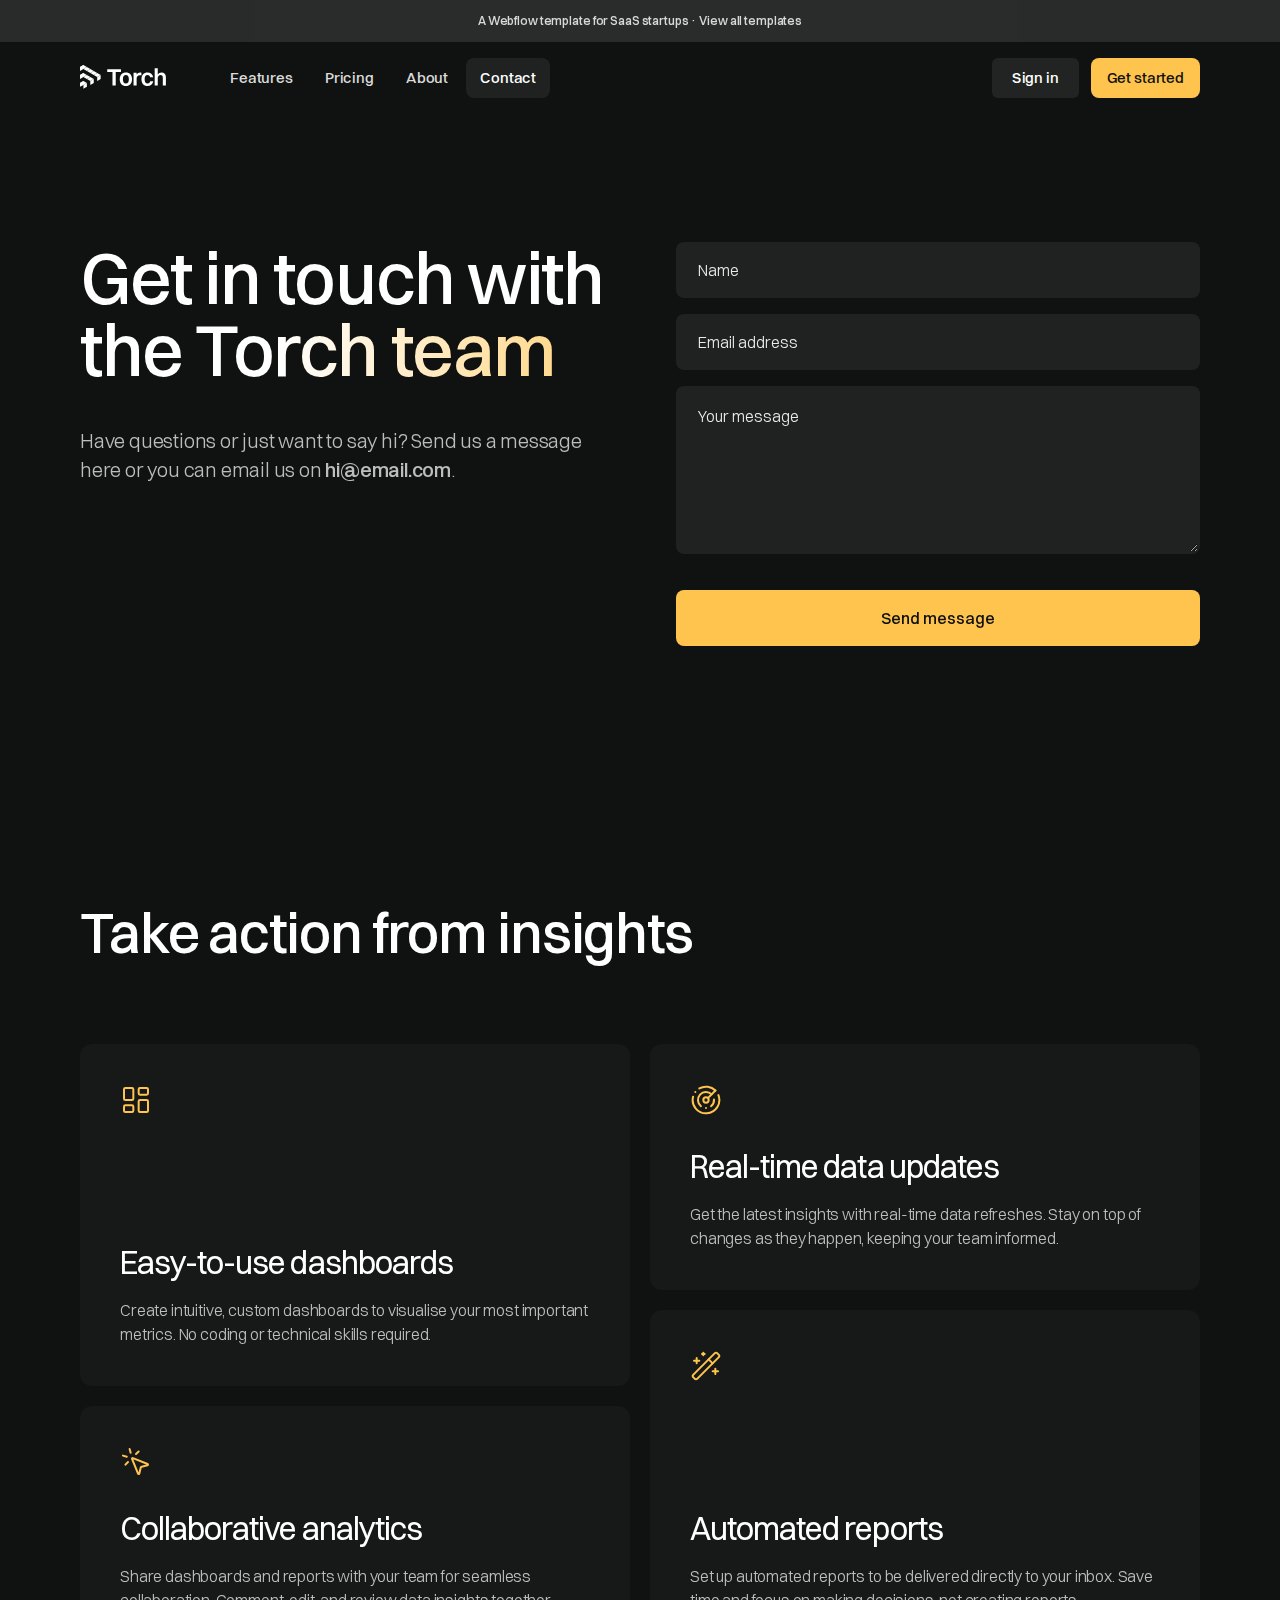
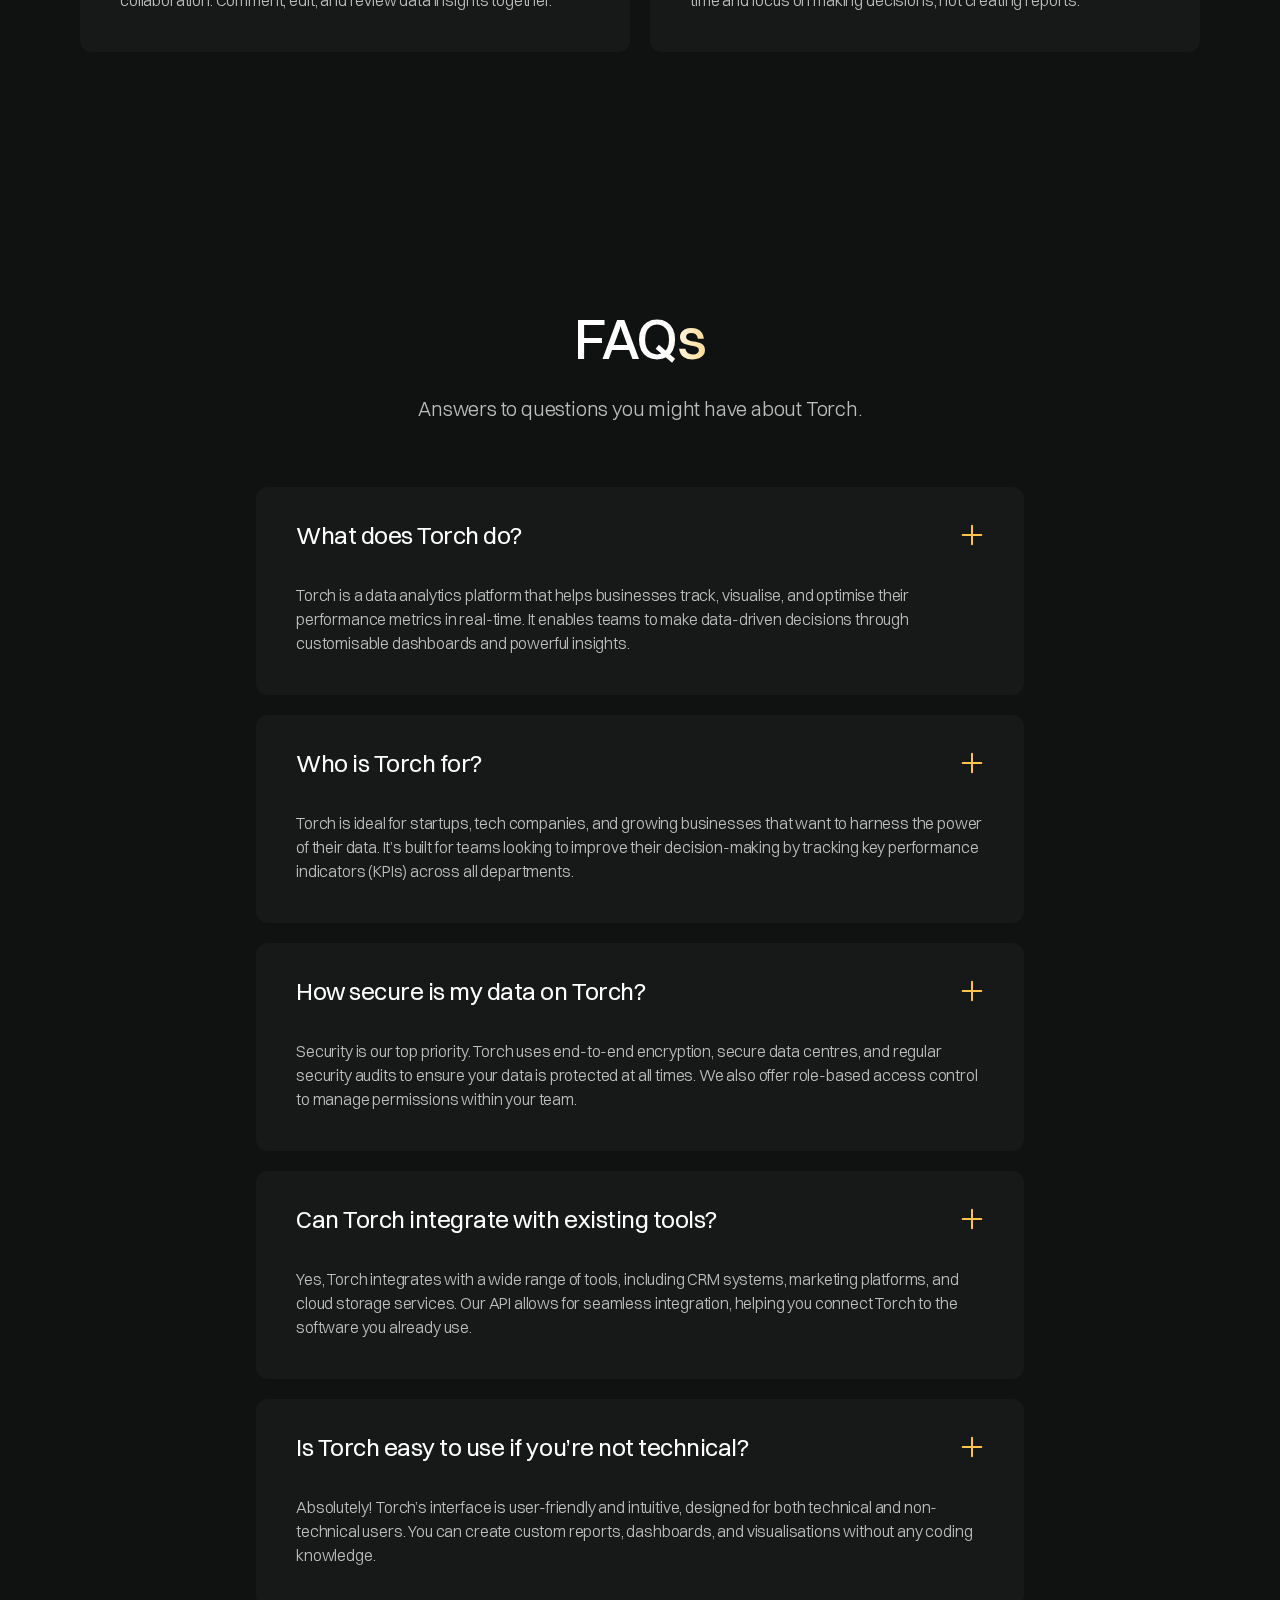
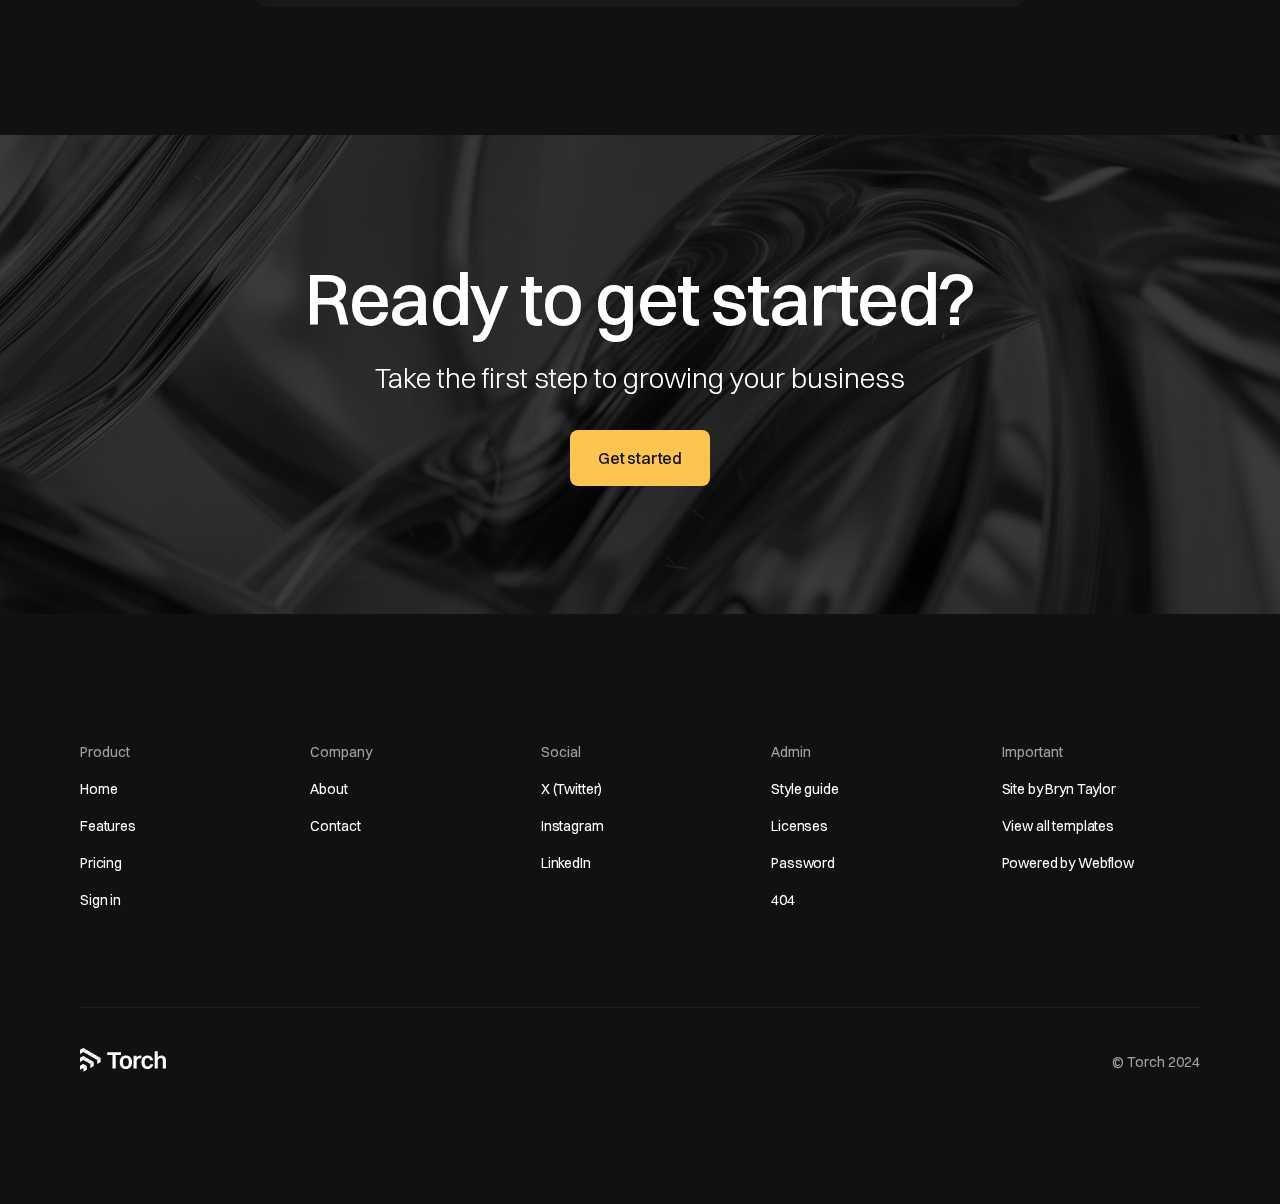
<file: contact.html>
<!DOCTYPE html><!--  This site was created in Webflow. https://webflow.com  --><!--  Last Published: Mon Jun 09 2025 08:12:32 GMT+0000 (Coordinated Universal Time)  -->
<html data-wf-page="684696b608b1036885173a5e" data-wf-site="684696b608b1036885173a65" lang="en">
<head>
  <meta charset="utf-8">
  <title>Torch · Contact</title>
  <meta content="Torch is a high-quality template for SaaS tech startups. It has multiple pages, sections and components to suit your needs. Take your company&#x27;s online presence to the next level." name="description">
  <meta content="Torch · Contact" property="og:title">
  <meta content="Torch is a high-quality template for SaaS tech startups. It has multiple pages, sections and components to suit your needs. Take your company&#x27;s online presence to the next level." property="og:description">
  <meta content="https://cdn.prod.website-files.com/66fad496e2674af9c6f8f4ef/6703e5e87c9ca1599100560c_torch-opengraph-image.png" property="og:image">
  <meta content="Torch · Contact" property="twitter:title">
  <meta content="Torch is a high-quality template for SaaS tech startups. It has multiple pages, sections and components to suit your needs. Take your company&#x27;s online presence to the next level." property="twitter:description">
  <meta content="https://cdn.prod.website-files.com/66fad496e2674af9c6f8f4ef/6703e5e87c9ca1599100560c_torch-opengraph-image.png" property="twitter:image">
  <meta property="og:type" content="website">
  <meta content="summary_large_image" name="twitter:card">
  <meta content="width=device-width, initial-scale=1" name="viewport">
  <meta content="Webflow" name="generator">
  <link href="css/normalize.css" rel="stylesheet" type="text/css">
  <link href="css/webflow.css" rel="stylesheet" type="text/css">
  <link href="css/vs-code-activity-896f6c37ec6bf93f75e470.webflow.css" rel="stylesheet" type="text/css">
  <script type="text/javascript">!function(o,c){var n=c.documentElement,t=" w-mod-";n.className+=t+"js",("ontouchstart"in o||o.DocumentTouch&&c instanceof DocumentTouch)&&(n.className+=t+"touch")}(window,document);</script>
  <link href="images/favicon.png" rel="shortcut icon" type="image/x-icon">
  <link href="images/webclip.png" rel="apple-touch-icon">
</head>
<body>
  <a href="https://www.bryntaylor.co.uk/platform/webflow?ref=template" target="_blank" class="section banner w-inline-block">
    <div class="container-large">
      <div>A Webflow template for SaaS startups · View all templates</div>
    </div>
  </a>
  <div data-animation="default" class="nav w-nav" data-easing2="ease" fs-scrolldisable-element="smart-nav" data-easing="ease" data-collapse="medium" data-w-id="abad23f6-3206-d95e-518e-2548f4c46996" role="banner" data-duration="400">
    <div class="nav-container">
      <div class="logo-wrapper">
        <a href="index.html" class="logo w-nav-brand"><img src="images/torch-logo.svg" loading="lazy" width="Auto" height="24" alt="Logo"></a>
        <nav role="navigation" id="w-node-abad23f6-3206-d95e-518e-2548f4c4699b-f4c46996" class="nav-menu w-nav-menu">
          <a href="features.html" class="nav-link w-nav-link">Features</a>
          <a href="pricing.html" class="nav-link w-nav-link">Pricing</a>
          <a href="about.html" class="nav-link w-nav-link">About</a>
          <a href="contact.html" aria-current="page" class="nav-link w-nav-link w--current">Contact</a>
        </nav>
      </div>
      <div id="w-node-abad23f6-3206-d95e-518e-2548f4c469b0-f4c46996" class="actions-wrapper">
        <a href="sign-in.html" class="button-secondary small hide-mobile-portrait w-button">Sign in</a>
        <a href="#" class="button small hide-mobile-portrait w-button">Get started</a>
        <div class="nav-menu-button w-nav-button">
          <div class="menu-icon">
            <div class="menu-icon-line-top"></div>
            <div class="menu-icon-line-bottom"></div>
          </div>
        </div>
      </div>
    </div>
  </div>
  <section class="section">
    <div class="container-large">
      <div class="grid-2-column">
        <div class="header-content">
          <h1 data-w-id="05c97b58-b1ac-eabe-afbc-3861dce3b03f" class="heading extra-large"><span class="text-gradient-overlay">Get in touch with the Torch team</span></h1>
          <div class="spacer-32"></div>
          <p data-w-id="05c97b58-b1ac-eabe-afbc-3861dce3b041" class="paragraph large">Have questions or just want to say hi? Send us a message here or you can email us on <a href="mailto:hi@email.com">hi@email.com</a>.</p>
        </div>
        <div class="form-block w-form">
          <form id="wf-form-Contact-Form" name="wf-form-Contact-Form" data-name="Contact Form" method="get" class="login-form" data-wf-page-id="684696b608b1036885173a5e" data-wf-element-id="f142e6f8-8b43-d96b-9586-3ca7e8487dd4"><input class="text-input w-input" maxlength="256" name="Name" data-name="Name" placeholder="Name" type="text" id="Name" required=""><input class="text-input w-input" maxlength="256" name="Email" data-name="Email" placeholder="Email address" type="email" id="Email" required=""><textarea id="Message" name="Message" maxlength="5000" data-name="Message" placeholder="Your message" required="" class="text-input area w-input"></textarea>
            <div class="spacer-4"></div><input type="submit" data-wait="Please wait..." id="w-node-f142e6f8-8b43-d96b-9586-3ca7e8487de8-85173a5e" class="button full-width w-button" value="Send message">
          </form>
          <div class="success-message alternate w-form-done">
            <div>Thank you, your submission has been received</div>
          </div>
          <div class="error-message w-form-fail">
            <div class="text-block">Something went wrong, please try again</div>
          </div>
        </div>
      </div>
    </div>
  </section>
  <section class="section">
    <div id="learn-more" class="container-large">
      <h2 class="heading large">Take action from insights</h2>
      <div class="spacer-80"></div>
      <div class="w-layout-grid card-list">
        <div id="w-node-_38f718e7-ef7d-cf1b-5d32-9110617504c1-617504ba" class="card-item"><img src="images/layout-dashboard.svg" loading="lazy" alt="Dashboard icon" class="icon-large">
          <div class="spacer-128"></div>
          <h3 class="heading medium">Easy-to-use dashboards</h3>
          <div class="spacer-16"></div>
          <p class="paragraph">Create intuitive, custom dashboards to visualise your most important metrics. No coding or technical skills required.</p>
        </div>
        <div class="card-item"><img src="images/radar.svg" loading="lazy" alt="Radar icon" class="icon-large">
          <div class="spacer-32"></div>
          <h3 class="heading medium">Real-time data updates</h3>
          <div class="spacer-16"></div>
          <p class="paragraph">Get the latest insights with real-time data refreshes. Stay on top of changes as they happen, keeping your team informed.</p>
        </div>
        <div id="w-node-d05e47e2-aa32-2547-947a-66fd2ccb7be0-617504ba" class="card-item"><img src="images/wand-sparkles.svg" loading="lazy" alt="Magic icon" class="icon-large">
          <div class="spacer-128"></div>
          <h3 class="heading medium">Automated reports</h3>
          <div class="spacer-16"></div>
          <p class="paragraph">Set up automated reports to be delivered directly to your inbox. Save time and focus on making decisions, not creating reports.</p>
        </div>
        <div class="card-item"><img src="images/mouse-pointer-click.svg" loading="lazy" alt="Mouse icon" class="icon-large">
          <div class="spacer-32"></div>
          <h3 class="heading medium">Collaborative analytics</h3>
          <div class="spacer-16"></div>
          <p class="paragraph">Share dashboards and reports with your team for seamless collaboration. Comment, edit, and review data insights together.</p>
        </div>
      </div>
    </div>
  </section>
  <section class="section">
    <div class="container-small">
      <div class="w-layout-grid faq-wrapper">
        <div class="faq-content">
          <h2><span class="text-gradient-overlay">FAQs</span></h2>
          <div class="spacer-24"></div>
          <p class="paragraph large">Answers to questions you might have about Torch.</p>
        </div>
        <div class="w-layout-grid faq-list">
          <div class="faq-accordion">
            <div data-w-id="ec766c24-12b7-b94d-ff49-9f5d83ef1eb9" class="faq-question">
              <h3 class="heading regular">What does Torch do?</h3><img src="images/plus.svg" loading="lazy" alt="Plus icon" class="faq-icon">
            </div>
            <div class="faq-answer">
              <p>Torch is a data analytics platform that helps businesses track, visualise, and optimise their performance metrics in real-time. It enables teams to make data-driven decisions through customisable dashboards and powerful insights.</p>
              <div class="spacer-40"></div>
            </div>
          </div>
          <div class="faq-accordion">
            <div data-w-id="54dd60b7-6fa8-ef93-355b-a321568ed0f3" class="faq-question">
              <h3 class="heading regular">Who is Torch for?</h3><img src="images/plus.svg" loading="lazy" alt="Plus icon" class="faq-icon">
            </div>
            <div class="faq-answer">
              <p>Torch is ideal for startups, tech companies, and growing businesses that want to harness the power of their data. It’s built for teams looking to improve their decision-making by tracking key performance indicators (KPIs) across all departments.</p>
              <div class="spacer-40"></div>
            </div>
          </div>
          <div class="faq-accordion">
            <div data-w-id="8ab634aa-24ca-0337-fd94-c3fe5e0a7e59" class="faq-question">
              <h3 class="heading regular">How secure is my data on Torch?</h3><img src="images/plus.svg" loading="lazy" alt="Plus icon" class="faq-icon">
            </div>
            <div class="faq-answer">
              <p>Security is our top priority. Torch uses end-to-end encryption, secure data centres, and regular security audits to ensure your data is protected at all times. We also offer role-based access control to manage permissions within your team.</p>
              <div class="spacer-40"></div>
            </div>
          </div>
          <div class="faq-accordion">
            <div data-w-id="c4ba0a19-3c90-69c7-36b8-7f895b683a5d" class="faq-question">
              <h3 class="heading regular">Can Torch integrate with existing tools?</h3><img src="images/plus.svg" loading="lazy" alt="Plus icon" class="faq-icon">
            </div>
            <div class="faq-answer">
              <p>Yes, Torch integrates with a wide range of tools, including CRM systems, marketing platforms, and cloud storage services. Our API allows for seamless integration, helping you connect Torch to the software you already use.</p>
              <div class="spacer-40"></div>
            </div>
          </div>
          <div class="faq-accordion">
            <div data-w-id="ee4ae58f-1cc5-15cd-2792-90620b0aa16a" class="faq-question">
              <h3 class="heading regular">Is Torch easy to use if you’re not technical?</h3><img src="images/plus.svg" loading="lazy" alt="Plus icon" class="faq-icon">
            </div>
            <div class="faq-answer">
              <p>Absolutely! Torch’s interface is user-friendly and intuitive, designed for both technical and non-technical users. You can create custom reports, dashboards, and visualisations without any coding knowledge.</p>
              <div class="spacer-40"></div>
            </div>
          </div>
        </div>
      </div>
    </div>
  </section>
  <section class="section is-relative">
    <div class="cta-card-content">
      <div class="text-box">
        <div>
          <h2 class="heading extra-large">Ready to get started?</h2>
        </div>
        <div class="spacer-16"></div>
        <div class="paragraph extra-large">Take the first step to growing your business</div>
      </div>
      <div class="spacer-32"></div>
      <a href="#" class="button w-button">Get started</a>
    </div>
    <div class="gradient-image"></div>
  </section>
  <section class="section">
    <div class="container-large">
      <div class="footer-grid">
        <div class="footer-column">
          <div class="text-color-muted">Product</div>
          <a href="index.html" class="footer-link">Home</a>
          <a href="features.html" class="footer-link">Features</a>
          <a href="pricing.html" class="footer-link">Pricing</a>
          <a href="sign-in.html" class="footer-link">Sign in</a>
        </div>
        <div class="footer-column">
          <div class="text-color-muted">Company</div>
          <a href="about.html" class="footer-link">About</a>
          <a href="contact.html" aria-current="page" class="footer-link w--current">Contact</a>
        </div>
        <div class="footer-column">
          <div class="text-color-muted">Social</div>
          <a href="https://x.com/" target="_blank" class="footer-link">X (Twitter)</a>
          <a href="https://www.instagram.com/" target="_blank" class="footer-link">Instagram</a>
          <a href="https://www.linkedin.com/" target="_blank" class="footer-link">LinkedIn</a>
        </div>
        <div class="footer-column">
          <div class="text-color-muted">Admin</div>
          <a href="admin/styleguide.html" class="footer-link">Style guide</a>
          <a href="admin/licenses.html" class="footer-link">Licenses</a>
          <a href="401.html" class="footer-link">Password</a>
          <a href="404.html" class="footer-link">404</a>
        </div>
        <div class="footer-column">
          <div class="text-color-muted">Important</div>
          <a href="https://www.bryntaylor.co.uk/?ref=template" target="_blank" class="footer-link">Site by Bryn Taylor</a>
          <a href="https://www.bryntaylor.co.uk/platform/webflow?ref=template" target="_blank" class="footer-link">View all templates</a>
          <a href="https://webflow.com/" target="_blank" class="footer-link">Powered by Webflow</a>
        </div>
      </div>
      <div class="spacer-96"></div>
      <div class="divider-line"></div>
      <div class="spacer-40"></div>
      <div class="footer-bottom">
        <a href="index.html" class="logo w-nav-brand"><img src="images/torch-logo.svg" loading="lazy" width="Auto" height="24" alt="Logo"></a>
        <div class="footer-link text-color-muted">© Torch 2024</div>
      </div>
    </div>
  </section>
  <script src="https://d3e54v103j8qbb.cloudfront.net/js/jquery-3.5.1.min.dc5e7f18c8.js?site=684696b608b1036885173a65" type="text/javascript" integrity="sha256-9/aliU8dGd2tb6OSsuzixeV4y/faTqgFtohetphbbj0=" crossorigin="anonymous"></script>
  <script src="js/webflow.js" type="text/javascript"></script>
</body>
</html>
</file>
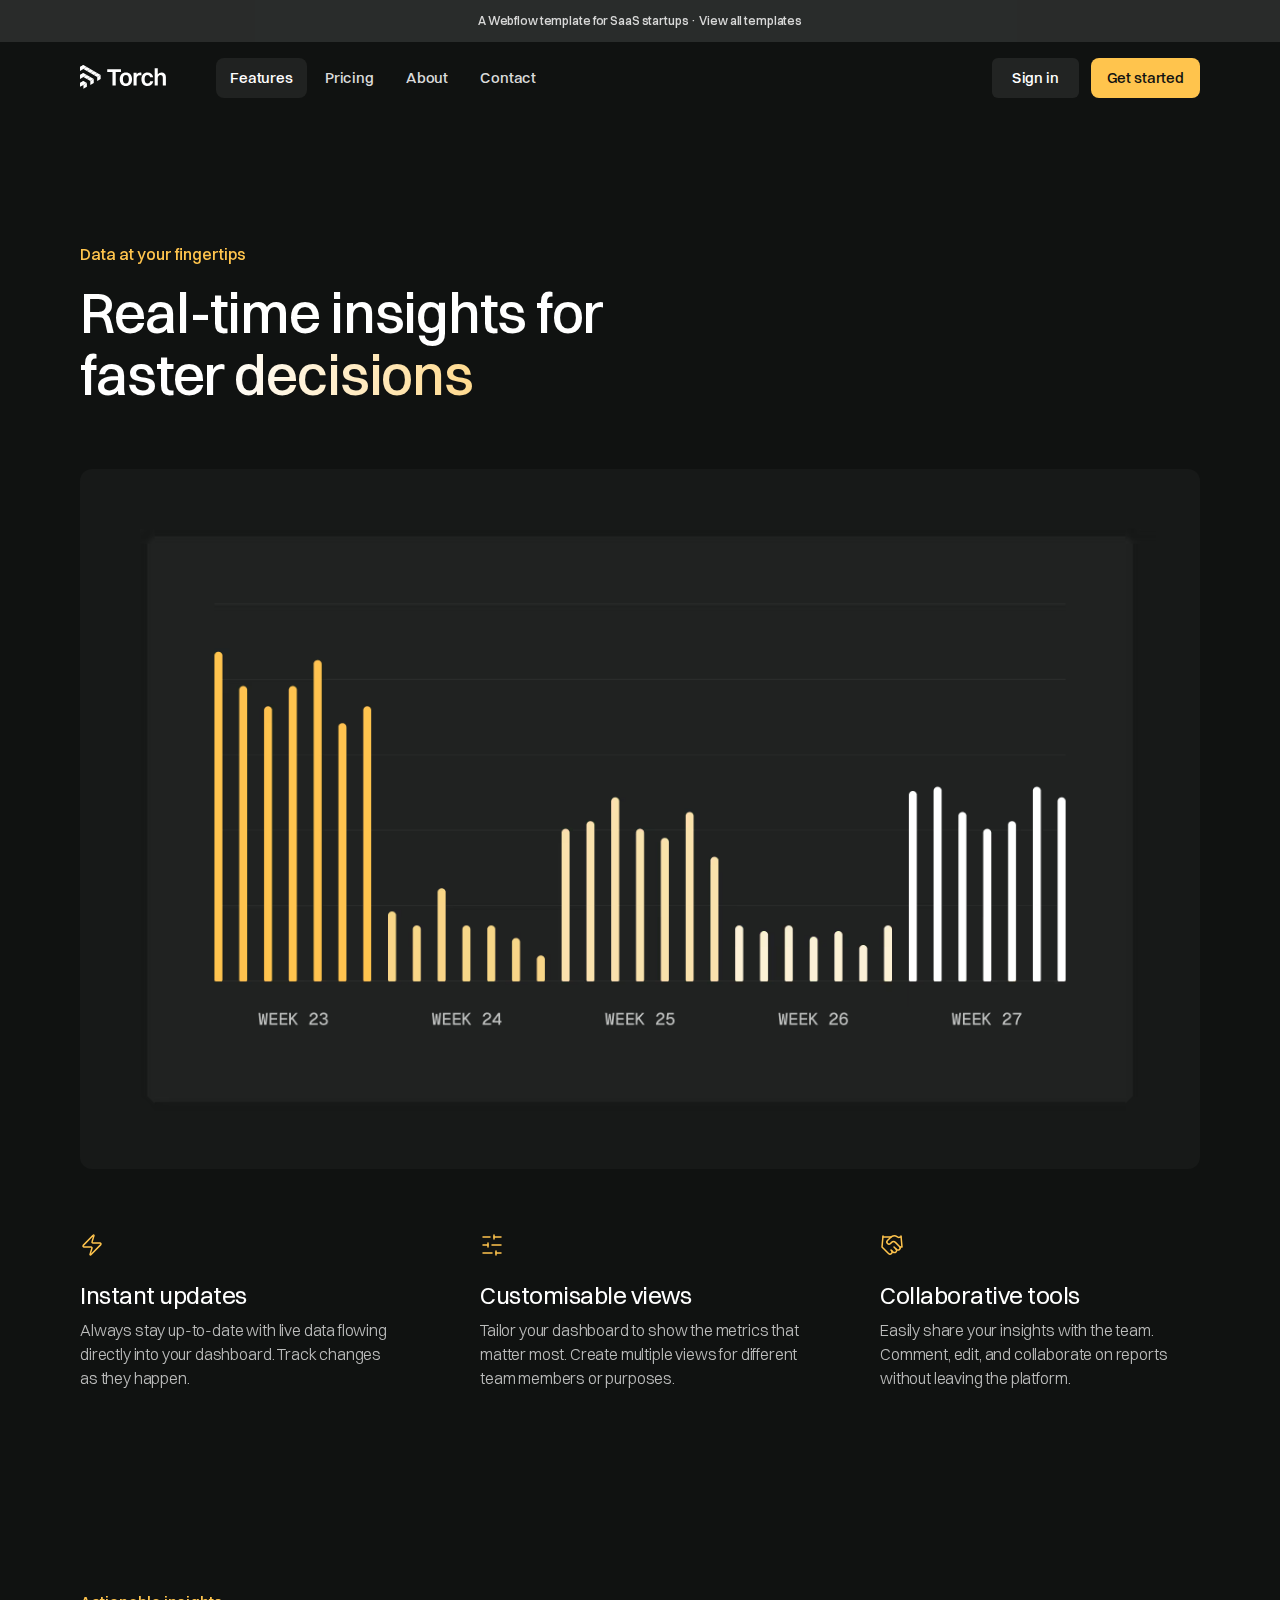
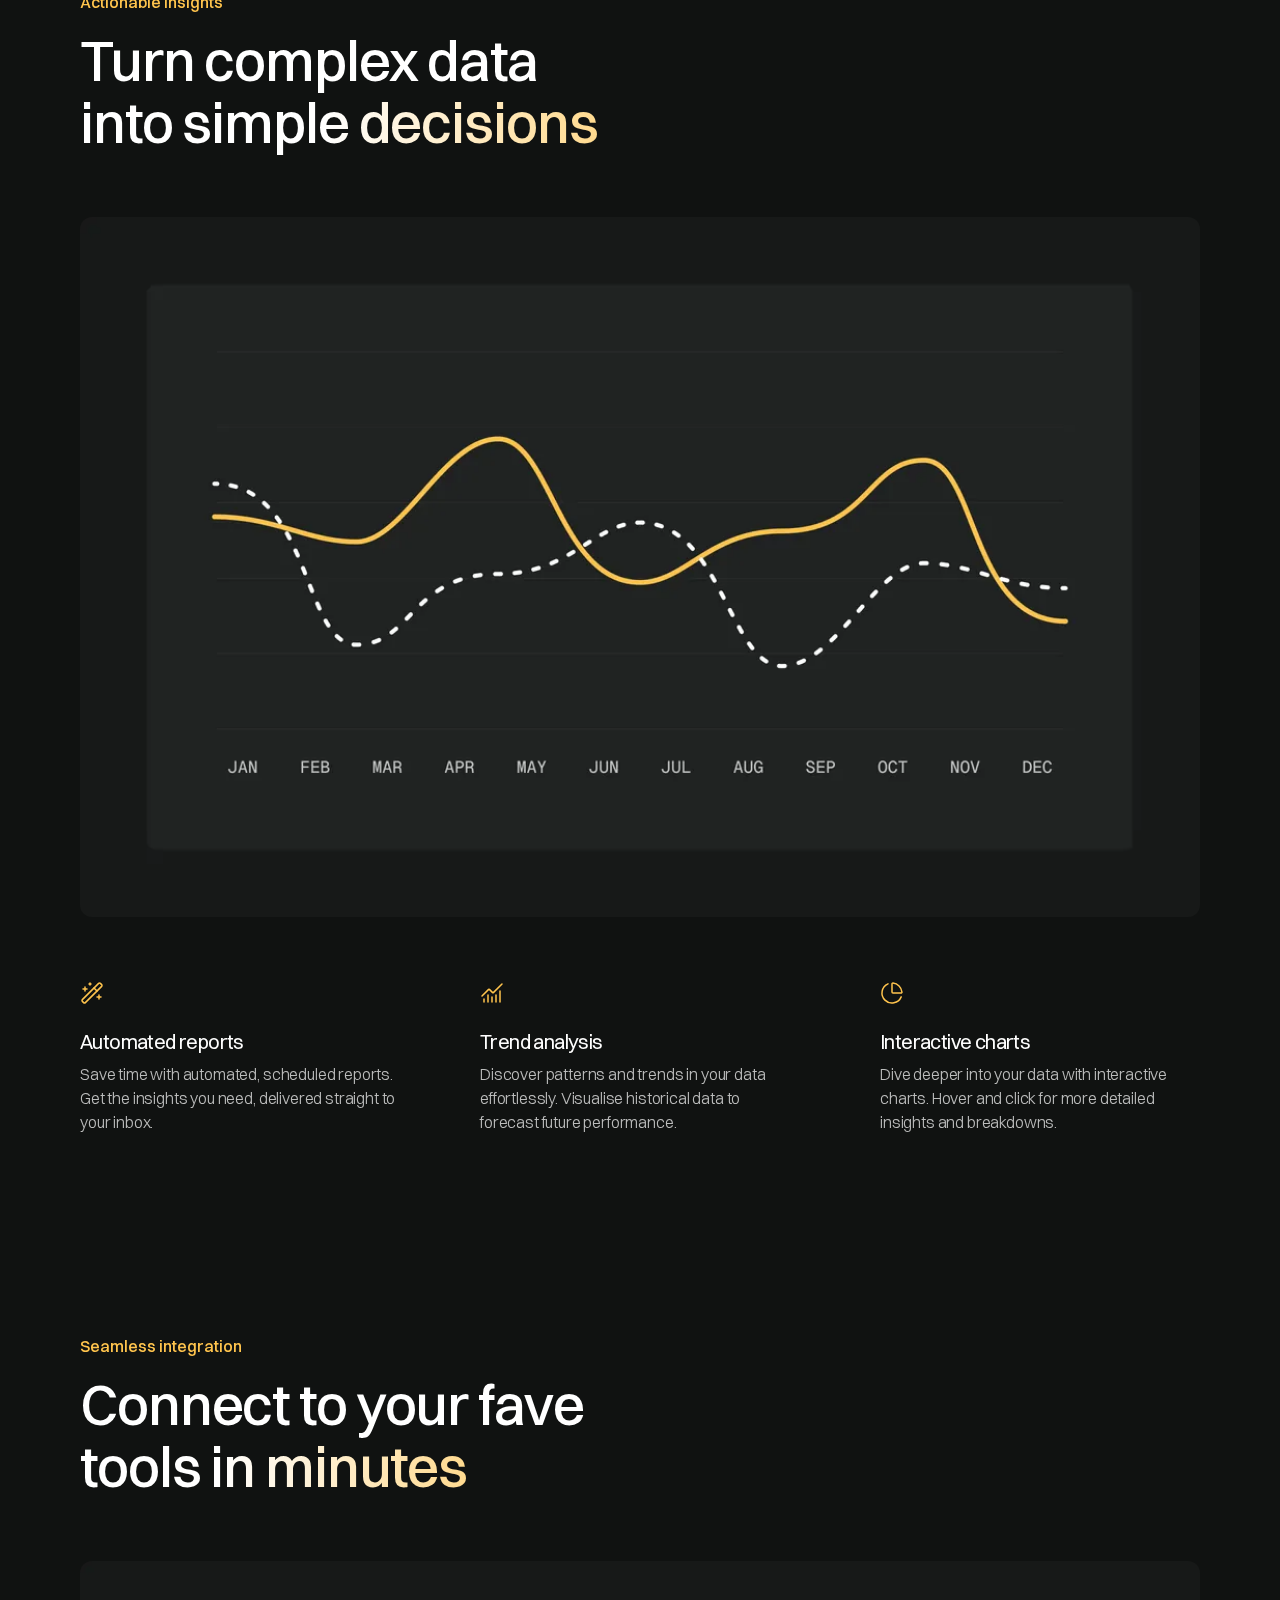
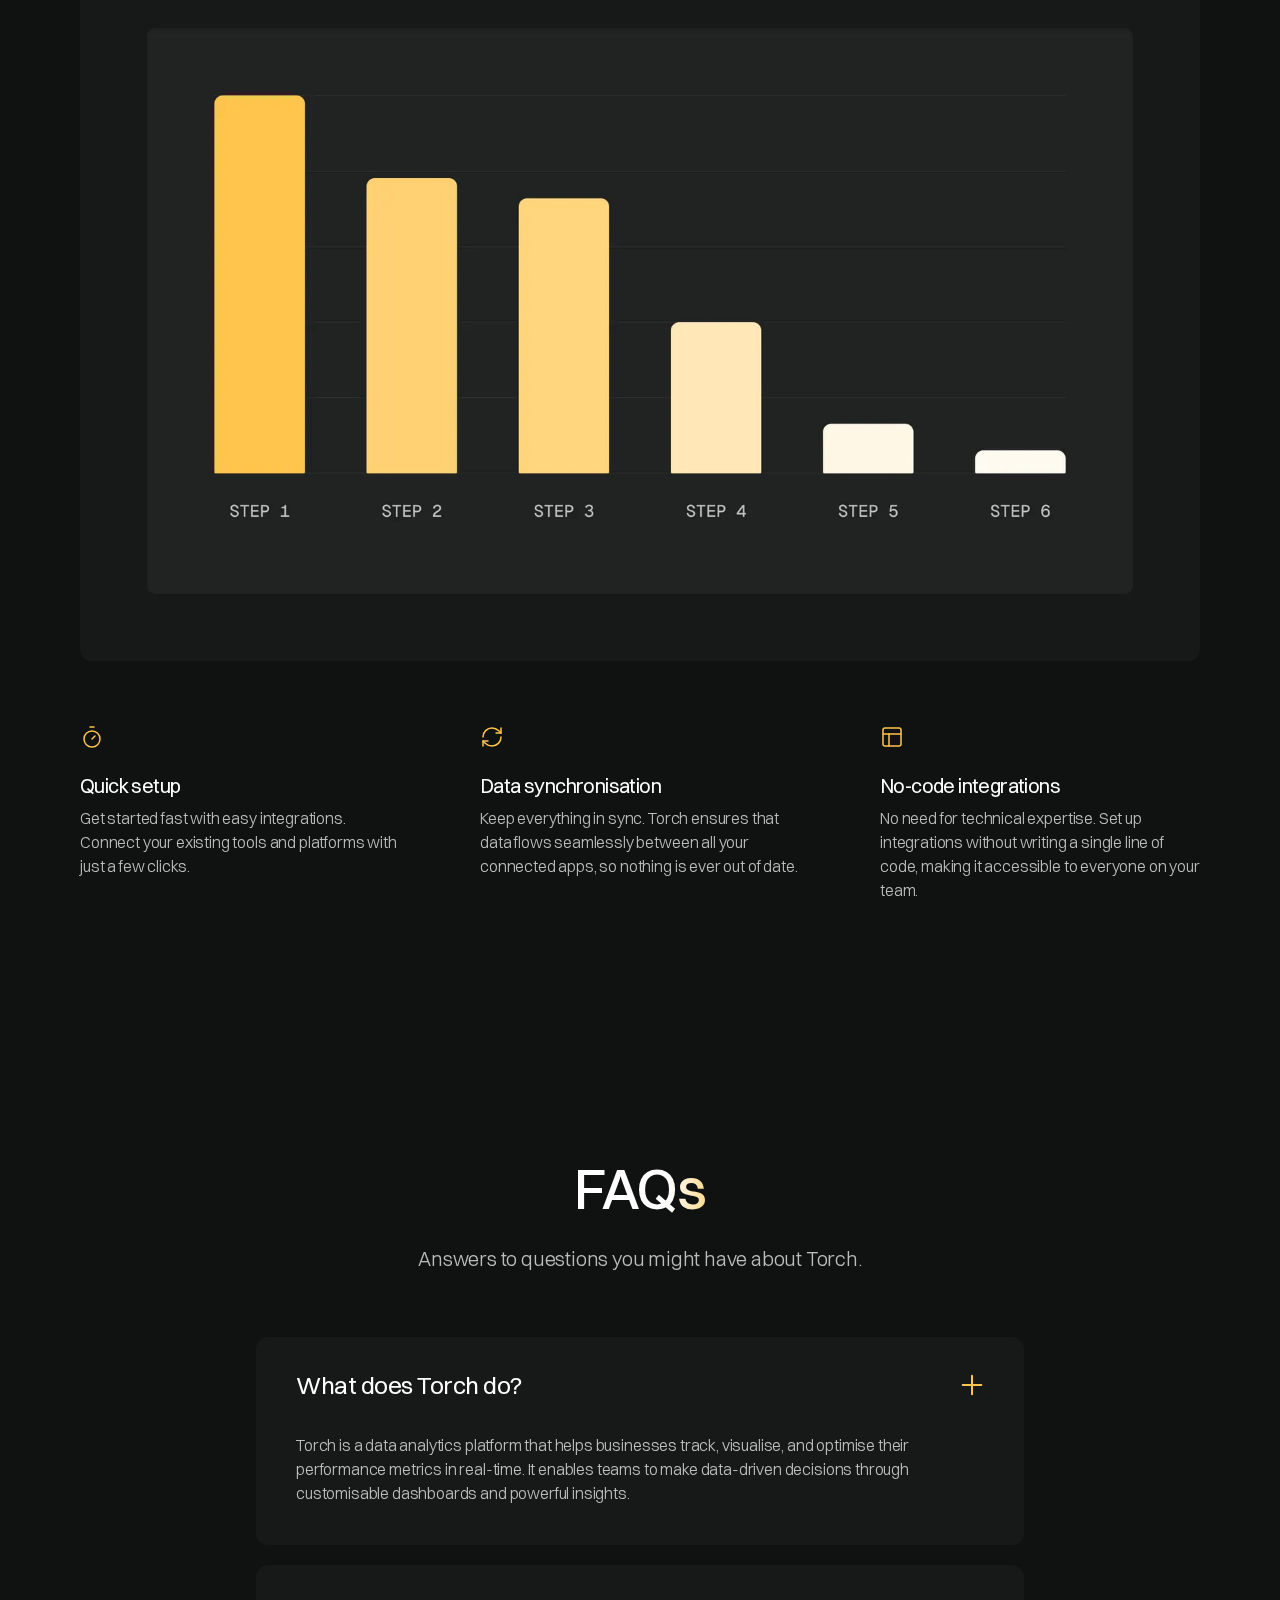
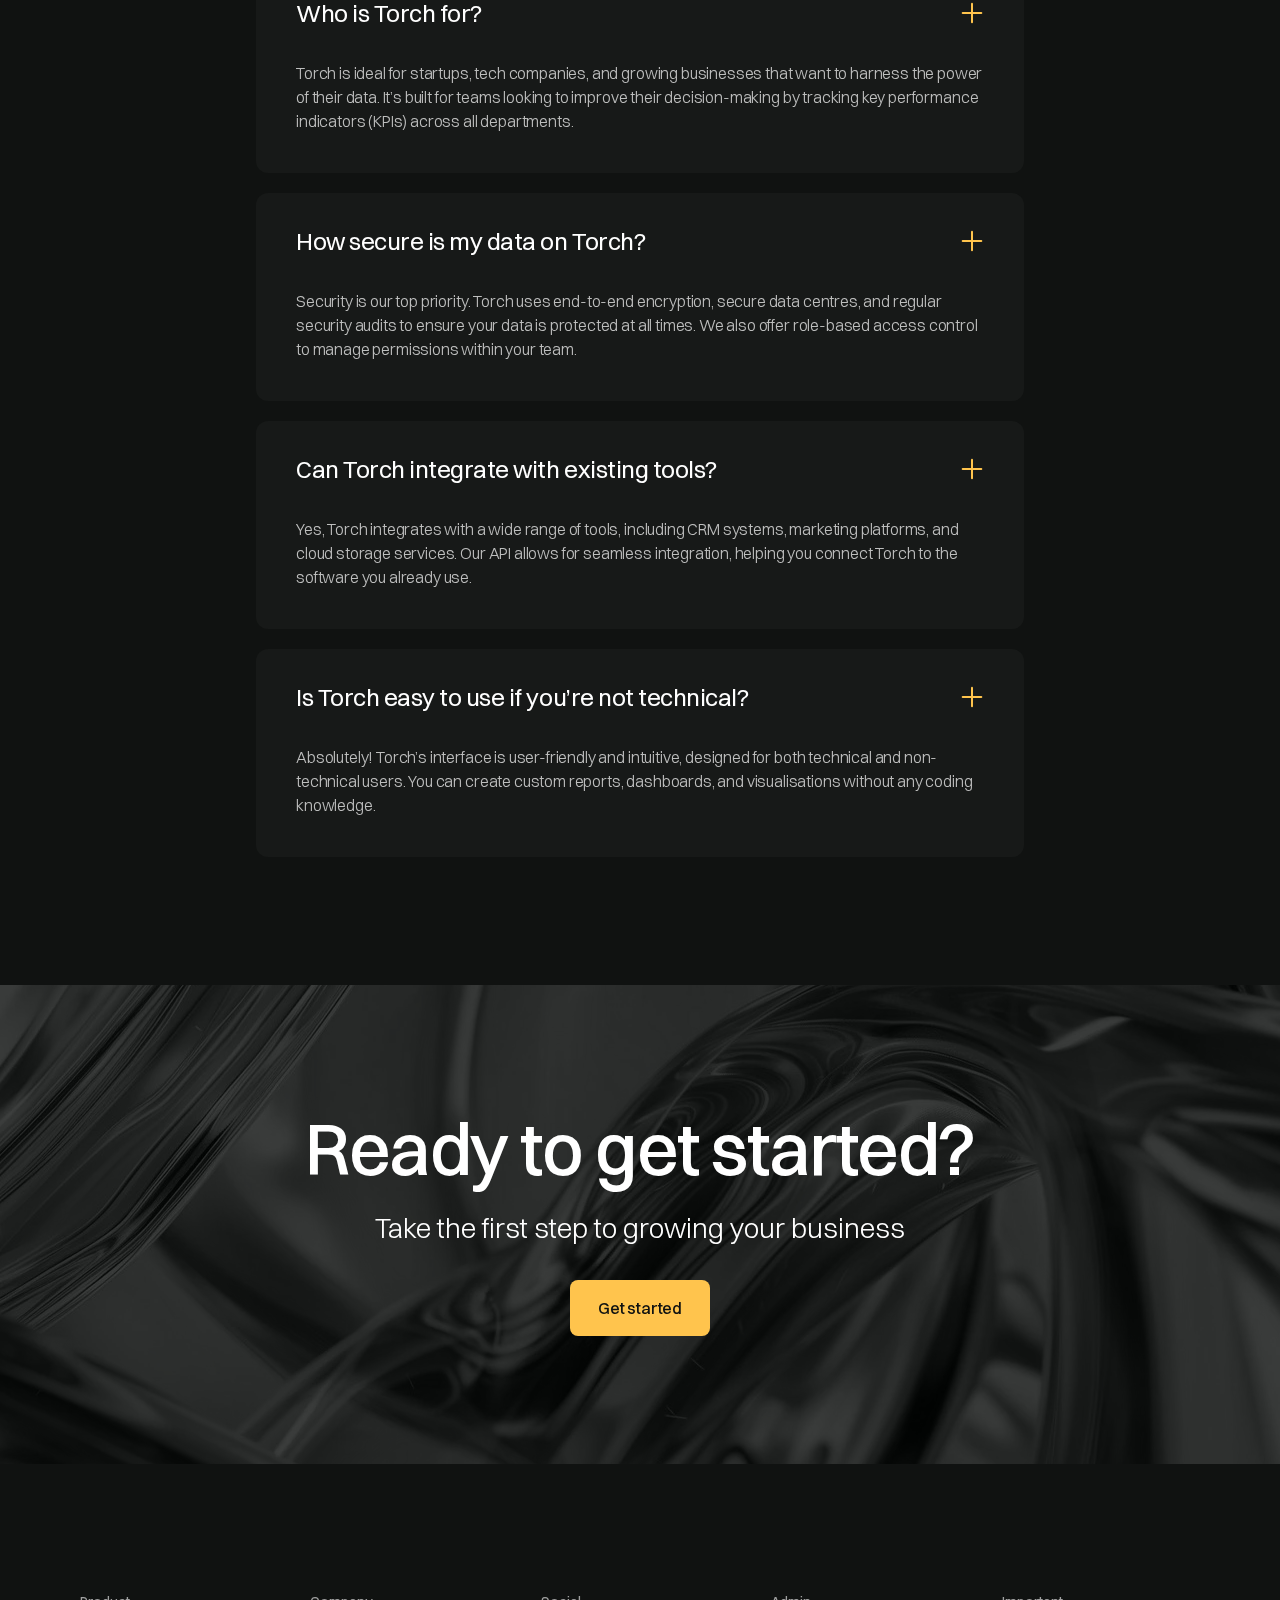
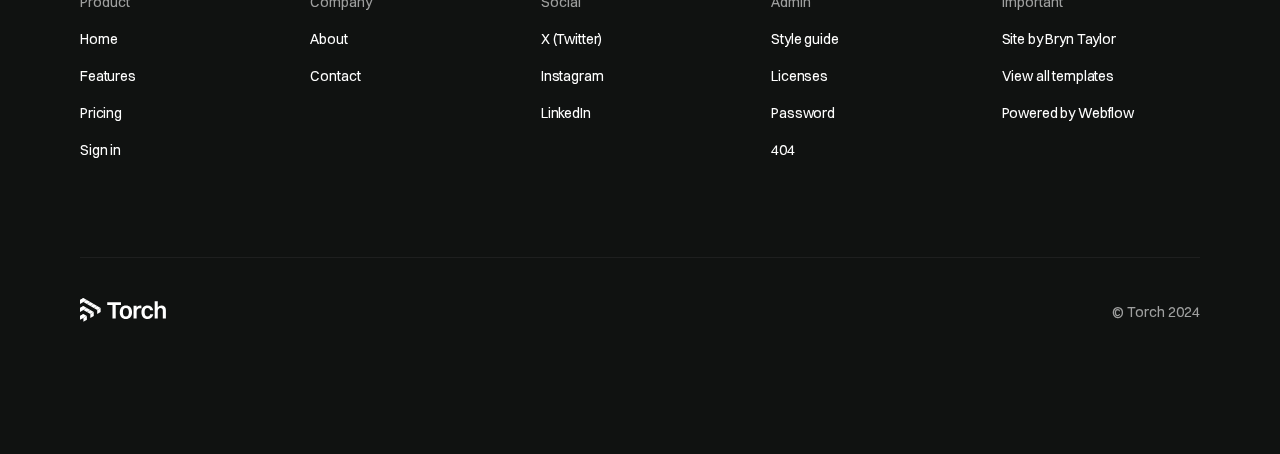
<file: features.html>
<!DOCTYPE html><!--  This site was created in Webflow. https://webflow.com  --><!--  Last Published: Mon Jun 09 2025 08:12:32 GMT+0000 (Coordinated Universal Time)  -->
<html data-wf-page="684696b608b1036885173a5c" data-wf-site="684696b608b1036885173a65" lang="en">
<head>
  <meta charset="utf-8">
  <title>Torch · Features</title>
  <meta content="Torch is a high-quality template for SaaS tech startups. It has multiple pages, sections and components to suit your needs. Take your company&#x27;s online presence to the next level." name="description">
  <meta content="Torch · Features" property="og:title">
  <meta content="Torch is a high-quality template for SaaS tech startups. It has multiple pages, sections and components to suit your needs. Take your company&#x27;s online presence to the next level." property="og:description">
  <meta content="https://cdn.prod.website-files.com/66fad496e2674af9c6f8f4ef/6703e5e87c9ca1599100560c_torch-opengraph-image.png" property="og:image">
  <meta content="Torch · Features" property="twitter:title">
  <meta content="Torch is a high-quality template for SaaS tech startups. It has multiple pages, sections and components to suit your needs. Take your company&#x27;s online presence to the next level." property="twitter:description">
  <meta content="https://cdn.prod.website-files.com/66fad496e2674af9c6f8f4ef/6703e5e87c9ca1599100560c_torch-opengraph-image.png" property="twitter:image">
  <meta property="og:type" content="website">
  <meta content="summary_large_image" name="twitter:card">
  <meta content="width=device-width, initial-scale=1" name="viewport">
  <meta content="Webflow" name="generator">
  <link href="css/normalize.css" rel="stylesheet" type="text/css">
  <link href="css/webflow.css" rel="stylesheet" type="text/css">
  <link href="css/vs-code-activity-896f6c37ec6bf93f75e470.webflow.css" rel="stylesheet" type="text/css">
  <script type="text/javascript">!function(o,c){var n=c.documentElement,t=" w-mod-";n.className+=t+"js",("ontouchstart"in o||o.DocumentTouch&&c instanceof DocumentTouch)&&(n.className+=t+"touch")}(window,document);</script>
  <link href="images/favicon.png" rel="shortcut icon" type="image/x-icon">
  <link href="images/webclip.png" rel="apple-touch-icon">
</head>
<body>
  <a href="https://www.bryntaylor.co.uk/platform/webflow?ref=template" target="_blank" class="section banner w-inline-block">
    <div class="container-large">
      <div>A Webflow template for SaaS startups · View all templates</div>
    </div>
  </a>
  <div data-animation="default" class="nav w-nav" data-easing2="ease" fs-scrolldisable-element="smart-nav" data-easing="ease" data-collapse="medium" data-w-id="abad23f6-3206-d95e-518e-2548f4c46996" role="banner" data-duration="400">
    <div class="nav-container">
      <div class="logo-wrapper">
        <a href="index.html" class="logo w-nav-brand"><img src="images/torch-logo.svg" loading="lazy" width="Auto" height="24" alt="Logo"></a>
        <nav role="navigation" id="w-node-abad23f6-3206-d95e-518e-2548f4c4699b-f4c46996" class="nav-menu w-nav-menu">
          <a href="features.html" aria-current="page" class="nav-link w-nav-link w--current">Features</a>
          <a href="pricing.html" class="nav-link w-nav-link">Pricing</a>
          <a href="about.html" class="nav-link w-nav-link">About</a>
          <a href="contact.html" class="nav-link w-nav-link">Contact</a>
        </nav>
      </div>
      <div id="w-node-abad23f6-3206-d95e-518e-2548f4c469b0-f4c46996" class="actions-wrapper">
        <a href="sign-in.html" class="button-secondary small hide-mobile-portrait w-button">Sign in</a>
        <a href="#" class="button small hide-mobile-portrait w-button">Get started</a>
        <div class="nav-menu-button w-nav-button">
          <div class="menu-icon">
            <div class="menu-icon-line-top"></div>
            <div class="menu-icon-line-bottom"></div>
          </div>
        </div>
      </div>
    </div>
  </div>
  <section class="section">
    <div class="container-large">
      <div class="features-list">
        <div class="w-layout-grid feature-item">
          <div class="feature-content">
            <div class="text-color-accent text-weight-medium">Data at your fingertips</div>
            <div class="spacer-16"></div>
            <h2 class="heading large"><span class="text-gradient-overlay">Real-time insights for faster decisions</span></h2>
          </div>
          <div class="image-wrapper"><img src="images/torch-product-image-2_1torch-product-image-2.avif" loading="lazy" sizes="(max-width: 767px) 83vw, (max-width: 991px) 87vw, 84vw" srcset="images/torch-product-image-2_1torch-product-image-2.avif 500w, images/torch-product-image-2_1torch-product-image-2.avif 800w, images/torch-product-image-2_1torch-product-image-2.avif 2400w" alt="Product image" class="feature-image"></div>
          <div class="grid-3-column">
            <div class="benefit-item"><img src="images/zap.svg" loading="lazy" alt="Zap icon" class="icon-medium">
              <div class="spacer-24"></div>
              <h3 class="heading regular">Instant updates</h3>
              <div class="spacer-8"></div>
              <p class="paragraph">Always stay up-to-date with live data flowing directly into your dashboard. Track changes as they happen.</p>
            </div>
            <div class="benefit-item"><img src="images/sliders-horizontal.svg" loading="lazy" alt="Sliders icon" class="icon-medium">
              <div class="spacer-24"></div>
              <h3 class="heading regular">Customisable views</h3>
              <div class="spacer-8"></div>
              <p class="paragraph">Tailor your dashboard to show the metrics that matter most. Create multiple views for different team members or purposes.</p>
            </div>
            <div class="benefit-item"><img src="images/handshake.svg" loading="lazy" alt="Handshake icon" class="icon-medium">
              <div class="spacer-24"></div>
              <h3 class="heading regular">Collaborative tools</h3>
              <div class="spacer-8"></div>
              <p class="paragraph">Easily share your insights with the team. Comment, edit, and collaborate on reports without leaving the platform.</p>
            </div>
          </div>
        </div>
        <div class="w-layout-grid feature-item">
          <div class="feature-content">
            <div class="text-color-accent text-weight-medium">Actionable insights</div>
            <div class="spacer-16"></div>
            <h2 class="heading large"><span class="text-gradient-overlay">Turn complex data into simple decisions</span></h2>
          </div>
          <div class="image-wrapper"><img src="images/torch-product-image-3_1torch-product-image-3.avif" loading="lazy" sizes="(max-width: 767px) 83vw, (max-width: 991px) 87vw, 84vw" srcset="images/torch-product-image-3_1torch-product-image-3.avif 500w, images/torch-product-image-3_1torch-product-image-3.avif 800w, images/torch-product-image-3_1torch-product-image-3.avif 1080w, images/torch-product-image-3_1torch-product-image-3.avif 2400w" alt="Product image" class="feature-image"></div>
          <div class="grid-3-column">
            <div class="benefit-item"><img src="images/wand-sparkles.svg" loading="lazy" alt="Magic icon" class="icon-medium">
              <div class="spacer-24"></div>
              <h3 class="heading small">Automated reports</h3>
              <div class="spacer-8"></div>
              <p class="paragraph">Save time with automated, scheduled reports. Get the insights you need, delivered straight to your inbox.</p>
            </div>
            <div class="benefit-item"><img src="images/chart-no-axes-combined.svg" loading="lazy" alt="Chart icon" class="icon-medium">
              <div class="spacer-24"></div>
              <h3 class="heading small">Trend analysis</h3>
              <div class="spacer-8"></div>
              <p class="paragraph">Discover patterns and trends in your data effortlessly. Visualise historical data to forecast future performance.</p>
            </div>
            <div class="benefit-item"><img src="images/chart-pie.svg" loading="lazy" alt="Pie icon" class="icon-medium">
              <div class="spacer-24"></div>
              <h3 class="heading small">Interactive charts</h3>
              <div class="spacer-8"></div>
              <p class="paragraph">Dive deeper into your data with interactive charts. Hover and click for more detailed insights and breakdowns.</p>
            </div>
          </div>
        </div>
        <div class="w-layout-grid feature-item">
          <div class="feature-content">
            <div class="text-color-accent text-weight-medium">Seamless integration</div>
            <div class="spacer-16"></div>
            <h2 class="heading large"><span class="text-gradient-overlay">Connect to your fave tools in minutes</span></h2>
          </div>
          <div class="image-wrapper"><img src="images/torch-product-image-4_1torch-product-image-4.avif" loading="lazy" sizes="(max-width: 767px) 83vw, (max-width: 991px) 87vw, 84vw" srcset="images/torch-product-image-4_1torch-product-image-4.avif 500w, images/torch-product-image-4_1torch-product-image-4.avif 800w, images/torch-product-image-4_1torch-product-image-4.avif 2400w" alt="Product image" class="feature-image"></div>
          <div class="grid-3-column">
            <div class="benefit-item"><img src="images/timer.svg" loading="lazy" alt="Timer icon" class="icon-medium">
              <div class="spacer-24"></div>
              <h3 class="heading small">Quick setup</h3>
              <div class="spacer-8"></div>
              <p class="paragraph">Get started fast with easy integrations. Connect your existing tools and platforms with just a few clicks.</p>
            </div>
            <div class="benefit-item"><img src="images/refresh-cw.svg" loading="lazy" alt="Refresh icon" class="icon-medium">
              <div class="spacer-24"></div>
              <h3 class="heading small">Data synchronisation</h3>
              <div class="spacer-8"></div>
              <p class="paragraph">Keep everything in sync. Torch ensures that data flows seamlessly between all your connected apps, so nothing is ever out of date.</p>
            </div>
            <div class="benefit-item"><img src="images/panels-top-left.svg" loading="lazy" alt="Panel icon" class="icon-medium">
              <div class="spacer-24"></div>
              <h3 class="heading small">No-code integrations</h3>
              <div class="spacer-8"></div>
              <p class="paragraph">No need for technical expertise. Set up integrations without writing a single line of code, making it accessible to everyone on your team.</p>
            </div>
          </div>
        </div>
      </div>
    </div>
  </section>
  <section class="section">
    <div class="container-small">
      <div class="w-layout-grid faq-wrapper">
        <div class="faq-content">
          <h2><span class="text-gradient-overlay">FAQs</span></h2>
          <div class="spacer-24"></div>
          <p class="paragraph large">Answers to questions you might have about Torch.</p>
        </div>
        <div class="w-layout-grid faq-list">
          <div class="faq-accordion">
            <div data-w-id="ec766c24-12b7-b94d-ff49-9f5d83ef1eb9" class="faq-question">
              <h3 class="heading regular">What does Torch do?</h3><img src="images/plus.svg" loading="lazy" alt="Plus icon" class="faq-icon">
            </div>
            <div class="faq-answer">
              <p>Torch is a data analytics platform that helps businesses track, visualise, and optimise their performance metrics in real-time. It enables teams to make data-driven decisions through customisable dashboards and powerful insights.</p>
              <div class="spacer-40"></div>
            </div>
          </div>
          <div class="faq-accordion">
            <div data-w-id="54dd60b7-6fa8-ef93-355b-a321568ed0f3" class="faq-question">
              <h3 class="heading regular">Who is Torch for?</h3><img src="images/plus.svg" loading="lazy" alt="Plus icon" class="faq-icon">
            </div>
            <div class="faq-answer">
              <p>Torch is ideal for startups, tech companies, and growing businesses that want to harness the power of their data. It’s built for teams looking to improve their decision-making by tracking key performance indicators (KPIs) across all departments.</p>
              <div class="spacer-40"></div>
            </div>
          </div>
          <div class="faq-accordion">
            <div data-w-id="8ab634aa-24ca-0337-fd94-c3fe5e0a7e59" class="faq-question">
              <h3 class="heading regular">How secure is my data on Torch?</h3><img src="images/plus.svg" loading="lazy" alt="Plus icon" class="faq-icon">
            </div>
            <div class="faq-answer">
              <p>Security is our top priority. Torch uses end-to-end encryption, secure data centres, and regular security audits to ensure your data is protected at all times. We also offer role-based access control to manage permissions within your team.</p>
              <div class="spacer-40"></div>
            </div>
          </div>
          <div class="faq-accordion">
            <div data-w-id="c4ba0a19-3c90-69c7-36b8-7f895b683a5d" class="faq-question">
              <h3 class="heading regular">Can Torch integrate with existing tools?</h3><img src="images/plus.svg" loading="lazy" alt="Plus icon" class="faq-icon">
            </div>
            <div class="faq-answer">
              <p>Yes, Torch integrates with a wide range of tools, including CRM systems, marketing platforms, and cloud storage services. Our API allows for seamless integration, helping you connect Torch to the software you already use.</p>
              <div class="spacer-40"></div>
            </div>
          </div>
          <div class="faq-accordion">
            <div data-w-id="ee4ae58f-1cc5-15cd-2792-90620b0aa16a" class="faq-question">
              <h3 class="heading regular">Is Torch easy to use if you’re not technical?</h3><img src="images/plus.svg" loading="lazy" alt="Plus icon" class="faq-icon">
            </div>
            <div class="faq-answer">
              <p>Absolutely! Torch’s interface is user-friendly and intuitive, designed for both technical and non-technical users. You can create custom reports, dashboards, and visualisations without any coding knowledge.</p>
              <div class="spacer-40"></div>
            </div>
          </div>
        </div>
      </div>
    </div>
  </section>
  <section class="section is-relative">
    <div class="cta-card-content">
      <div class="text-box">
        <div>
          <h2 class="heading extra-large">Ready to get started?</h2>
        </div>
        <div class="spacer-16"></div>
        <div class="paragraph extra-large">Take the first step to growing your business</div>
      </div>
      <div class="spacer-32"></div>
      <a href="#" class="button w-button">Get started</a>
    </div>
    <div class="gradient-image"></div>
  </section>
  <section class="section">
    <div class="container-large">
      <div class="footer-grid">
        <div class="footer-column">
          <div class="text-color-muted">Product</div>
          <a href="index.html" class="footer-link">Home</a>
          <a href="features.html" aria-current="page" class="footer-link w--current">Features</a>
          <a href="pricing.html" class="footer-link">Pricing</a>
          <a href="sign-in.html" class="footer-link">Sign in</a>
        </div>
        <div class="footer-column">
          <div class="text-color-muted">Company</div>
          <a href="about.html" class="footer-link">About</a>
          <a href="contact.html" class="footer-link">Contact</a>
        </div>
        <div class="footer-column">
          <div class="text-color-muted">Social</div>
          <a href="https://x.com/" target="_blank" class="footer-link">X (Twitter)</a>
          <a href="https://www.instagram.com/" target="_blank" class="footer-link">Instagram</a>
          <a href="https://www.linkedin.com/" target="_blank" class="footer-link">LinkedIn</a>
        </div>
        <div class="footer-column">
          <div class="text-color-muted">Admin</div>
          <a href="admin/styleguide.html" class="footer-link">Style guide</a>
          <a href="admin/licenses.html" class="footer-link">Licenses</a>
          <a href="401.html" class="footer-link">Password</a>
          <a href="404.html" class="footer-link">404</a>
        </div>
        <div class="footer-column">
          <div class="text-color-muted">Important</div>
          <a href="https://www.bryntaylor.co.uk/?ref=template" target="_blank" class="footer-link">Site by Bryn Taylor</a>
          <a href="https://www.bryntaylor.co.uk/platform/webflow?ref=template" target="_blank" class="footer-link">View all templates</a>
          <a href="https://webflow.com/" target="_blank" class="footer-link">Powered by Webflow</a>
        </div>
      </div>
      <div class="spacer-96"></div>
      <div class="divider-line"></div>
      <div class="spacer-40"></div>
      <div class="footer-bottom">
        <a href="index.html" class="logo w-nav-brand"><img src="images/torch-logo.svg" loading="lazy" width="Auto" height="24" alt="Logo"></a>
        <div class="footer-link text-color-muted">© Torch 2024</div>
      </div>
    </div>
  </section>
  <script src="https://d3e54v103j8qbb.cloudfront.net/js/jquery-3.5.1.min.dc5e7f18c8.js?site=684696b608b1036885173a65" type="text/javascript" integrity="sha256-9/aliU8dGd2tb6OSsuzixeV4y/faTqgFtohetphbbj0=" crossorigin="anonymous"></script>
  <script src="js/webflow.js" type="text/javascript"></script>
</body>
</html>
</file>
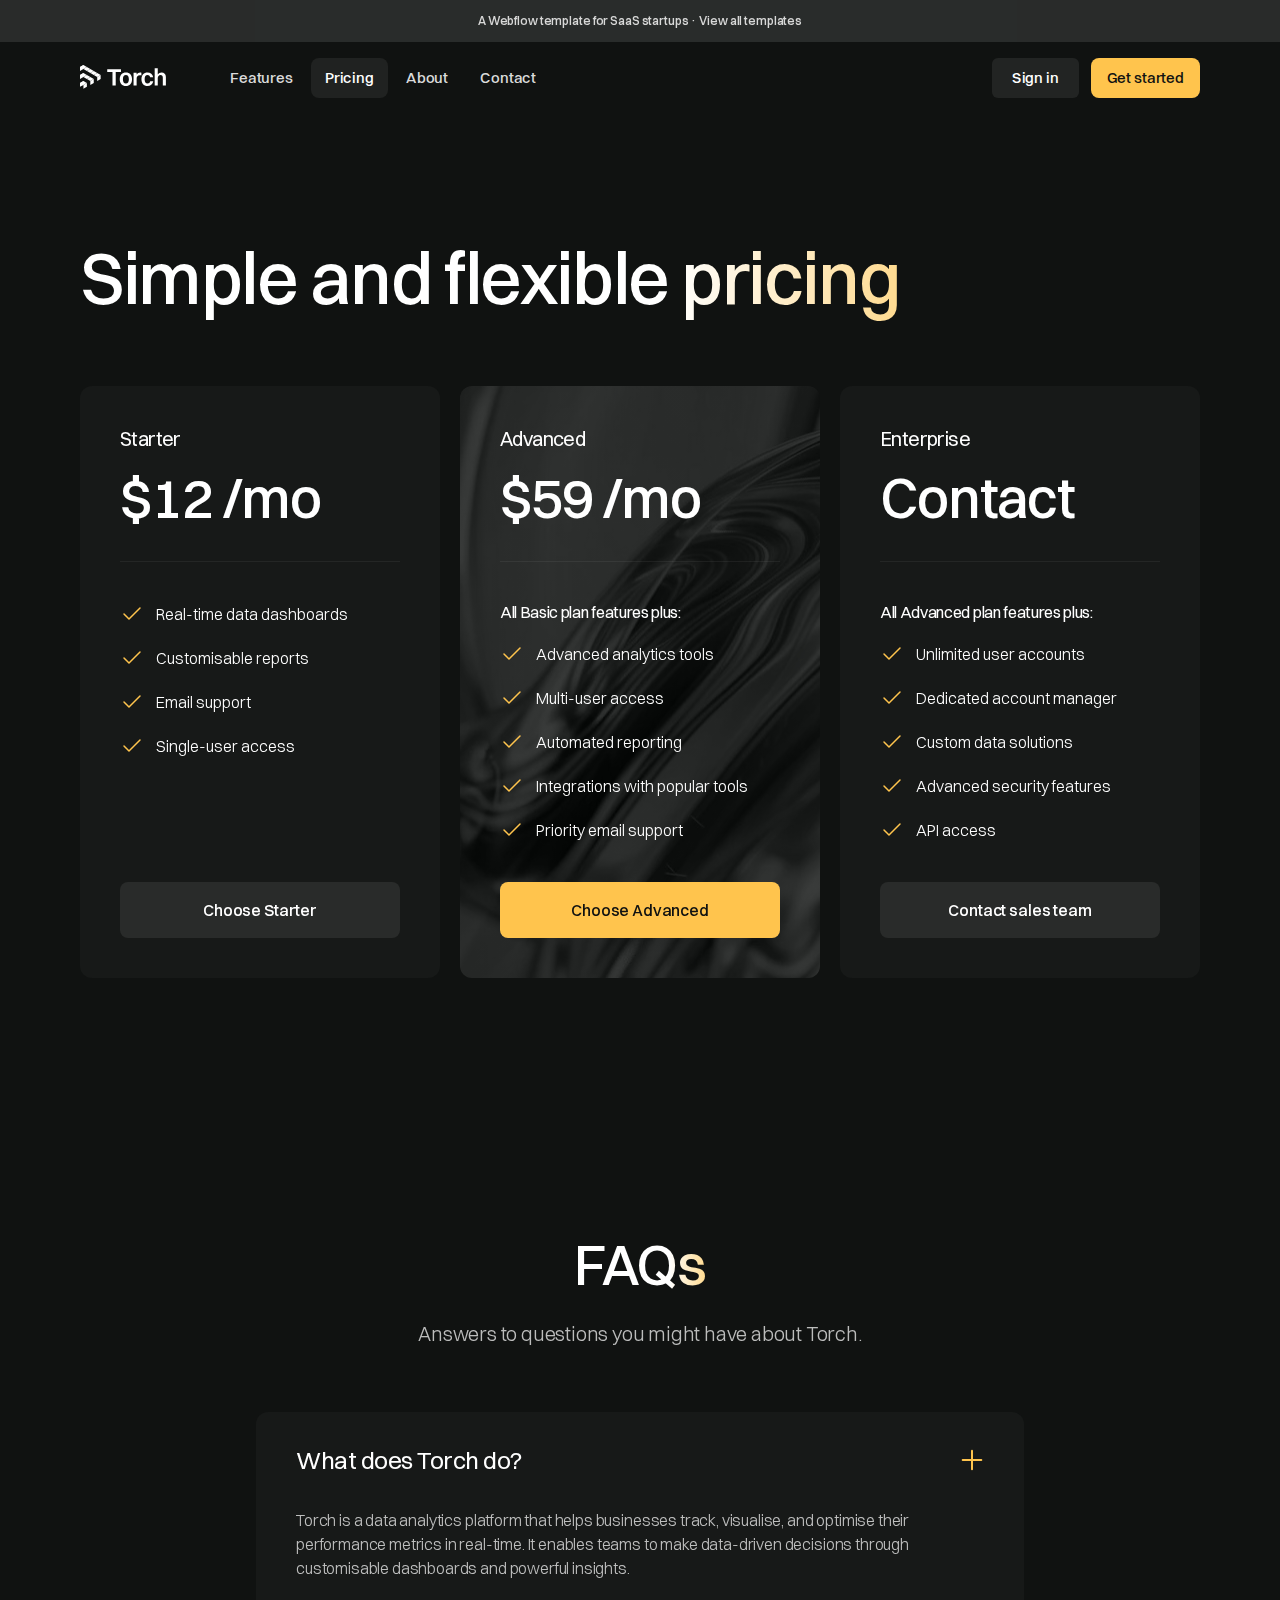
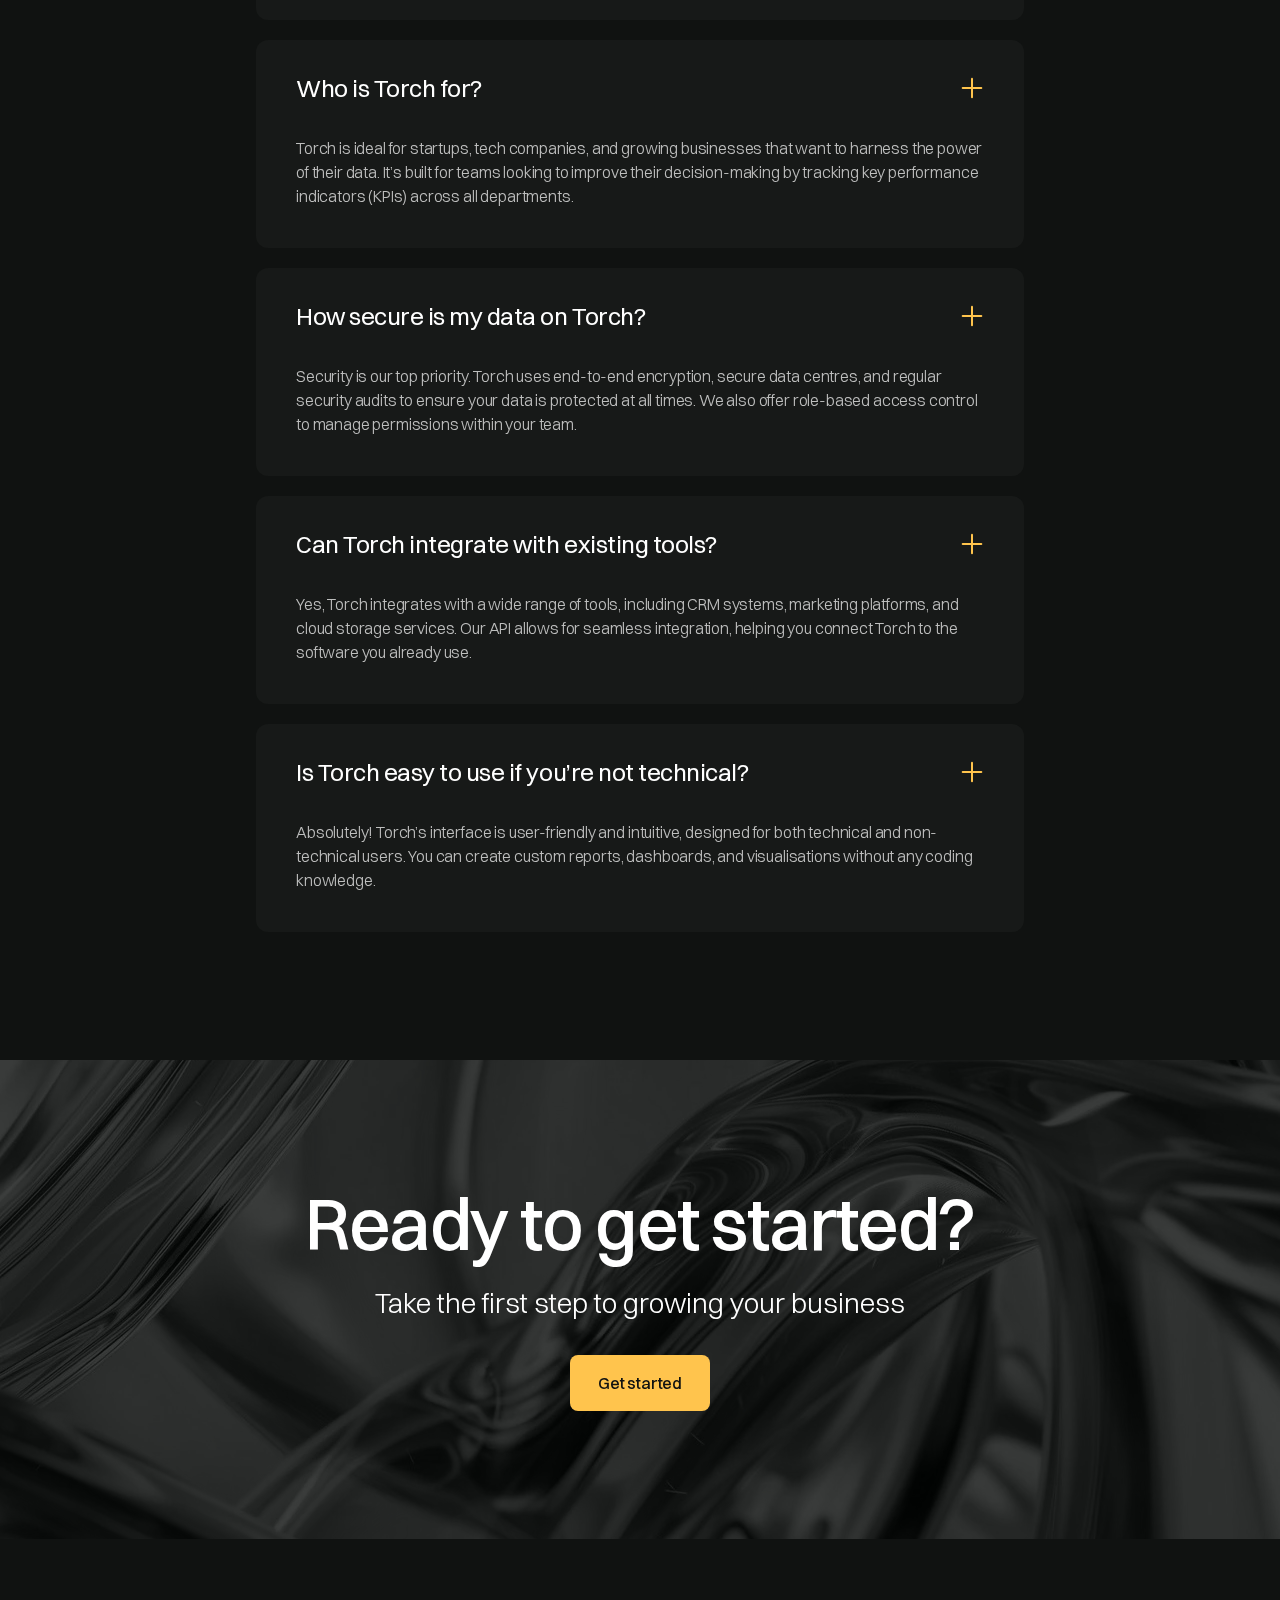
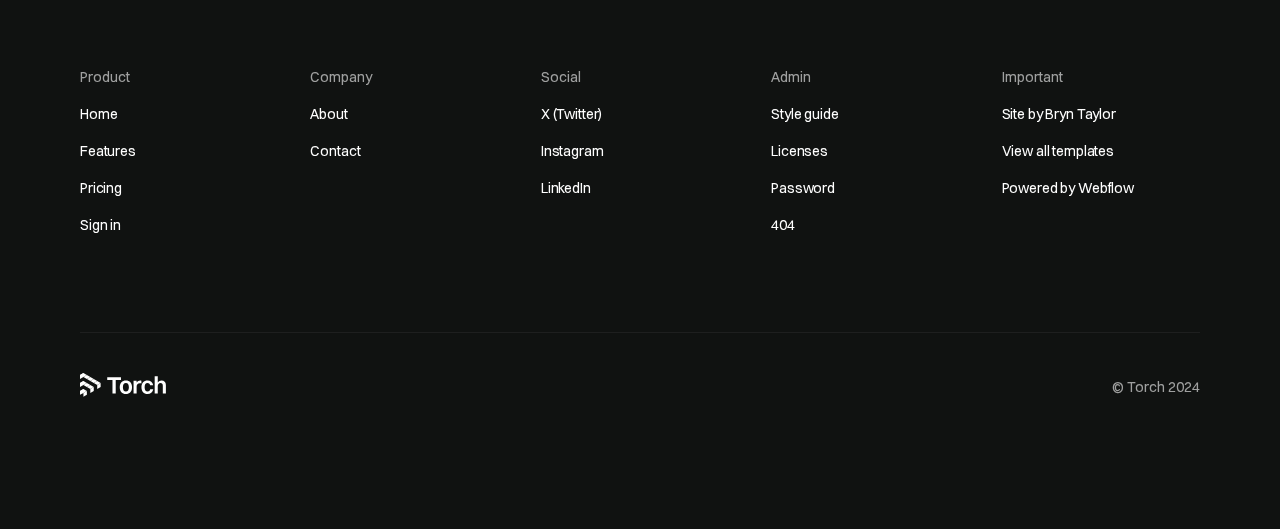
<file: pricing.html>
<!DOCTYPE html><!--  This site was created in Webflow. https://webflow.com  --><!--  Last Published: Mon Jun 09 2025 08:12:32 GMT+0000 (Coordinated Universal Time)  -->
<html data-wf-page="684696b608b1036885173a5b" data-wf-site="684696b608b1036885173a65" lang="en">
<head>
  <meta charset="utf-8">
  <title>Torch · Pricing</title>
  <meta content="Torch is a high-quality template for SaaS tech startups. It has multiple pages, sections and components to suit your needs. Take your company&#x27;s online presence to the next level." name="description">
  <meta content="Torch · Pricing" property="og:title">
  <meta content="Torch is a high-quality template for SaaS tech startups. It has multiple pages, sections and components to suit your needs. Take your company&#x27;s online presence to the next level." property="og:description">
  <meta content="https://cdn.prod.website-files.com/66fad496e2674af9c6f8f4ef/6703e5e87c9ca1599100560c_torch-opengraph-image.png" property="og:image">
  <meta content="Torch · Pricing" property="twitter:title">
  <meta content="Torch is a high-quality template for SaaS tech startups. It has multiple pages, sections and components to suit your needs. Take your company&#x27;s online presence to the next level." property="twitter:description">
  <meta content="https://cdn.prod.website-files.com/66fad496e2674af9c6f8f4ef/6703e5e87c9ca1599100560c_torch-opengraph-image.png" property="twitter:image">
  <meta property="og:type" content="website">
  <meta content="summary_large_image" name="twitter:card">
  <meta content="width=device-width, initial-scale=1" name="viewport">
  <meta content="Webflow" name="generator">
  <link href="css/normalize.css" rel="stylesheet" type="text/css">
  <link href="css/webflow.css" rel="stylesheet" type="text/css">
  <link href="css/vs-code-activity-896f6c37ec6bf93f75e470.webflow.css" rel="stylesheet" type="text/css">
  <script type="text/javascript">!function(o,c){var n=c.documentElement,t=" w-mod-";n.className+=t+"js",("ontouchstart"in o||o.DocumentTouch&&c instanceof DocumentTouch)&&(n.className+=t+"touch")}(window,document);</script>
  <link href="images/favicon.png" rel="shortcut icon" type="image/x-icon">
  <link href="images/webclip.png" rel="apple-touch-icon">
</head>
<body>
  <a href="https://www.bryntaylor.co.uk/platform/webflow?ref=template" target="_blank" class="section banner w-inline-block">
    <div class="container-large">
      <div>A Webflow template for SaaS startups · View all templates</div>
    </div>
  </a>
  <div data-animation="default" class="nav w-nav" data-easing2="ease" fs-scrolldisable-element="smart-nav" data-easing="ease" data-collapse="medium" data-w-id="abad23f6-3206-d95e-518e-2548f4c46996" role="banner" data-duration="400">
    <div class="nav-container">
      <div class="logo-wrapper">
        <a href="index.html" class="logo w-nav-brand"><img src="images/torch-logo.svg" loading="lazy" width="Auto" height="24" alt="Logo"></a>
        <nav role="navigation" id="w-node-abad23f6-3206-d95e-518e-2548f4c4699b-f4c46996" class="nav-menu w-nav-menu">
          <a href="features.html" class="nav-link w-nav-link">Features</a>
          <a href="pricing.html" aria-current="page" class="nav-link w-nav-link w--current">Pricing</a>
          <a href="about.html" class="nav-link w-nav-link">About</a>
          <a href="contact.html" class="nav-link w-nav-link">Contact</a>
        </nav>
      </div>
      <div id="w-node-abad23f6-3206-d95e-518e-2548f4c469b0-f4c46996" class="actions-wrapper">
        <a href="sign-in.html" class="button-secondary small hide-mobile-portrait w-button">Sign in</a>
        <a href="#" class="button small hide-mobile-portrait w-button">Get started</a>
        <div class="nav-menu-button w-nav-button">
          <div class="menu-icon">
            <div class="menu-icon-line-top"></div>
            <div class="menu-icon-line-bottom"></div>
          </div>
        </div>
      </div>
    </div>
  </div>
  <section class="section">
    <div class="container-large">
      <h1 data-w-id="05c97b58-b1ac-eabe-afbc-3861dce3b03f" class="heading extra-large"><span class="text-gradient-overlay">Simple and flexible pricing</span></h1>
      <div class="spacer-64"></div>
      <div class="w-layout-grid pricing-list">
        <div class="pricing-card">
          <div class="pricing-card-top">
            <div class="heading small">Starter</div>
            <div class="spacer-16"></div>
            <div class="heading large">$12 /mo</div>
            <div class="spacer-32"></div>
            <div class="divider-line"></div>
            <div class="spacer-40"></div>
            <div class="pricing-features-list">
              <div class="pricing-feature"><img src="images/check.svg" loading="lazy" alt="Check icon" class="icon-24">
                <div>Real-time data dashboards</div>
              </div>
              <div class="pricing-feature"><img src="images/check.svg" loading="lazy" alt="Check icon" class="icon-24">
                <div>Customisable reports</div>
              </div>
              <div class="pricing-feature"><img src="images/check.svg" loading="lazy" alt="Check icon" class="icon-24">
                <div>Email support</div>
              </div>
              <div class="pricing-feature"><img src="images/check.svg" loading="lazy" alt="Check icon" class="icon-24">
                <div>Single-user access</div>
              </div>
            </div>
          </div>
          <a href="#" class="button-secondary full-width w-button">Choose Starter</a>
        </div>
        <div class="card-item featured">
          <div class="gradient-image"></div>
          <div class="pricing-card-content">
            <div class="pricing-card-top">
              <div>
                <div class="heading small">Advanced</div>
              </div>
              <div class="spacer-16"></div>
              <div class="heading large">$59 /mo</div>
              <div class="spacer-32"></div>
              <div class="divider-line"></div>
              <div class="spacer-40"></div>
              <div class="pricing-features-list">
                <div class="pricing-feature">
                  <div class="heading extra-small">All Basic plan features plus:</div>
                </div>
                <div class="pricing-feature"><img src="images/check.svg" loading="lazy" alt="Check icon" class="icon-24">
                  <div>Advanced analytics tools</div>
                </div>
                <div class="pricing-feature"><img src="images/check.svg" loading="lazy" alt="Check icon" class="icon-24">
                  <div>Multi-user access</div>
                </div>
                <div class="pricing-feature"><img src="images/check.svg" loading="lazy" alt="Check icon" class="icon-24">
                  <div>Automated reporting</div>
                </div>
                <div class="pricing-feature"><img src="images/check.svg" loading="lazy" alt="Check icon" class="icon-24">
                  <div>Integrations with popular tools</div>
                </div>
                <div class="pricing-feature"><img src="images/check.svg" loading="lazy" alt="Check icon" class="icon-24">
                  <div>Priority email support</div>
                </div>
              </div>
            </div>
            <a href="#" class="button full-width w-button">Choose Advanced</a>
          </div>
        </div>
        <div class="card-item">
          <div class="heading small">Enterprise</div>
          <div class="spacer-16"></div>
          <div class="heading large">Contact</div>
          <div class="spacer-32"></div>
          <div class="divider-line"></div>
          <div class="spacer-40"></div>
          <div class="pricing-features-list">
            <div class="heading extra-small">All Advanced plan features plus:</div>
            <div class="pricing-feature"><img src="images/check.svg" loading="lazy" alt="Check icon" class="icon-24">
              <div>Unlimited user accounts</div>
            </div>
            <div class="pricing-feature"><img src="images/check.svg" loading="lazy" alt="Check icon" class="icon-24">
              <div>Dedicated account manager</div>
            </div>
            <div class="pricing-feature"><img src="images/check.svg" loading="lazy" alt="Check icon" class="icon-24">
              <div>Custom data solutions</div>
            </div>
            <div class="pricing-feature"><img src="images/check.svg" loading="lazy" alt="Check icon" class="icon-24">
              <div>Advanced security features</div>
            </div>
            <div class="pricing-feature"><img src="images/check.svg" loading="lazy" alt="Check icon" class="icon-24">
              <div>API access</div>
            </div>
          </div>
          <a href="contact.html" class="button-secondary full-width w-button">Contact sales team</a>
        </div>
      </div>
    </div>
  </section>
  <section class="section">
    <div class="container-small">
      <div class="w-layout-grid faq-wrapper">
        <div class="faq-content">
          <h2><span class="text-gradient-overlay">FAQs</span></h2>
          <div class="spacer-24"></div>
          <p class="paragraph large">Answers to questions you might have about Torch.</p>
        </div>
        <div class="w-layout-grid faq-list">
          <div class="faq-accordion">
            <div data-w-id="ec766c24-12b7-b94d-ff49-9f5d83ef1eb9" class="faq-question">
              <h3 class="heading regular">What does Torch do?</h3><img src="images/plus.svg" loading="lazy" alt="Plus icon" class="faq-icon">
            </div>
            <div class="faq-answer">
              <p>Torch is a data analytics platform that helps businesses track, visualise, and optimise their performance metrics in real-time. It enables teams to make data-driven decisions through customisable dashboards and powerful insights.</p>
              <div class="spacer-40"></div>
            </div>
          </div>
          <div class="faq-accordion">
            <div data-w-id="54dd60b7-6fa8-ef93-355b-a321568ed0f3" class="faq-question">
              <h3 class="heading regular">Who is Torch for?</h3><img src="images/plus.svg" loading="lazy" alt="Plus icon" class="faq-icon">
            </div>
            <div class="faq-answer">
              <p>Torch is ideal for startups, tech companies, and growing businesses that want to harness the power of their data. It’s built for teams looking to improve their decision-making by tracking key performance indicators (KPIs) across all departments.</p>
              <div class="spacer-40"></div>
            </div>
          </div>
          <div class="faq-accordion">
            <div data-w-id="8ab634aa-24ca-0337-fd94-c3fe5e0a7e59" class="faq-question">
              <h3 class="heading regular">How secure is my data on Torch?</h3><img src="images/plus.svg" loading="lazy" alt="Plus icon" class="faq-icon">
            </div>
            <div class="faq-answer">
              <p>Security is our top priority. Torch uses end-to-end encryption, secure data centres, and regular security audits to ensure your data is protected at all times. We also offer role-based access control to manage permissions within your team.</p>
              <div class="spacer-40"></div>
            </div>
          </div>
          <div class="faq-accordion">
            <div data-w-id="c4ba0a19-3c90-69c7-36b8-7f895b683a5d" class="faq-question">
              <h3 class="heading regular">Can Torch integrate with existing tools?</h3><img src="images/plus.svg" loading="lazy" alt="Plus icon" class="faq-icon">
            </div>
            <div class="faq-answer">
              <p>Yes, Torch integrates with a wide range of tools, including CRM systems, marketing platforms, and cloud storage services. Our API allows for seamless integration, helping you connect Torch to the software you already use.</p>
              <div class="spacer-40"></div>
            </div>
          </div>
          <div class="faq-accordion">
            <div data-w-id="ee4ae58f-1cc5-15cd-2792-90620b0aa16a" class="faq-question">
              <h3 class="heading regular">Is Torch easy to use if you’re not technical?</h3><img src="images/plus.svg" loading="lazy" alt="Plus icon" class="faq-icon">
            </div>
            <div class="faq-answer">
              <p>Absolutely! Torch’s interface is user-friendly and intuitive, designed for both technical and non-technical users. You can create custom reports, dashboards, and visualisations without any coding knowledge.</p>
              <div class="spacer-40"></div>
            </div>
          </div>
        </div>
      </div>
    </div>
  </section>
  <section class="section is-relative">
    <div class="cta-card-content">
      <div class="text-box">
        <div>
          <h2 class="heading extra-large">Ready to get started?</h2>
        </div>
        <div class="spacer-16"></div>
        <div class="paragraph extra-large">Take the first step to growing your business</div>
      </div>
      <div class="spacer-32"></div>
      <a href="#" class="button w-button">Get started</a>
    </div>
    <div class="gradient-image"></div>
  </section>
  <section class="section">
    <div class="container-large">
      <div class="footer-grid">
        <div class="footer-column">
          <div class="text-color-muted">Product</div>
          <a href="index.html" class="footer-link">Home</a>
          <a href="features.html" class="footer-link">Features</a>
          <a href="pricing.html" aria-current="page" class="footer-link w--current">Pricing</a>
          <a href="sign-in.html" class="footer-link">Sign in</a>
        </div>
        <div class="footer-column">
          <div class="text-color-muted">Company</div>
          <a href="about.html" class="footer-link">About</a>
          <a href="contact.html" class="footer-link">Contact</a>
        </div>
        <div class="footer-column">
          <div class="text-color-muted">Social</div>
          <a href="https://x.com/" target="_blank" class="footer-link">X (Twitter)</a>
          <a href="https://www.instagram.com/" target="_blank" class="footer-link">Instagram</a>
          <a href="https://www.linkedin.com/" target="_blank" class="footer-link">LinkedIn</a>
        </div>
        <div class="footer-column">
          <div class="text-color-muted">Admin</div>
          <a href="admin/styleguide.html" class="footer-link">Style guide</a>
          <a href="admin/licenses.html" class="footer-link">Licenses</a>
          <a href="401.html" class="footer-link">Password</a>
          <a href="404.html" class="footer-link">404</a>
        </div>
        <div class="footer-column">
          <div class="text-color-muted">Important</div>
          <a href="https://www.bryntaylor.co.uk/?ref=template" target="_blank" class="footer-link">Site by Bryn Taylor</a>
          <a href="https://www.bryntaylor.co.uk/platform/webflow?ref=template" target="_blank" class="footer-link">View all templates</a>
          <a href="https://webflow.com/" target="_blank" class="footer-link">Powered by Webflow</a>
        </div>
      </div>
      <div class="spacer-96"></div>
      <div class="divider-line"></div>
      <div class="spacer-40"></div>
      <div class="footer-bottom">
        <a href="index.html" class="logo w-nav-brand"><img src="images/torch-logo.svg" loading="lazy" width="Auto" height="24" alt="Logo"></a>
        <div class="footer-link text-color-muted">© Torch 2024</div>
      </div>
    </div>
  </section>
  <script src="https://d3e54v103j8qbb.cloudfront.net/js/jquery-3.5.1.min.dc5e7f18c8.js?site=684696b608b1036885173a65" type="text/javascript" integrity="sha256-9/aliU8dGd2tb6OSsuzixeV4y/faTqgFtohetphbbj0=" crossorigin="anonymous"></script>
  <script src="js/webflow.js" type="text/javascript"></script>
</body>
</html>
</file>
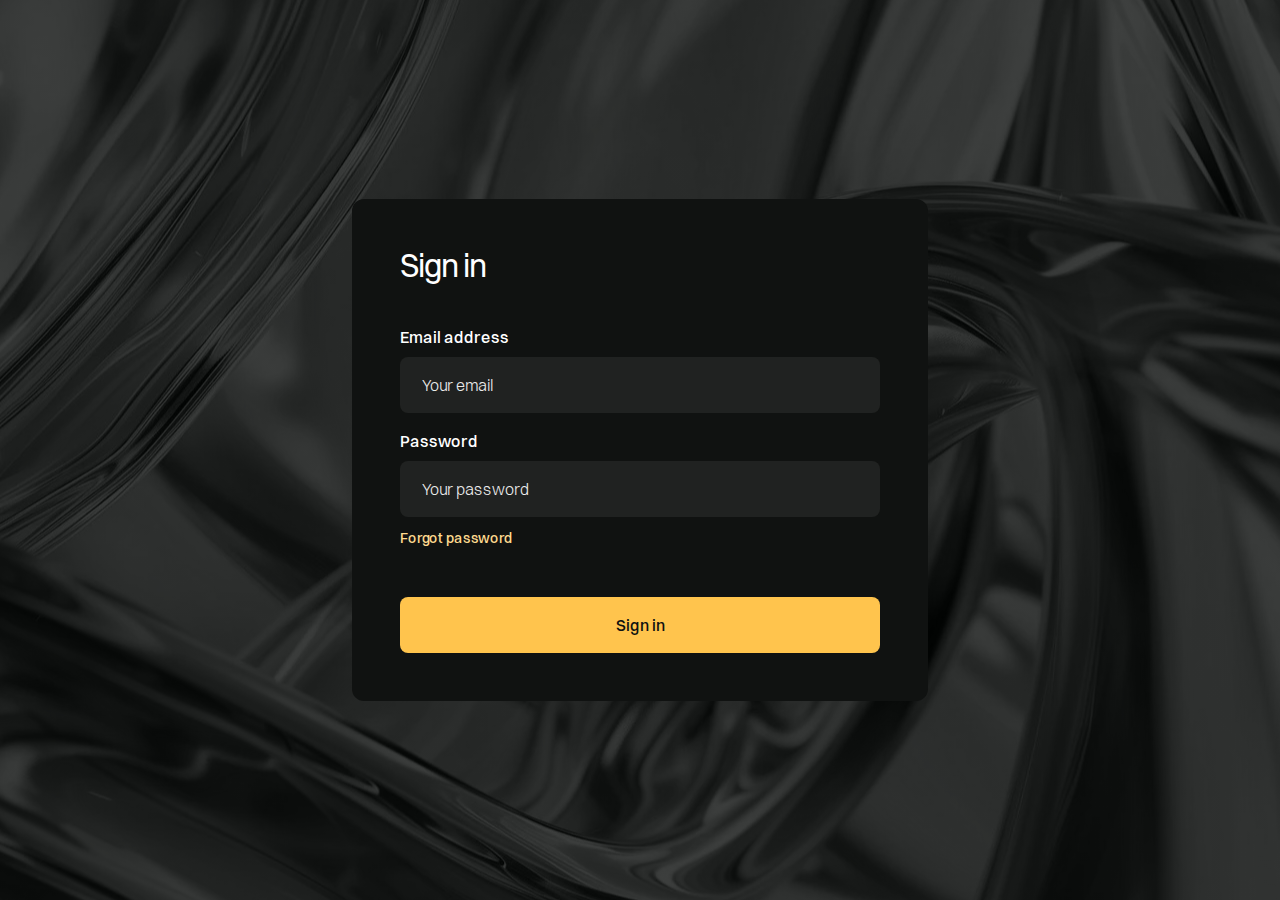
<file: sign-in.html>
<!DOCTYPE html><!--  This site was created in Webflow. https://webflow.com  --><!--  Last Published: Mon Jun 09 2025 08:12:32 GMT+0000 (Coordinated Universal Time)  -->
<html data-wf-page="684696b608b1036885173a5f" data-wf-site="684696b608b1036885173a65" lang="en">
<head>
  <meta charset="utf-8">
  <title>Torch · Sign in</title>
  <meta content="Torch is a high-quality template for SaaS tech startups. It has multiple pages, sections and components to suit your needs. Take your company&#x27;s online presence to the next level." name="description">
  <meta content="Torch · Sign in" property="og:title">
  <meta content="Torch is a high-quality template for SaaS tech startups. It has multiple pages, sections and components to suit your needs. Take your company&#x27;s online presence to the next level." property="og:description">
  <meta content="https://cdn.prod.website-files.com/66fad496e2674af9c6f8f4ef/6703e5e87c9ca1599100560c_torch-opengraph-image.png" property="og:image">
  <meta content="Torch · Sign in" property="twitter:title">
  <meta content="Torch is a high-quality template for SaaS tech startups. It has multiple pages, sections and components to suit your needs. Take your company&#x27;s online presence to the next level." property="twitter:description">
  <meta content="https://cdn.prod.website-files.com/66fad496e2674af9c6f8f4ef/6703e5e87c9ca1599100560c_torch-opengraph-image.png" property="twitter:image">
  <meta property="og:type" content="website">
  <meta content="summary_large_image" name="twitter:card">
  <meta content="width=device-width, initial-scale=1" name="viewport">
  <meta content="Webflow" name="generator">
  <link href="css/normalize.css" rel="stylesheet" type="text/css">
  <link href="css/webflow.css" rel="stylesheet" type="text/css">
  <link href="css/vs-code-activity-896f6c37ec6bf93f75e470.webflow.css" rel="stylesheet" type="text/css">
  <script type="text/javascript">!function(o,c){var n=c.documentElement,t=" w-mod-";n.className+=t+"js",("ontouchstart"in o||o.DocumentTouch&&c instanceof DocumentTouch)&&(n.className+=t+"touch")}(window,document);</script>
  <link href="images/favicon.png" rel="shortcut icon" type="image/x-icon">
  <link href="images/webclip.png" rel="apple-touch-icon">
</head>
<body>
  <section class="section login">
    <div class="gradient-image"></div>
    <div class="container-large">
      <div class="card-item login">
        <h1 class="heading medium">Sign in</h1>
        <div class="spacer-40"></div>
        <div class="form-block w-form">
          <form id="wf-form-Login" name="wf-form-Login" data-name="Login" method="get" class="login-form" data-wf-page-id="684696b608b1036885173a5f" data-wf-element-id="f142e6f8-8b43-d96b-9586-3ca7e8487dd4">
            <div class="text-box"><label for="Email-address" class="field-label">Email address</label><input class="text-input w-input" maxlength="256" name="Email-address" data-name="Email address" placeholder="Your email" type="email" id="Email-address" required=""></div>
            <div class="text-box"><label for="Password" class="field-label">Password</label><input class="text-input w-input" maxlength="256" name="Password" data-name="Password" placeholder="Your password" type="password" id="Password" required="">
              <div class="spacer-8"></div>
              <a href="#" class="text-link">Forgot password</a>
            </div>
            <div class="spacer-16"></div><input type="submit" data-wait="Please wait..." id="w-node-f142e6f8-8b43-d96b-9586-3ca7e8487de8-85173a5f" class="button full-width w-button" value="Sign in">
          </form>
          <div class="success-message w-form-done">
            <div>Thank you, your submission has been received</div>
          </div>
          <div class="error-message w-form-fail">
            <div>Something went wrong, please try again</div>
          </div>
        </div>
      </div>
    </div>
  </section>
  <script src="https://d3e54v103j8qbb.cloudfront.net/js/jquery-3.5.1.min.dc5e7f18c8.js?site=684696b608b1036885173a65" type="text/javascript" integrity="sha256-9/aliU8dGd2tb6OSsuzixeV4y/faTqgFtohetphbbj0=" crossorigin="anonymous"></script>
  <script src="js/webflow.js" type="text/javascript"></script>
</body>
</html>
</file>
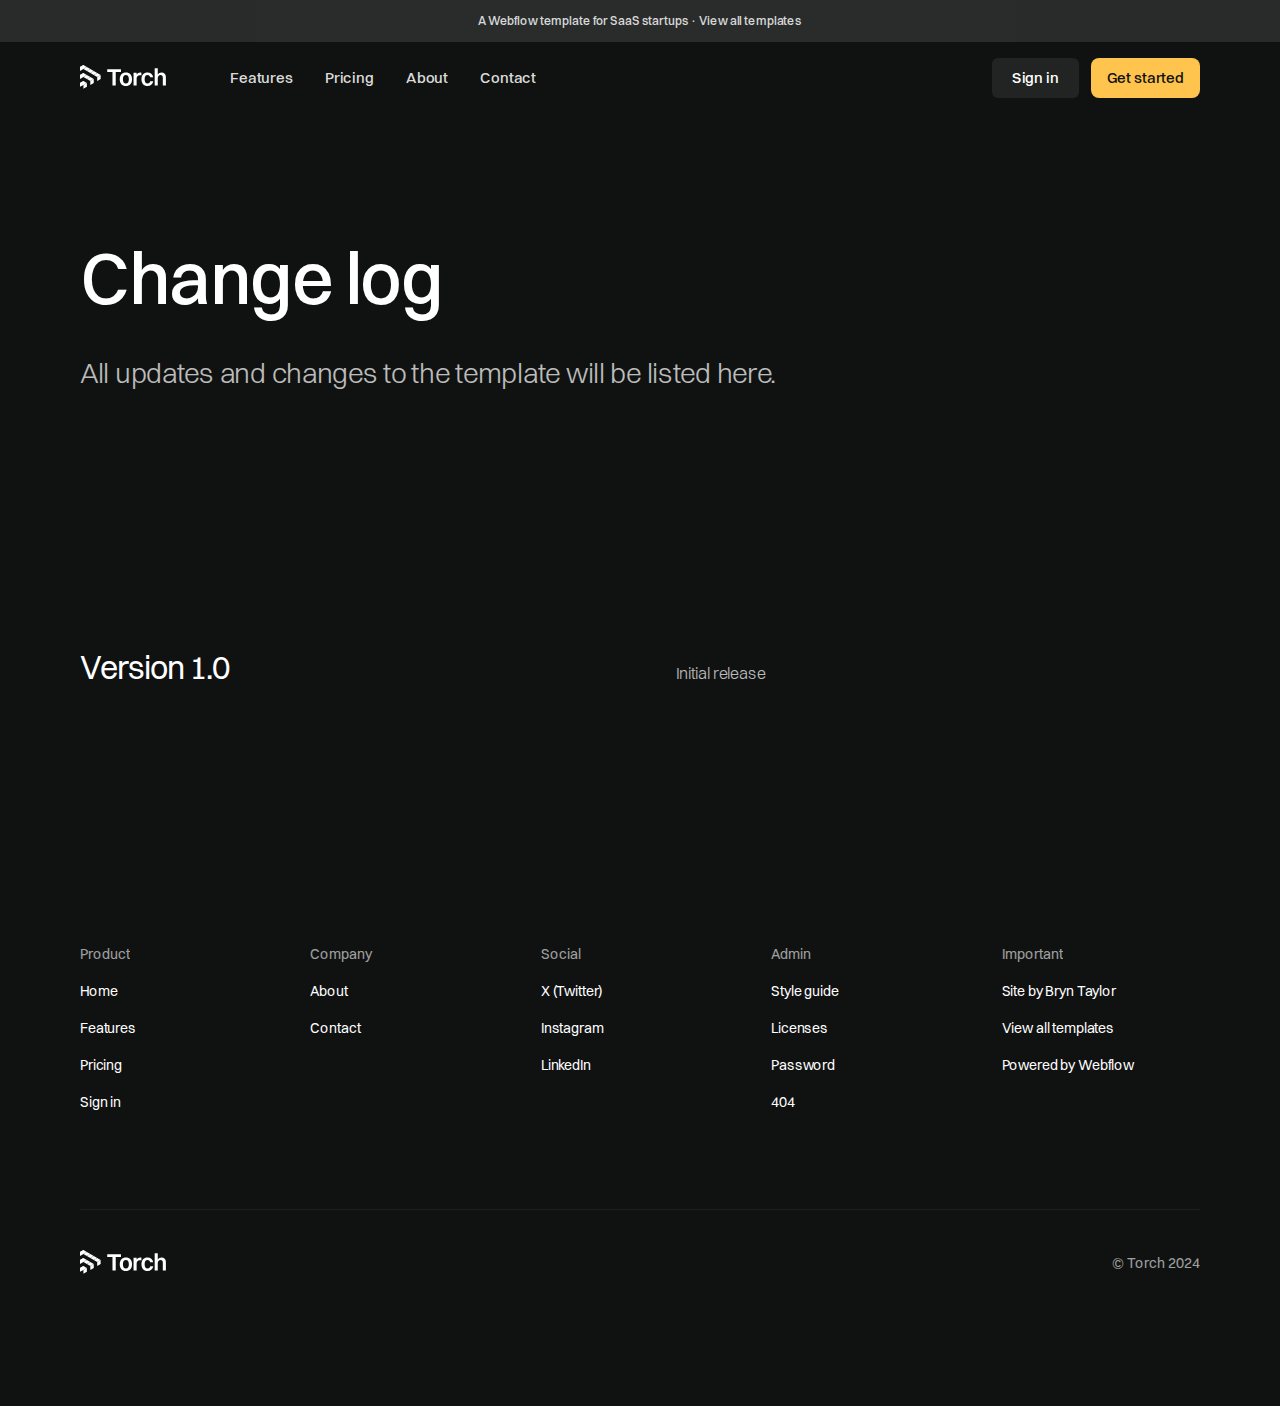
<file: admin/changelog.html>
<!DOCTYPE html><!--  This site was created in Webflow. https://webflow.com  --><!--  Last Published: Mon Jun 09 2025 08:12:32 GMT+0000 (Coordinated Universal Time)  -->
<html data-wf-page="684696b608b1036885173a58" data-wf-site="684696b608b1036885173a65" lang="en">
<head>
  <meta charset="utf-8">
  <title>Torch · Changelog</title>
  <meta content="Torch is a high-quality template for SaaS tech startups. It has multiple pages, sections and components to suit your needs. Take your company&#x27;s online presence to the next level." name="description">
  <meta content="Torch · Changelog" property="og:title">
  <meta content="Torch is a high-quality template for SaaS tech startups. It has multiple pages, sections and components to suit your needs. Take your company&#x27;s online presence to the next level." property="og:description">
  <meta content="https://cdn.prod.website-files.com/66fad496e2674af9c6f8f4ef/6703e5e87c9ca1599100560c_torch-opengraph-image.png" property="og:image">
  <meta content="Torch · Changelog" property="twitter:title">
  <meta content="Torch is a high-quality template for SaaS tech startups. It has multiple pages, sections and components to suit your needs. Take your company&#x27;s online presence to the next level." property="twitter:description">
  <meta content="https://cdn.prod.website-files.com/66fad496e2674af9c6f8f4ef/6703e5e87c9ca1599100560c_torch-opengraph-image.png" property="twitter:image">
  <meta property="og:type" content="website">
  <meta content="summary_large_image" name="twitter:card">
  <meta content="width=device-width, initial-scale=1" name="viewport">
  <meta content="Webflow" name="generator">
  <link href="../css/normalize.css" rel="stylesheet" type="text/css">
  <link href="../css/webflow.css" rel="stylesheet" type="text/css">
  <link href="../css/vs-code-activity-896f6c37ec6bf93f75e470.webflow.css" rel="stylesheet" type="text/css">
  <script type="text/javascript">!function(o,c){var n=c.documentElement,t=" w-mod-";n.className+=t+"js",("ontouchstart"in o||o.DocumentTouch&&c instanceof DocumentTouch)&&(n.className+=t+"touch")}(window,document);</script>
  <link href="../images/favicon.png" rel="shortcut icon" type="image/x-icon">
  <link href="../images/webclip.png" rel="apple-touch-icon">
  <meta name="robots" content="noindex">
</head>
<body>
  <a href="https://www.bryntaylor.co.uk/platform/webflow?ref=template" target="_blank" class="section banner w-inline-block">
    <div class="container-large">
      <div>A Webflow template for SaaS startups · View all templates</div>
    </div>
  </a>
  <div data-animation="default" class="nav w-nav" data-easing2="ease" fs-scrolldisable-element="smart-nav" data-easing="ease" data-collapse="medium" data-w-id="abad23f6-3206-d95e-518e-2548f4c46996" role="banner" data-duration="400">
    <div class="nav-container">
      <div class="logo-wrapper">
        <a href="../index.html" class="logo w-nav-brand"><img src="../images/torch-logo.svg" loading="lazy" width="Auto" height="24" alt="Logo"></a>
        <nav role="navigation" id="w-node-abad23f6-3206-d95e-518e-2548f4c4699b-f4c46996" class="nav-menu w-nav-menu">
          <a href="../features.html" class="nav-link w-nav-link">Features</a>
          <a href="../pricing.html" class="nav-link w-nav-link">Pricing</a>
          <a href="../about.html" class="nav-link w-nav-link">About</a>
          <a href="../contact.html" class="nav-link w-nav-link">Contact</a>
        </nav>
      </div>
      <div id="w-node-abad23f6-3206-d95e-518e-2548f4c469b0-f4c46996" class="actions-wrapper">
        <a href="../sign-in.html" class="button-secondary small hide-mobile-portrait w-button">Sign in</a>
        <a href="#" class="button small hide-mobile-portrait w-button">Get started</a>
        <div class="nav-menu-button w-nav-button">
          <div class="menu-icon">
            <div class="menu-icon-line-top"></div>
            <div class="menu-icon-line-bottom"></div>
          </div>
        </div>
      </div>
    </div>
  </div>
  <div class="section">
    <div class="container-large">
      <div class="text-box _900px">
        <h1 class="heading extra-large">Change log<span class="text-color-light-purple"></span></h1>
        <div class="spacer-32"></div>
        <p class="paragraph extra-large">All updates and changes to the template will be listed here.</p>
      </div>
    </div>
  </div>
  <div class="section">
    <div class="container-large">
      <div class="grid-2-column align-baseline">
        <div id="w-node-c8253fb7-a37a-f1b7-0c88-04be10e15d00-85173a58">
          <h2 class="heading medium">Version 1.0</h2>
        </div>
        <div id="w-node-_4ee1287b-929c-4ded-cbd8-2f85583b04bc-85173a58">
          <p class="paragraph">Initial release</p>
        </div>
      </div>
    </div>
  </div>
  <section class="section">
    <div class="container-large">
      <div class="footer-grid">
        <div class="footer-column">
          <div class="text-color-muted">Product</div>
          <a href="../index.html" class="footer-link">Home</a>
          <a href="../features.html" class="footer-link">Features</a>
          <a href="../pricing.html" class="footer-link">Pricing</a>
          <a href="../sign-in.html" class="footer-link">Sign in</a>
        </div>
        <div class="footer-column">
          <div class="text-color-muted">Company</div>
          <a href="../about.html" class="footer-link">About</a>
          <a href="../contact.html" class="footer-link">Contact</a>
        </div>
        <div class="footer-column">
          <div class="text-color-muted">Social</div>
          <a href="https://x.com/" target="_blank" class="footer-link">X (Twitter)</a>
          <a href="https://www.instagram.com/" target="_blank" class="footer-link">Instagram</a>
          <a href="https://www.linkedin.com/" target="_blank" class="footer-link">LinkedIn</a>
        </div>
        <div class="footer-column">
          <div class="text-color-muted">Admin</div>
          <a href="../admin/styleguide.html" class="footer-link">Style guide</a>
          <a href="../admin/licenses.html" class="footer-link">Licenses</a>
          <a href="../401.html" class="footer-link">Password</a>
          <a href="../404.html" class="footer-link">404</a>
        </div>
        <div class="footer-column">
          <div class="text-color-muted">Important</div>
          <a href="https://www.bryntaylor.co.uk/?ref=template" target="_blank" class="footer-link">Site by Bryn Taylor</a>
          <a href="https://www.bryntaylor.co.uk/platform/webflow?ref=template" target="_blank" class="footer-link">View all templates</a>
          <a href="https://webflow.com/" target="_blank" class="footer-link">Powered by Webflow</a>
        </div>
      </div>
      <div class="spacer-96"></div>
      <div class="divider-line"></div>
      <div class="spacer-40"></div>
      <div class="footer-bottom">
        <a href="../index.html" class="logo w-nav-brand"><img src="../images/torch-logo.svg" loading="lazy" width="Auto" height="24" alt="Logo"></a>
        <div class="footer-link text-color-muted">© Torch 2024</div>
      </div>
    </div>
  </section>
  <script src="https://d3e54v103j8qbb.cloudfront.net/js/jquery-3.5.1.min.dc5e7f18c8.js?site=684696b608b1036885173a65" type="text/javascript" integrity="sha256-9/aliU8dGd2tb6OSsuzixeV4y/faTqgFtohetphbbj0=" crossorigin="anonymous"></script>
  <script src="../js/webflow.js" type="text/javascript"></script>
</body>
</html>
</file>
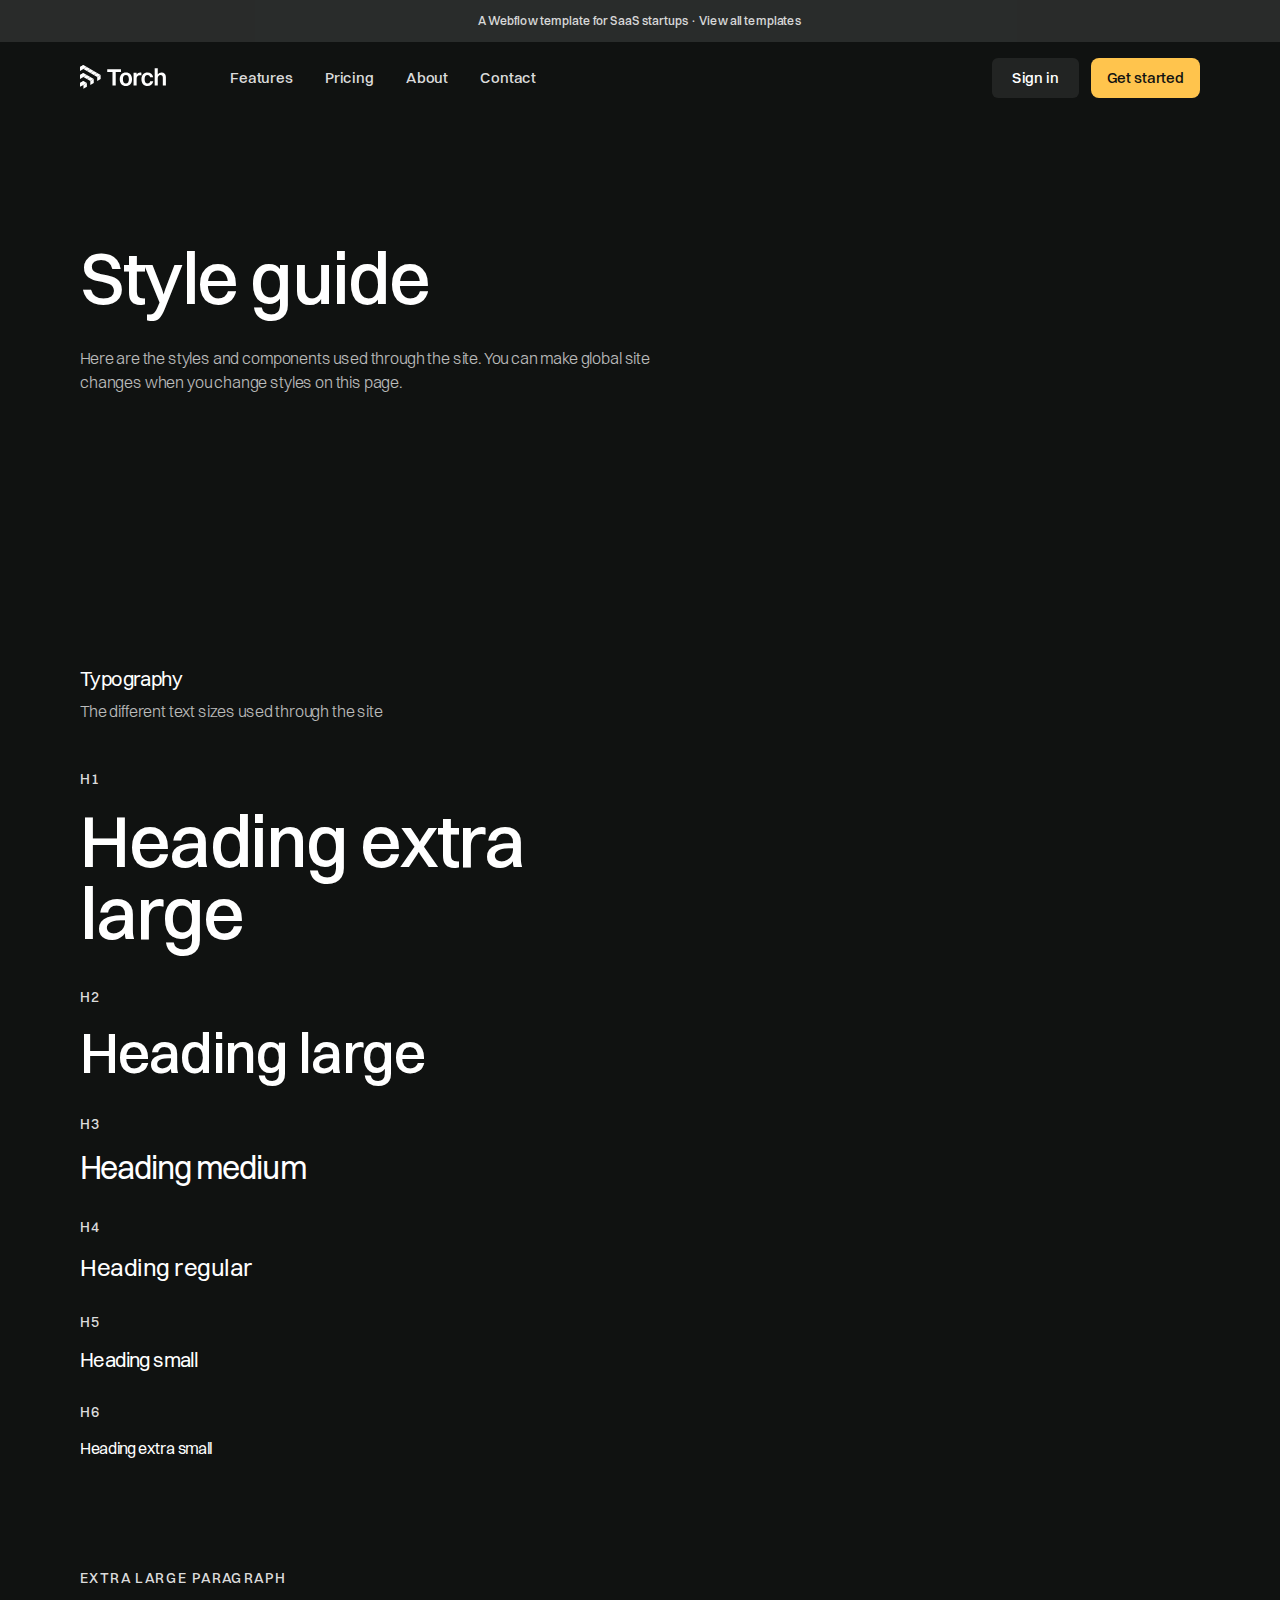
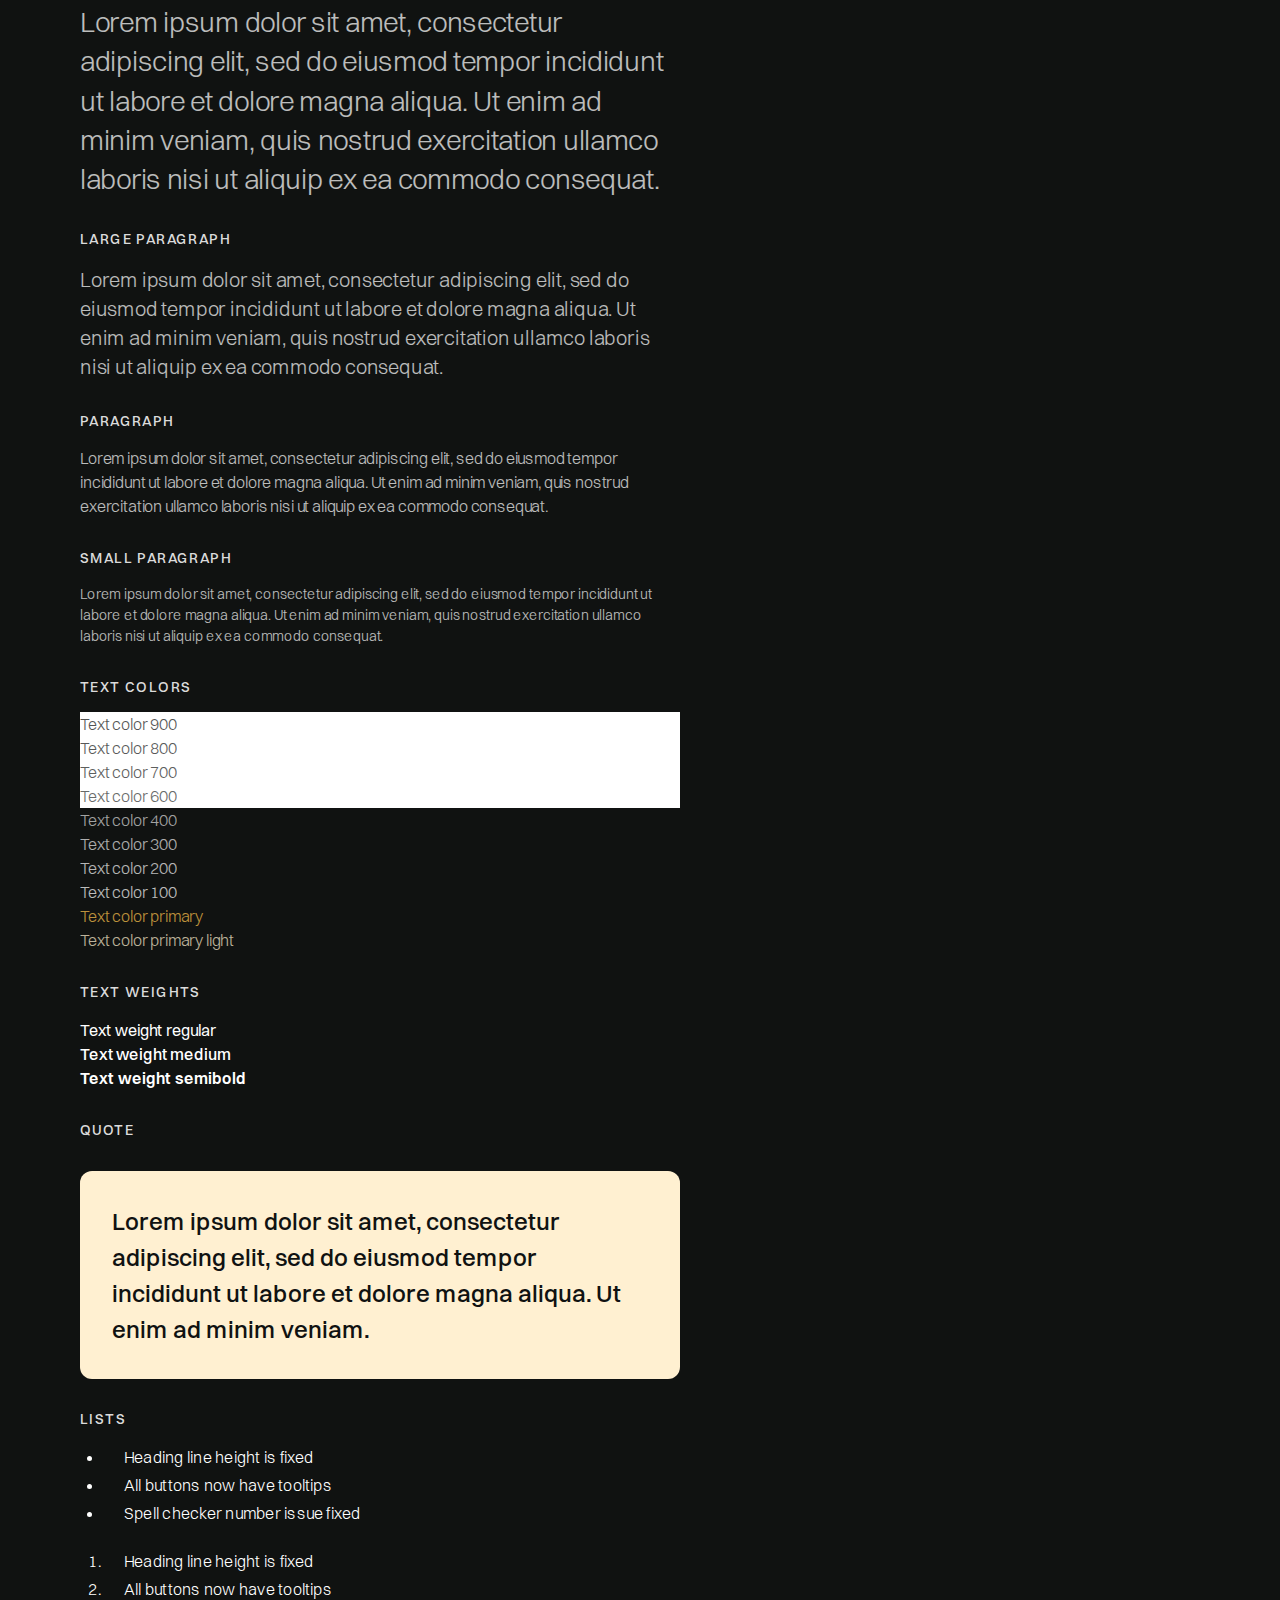
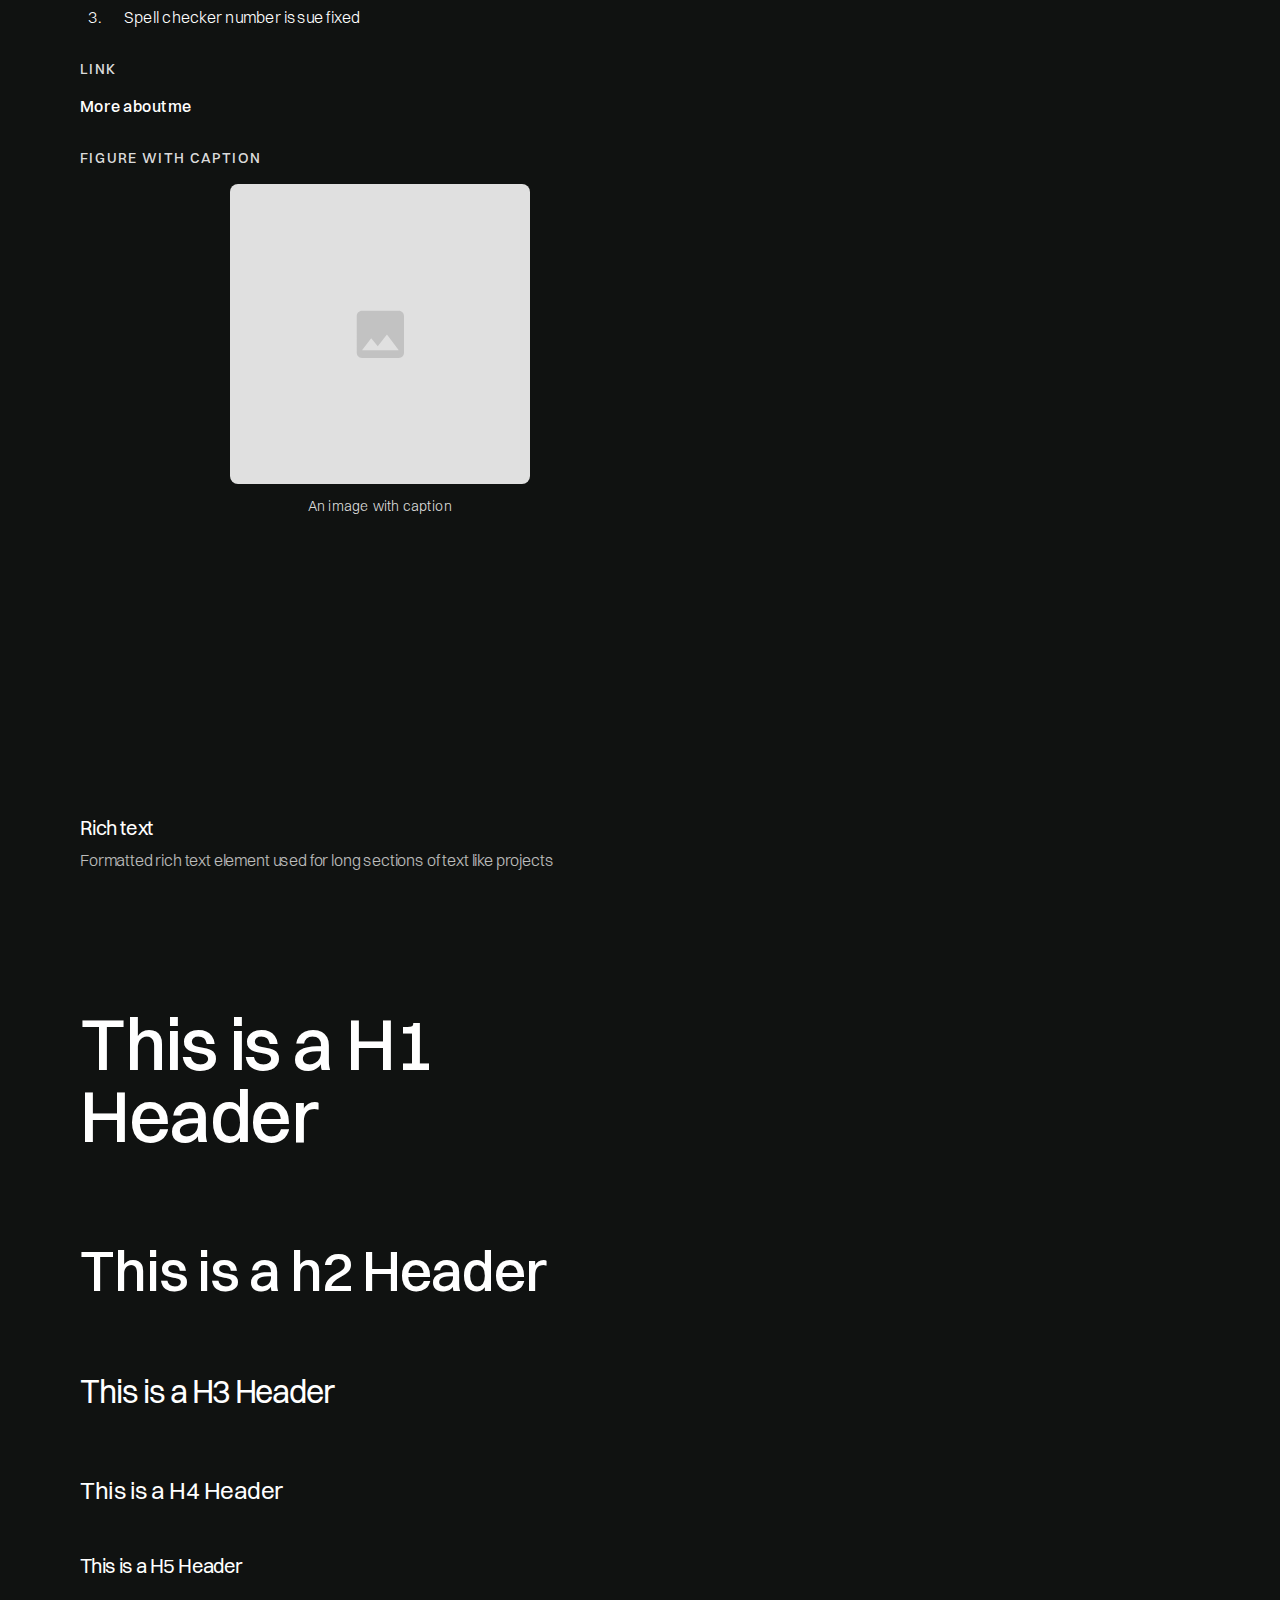
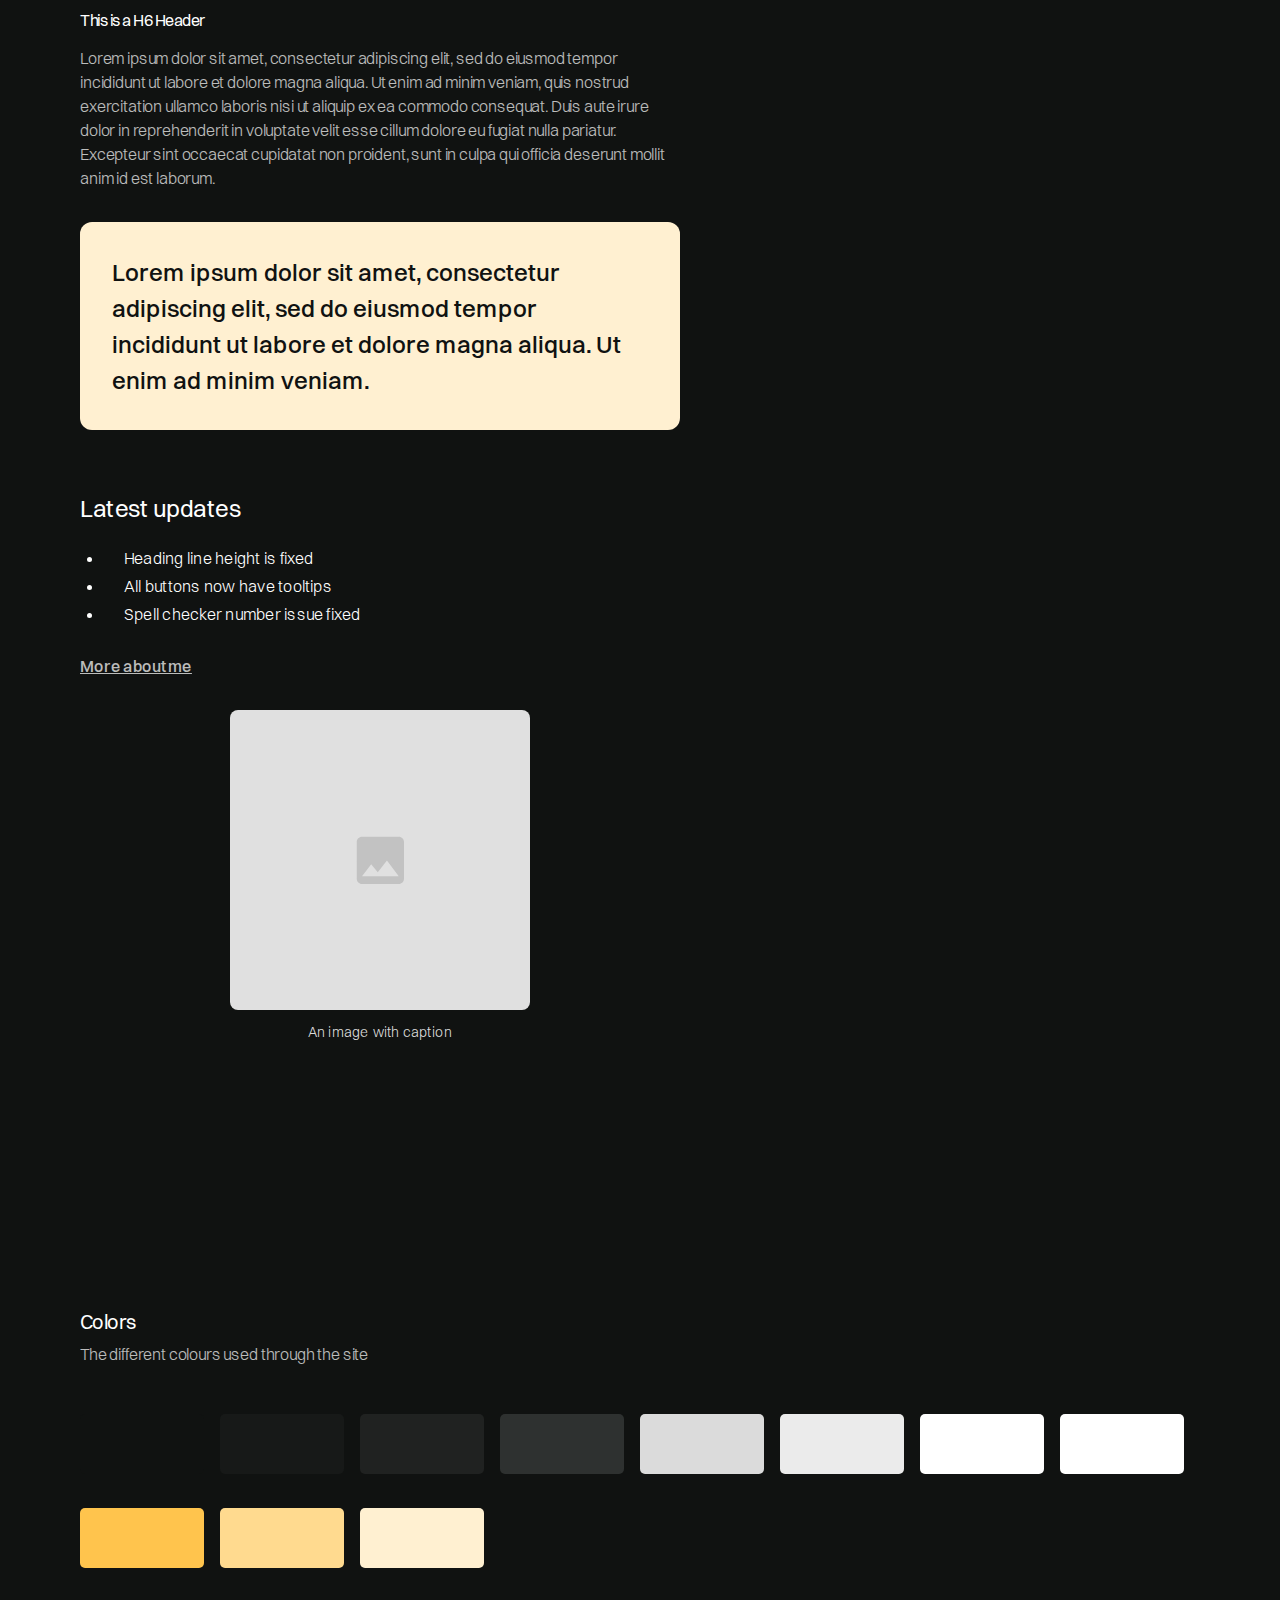
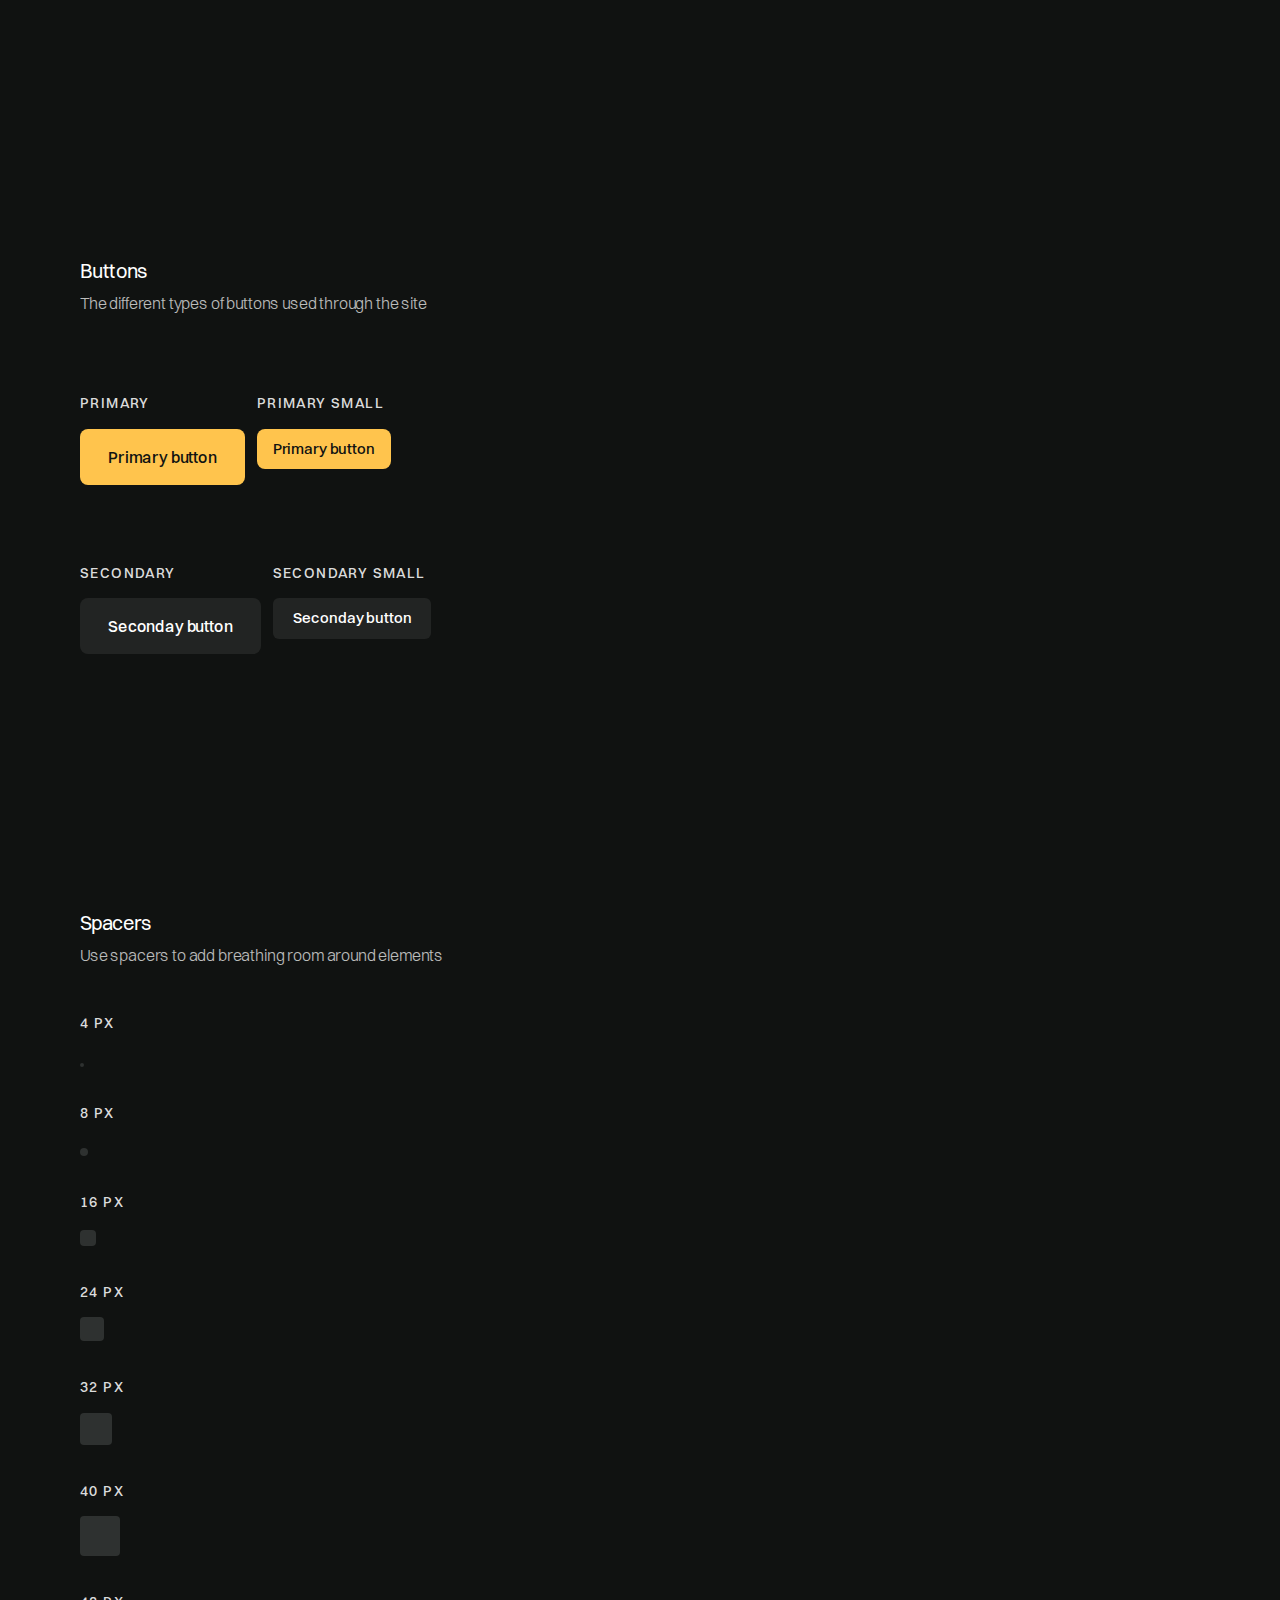
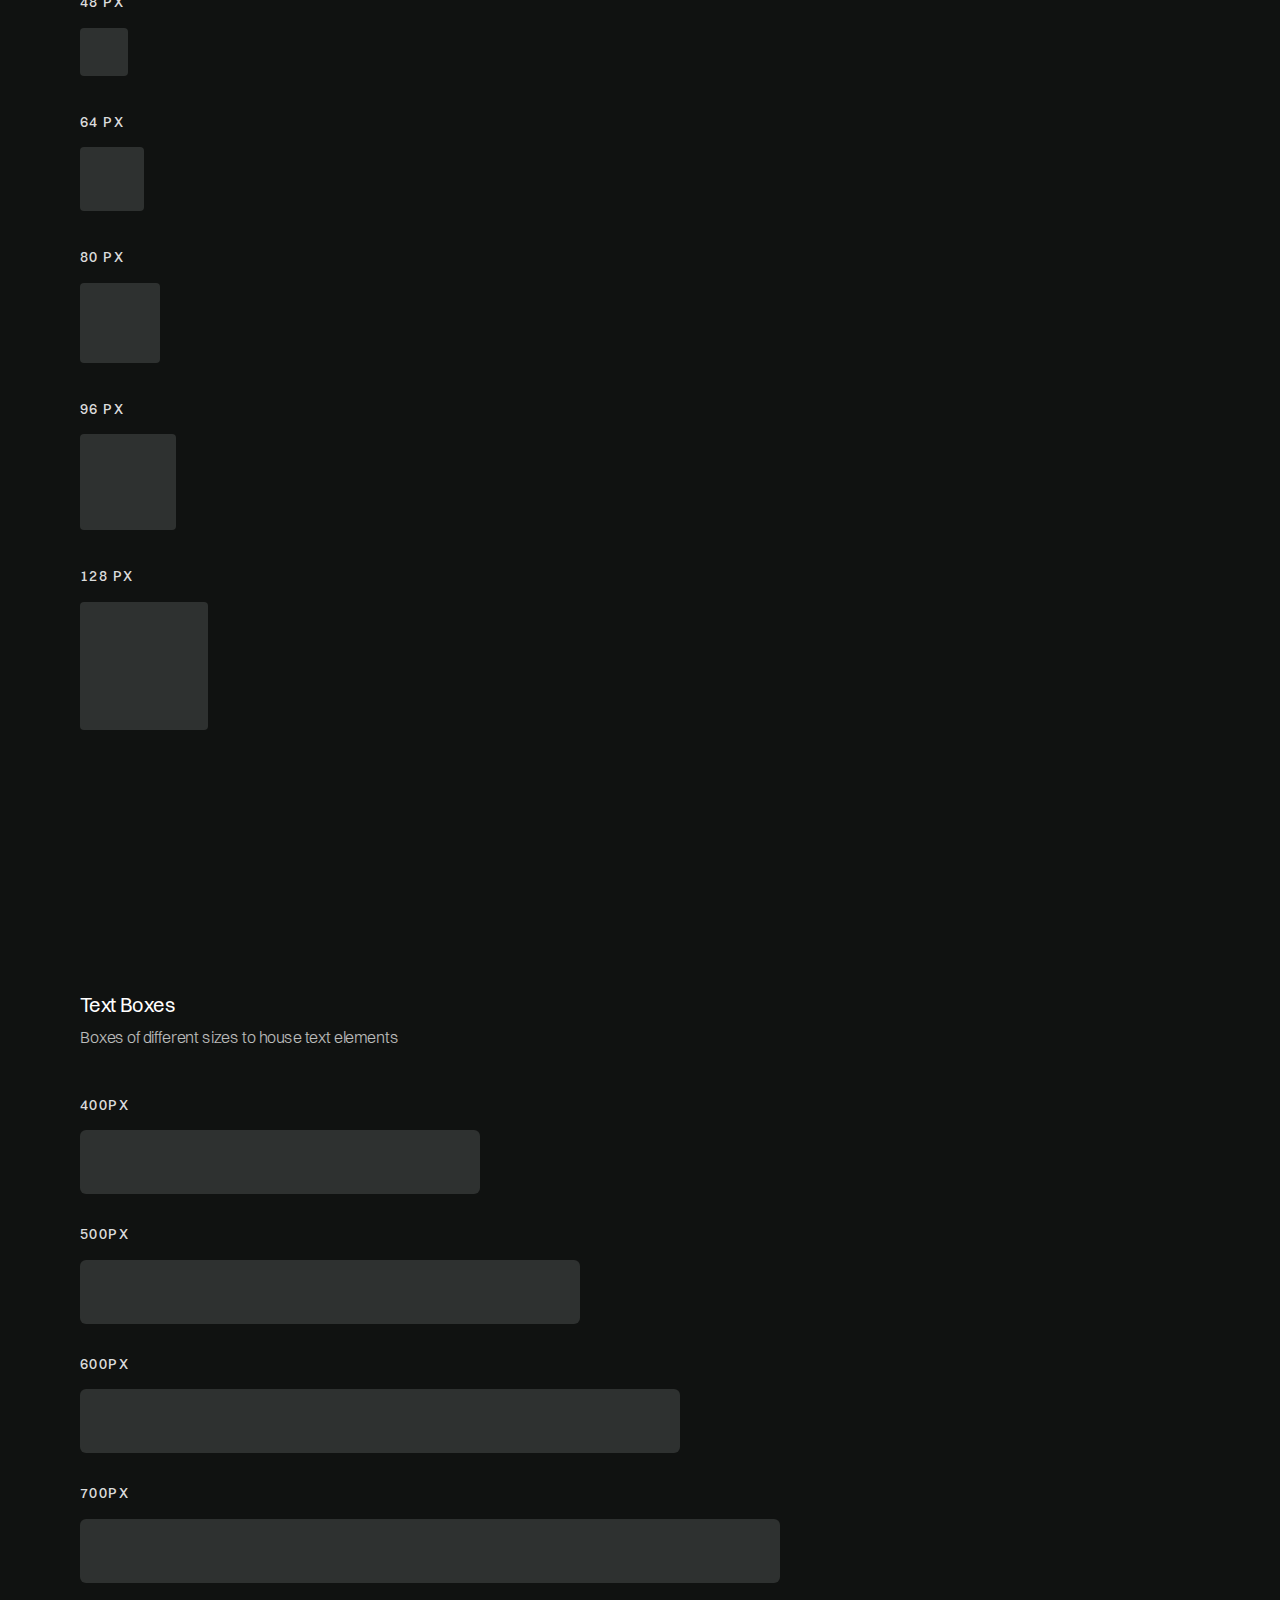
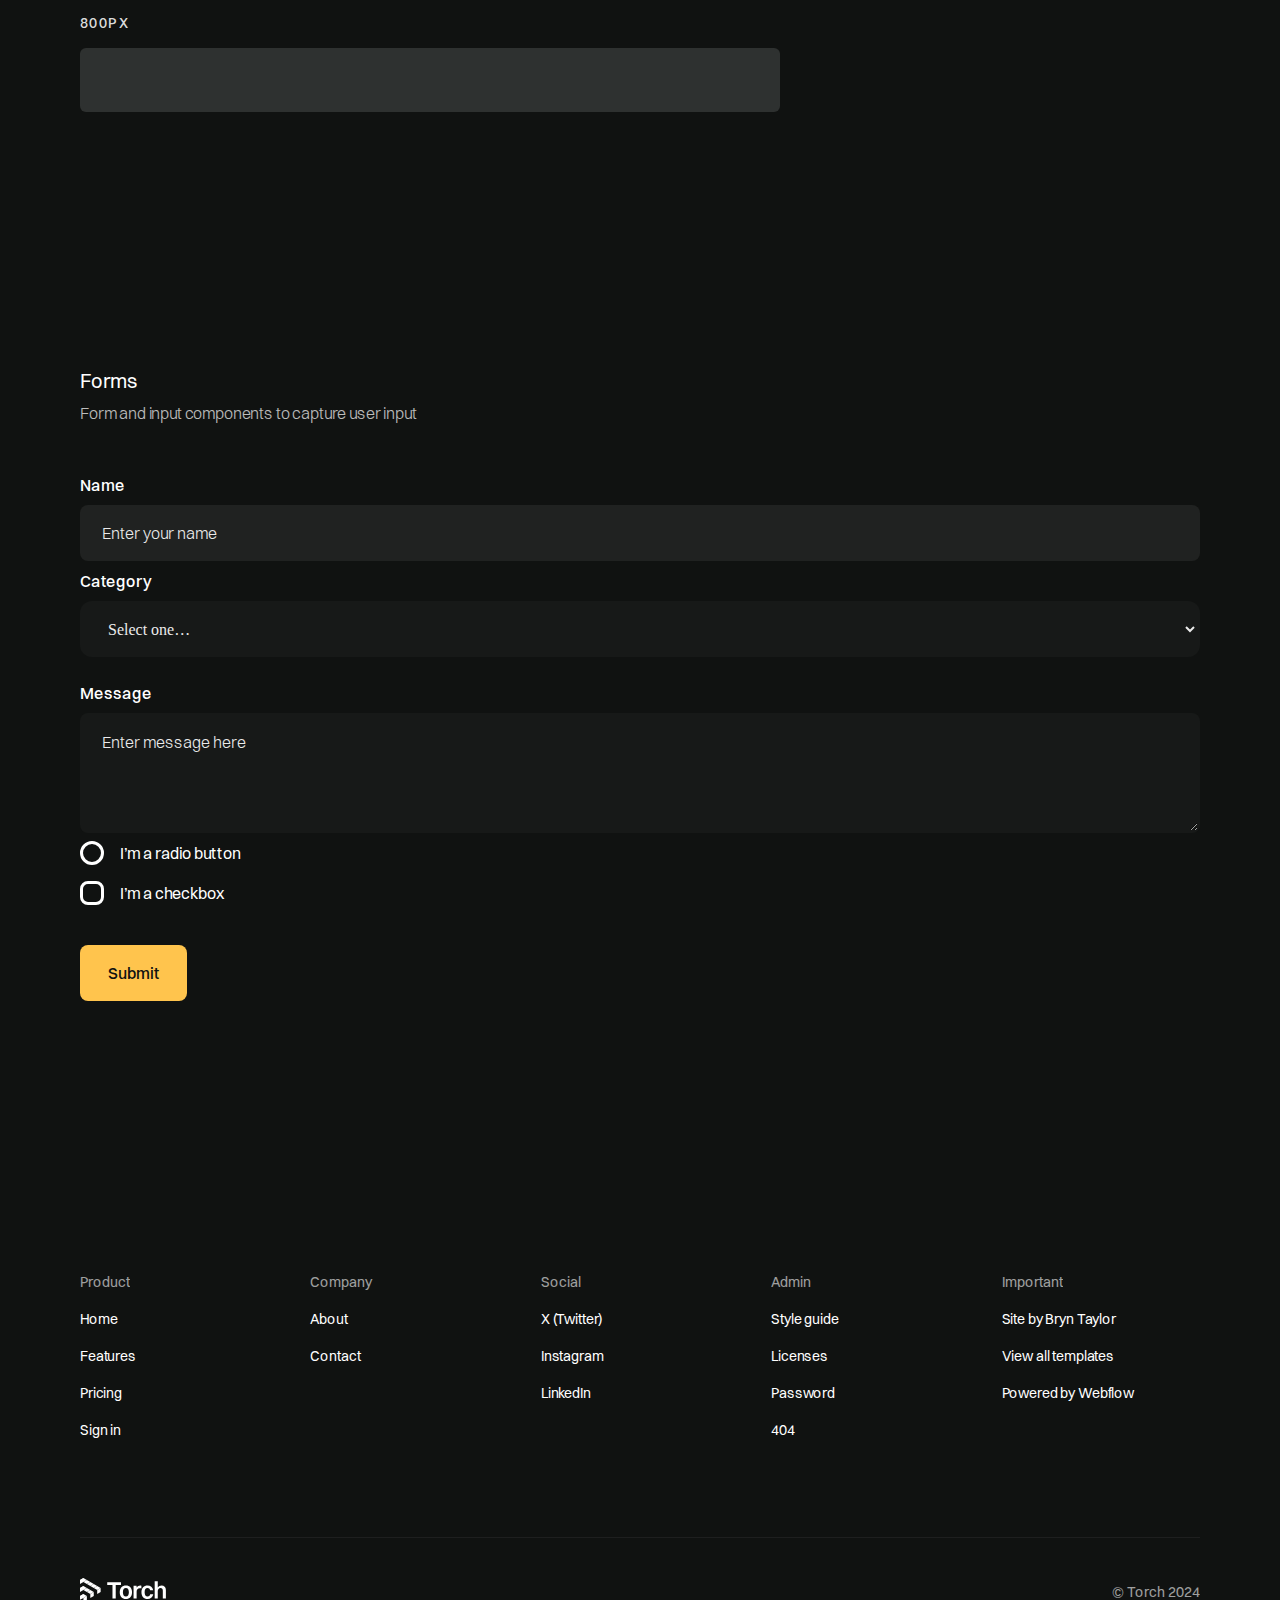
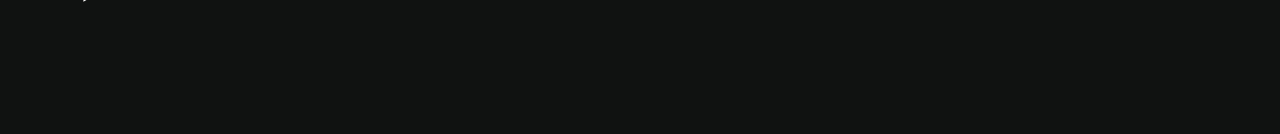
<file: admin/styleguide.html>
<!DOCTYPE html><!--  This site was created in Webflow. https://webflow.com  --><!--  Last Published: Mon Jun 09 2025 08:12:32 GMT+0000 (Coordinated Universal Time)  -->
<html data-wf-page="684696b608b1036885173a5a" data-wf-site="684696b608b1036885173a65" lang="en">
<head>
  <meta charset="utf-8">
  <title>Torch · Style Guide</title>
  <meta content="Torch is a high-quality template for SaaS tech startups. It has multiple pages, sections and components to suit your needs. Take your company&#x27;s online presence to the next level." name="description">
  <meta content="Torch · Style Guide" property="og:title">
  <meta content="Torch is a high-quality template for SaaS tech startups. It has multiple pages, sections and components to suit your needs. Take your company&#x27;s online presence to the next level." property="og:description">
  <meta content="https://cdn.prod.website-files.com/66fad496e2674af9c6f8f4ef/6703e5e87c9ca1599100560c_torch-opengraph-image.png" property="og:image">
  <meta content="Torch · Style Guide" property="twitter:title">
  <meta content="Torch is a high-quality template for SaaS tech startups. It has multiple pages, sections and components to suit your needs. Take your company&#x27;s online presence to the next level." property="twitter:description">
  <meta content="https://cdn.prod.website-files.com/66fad496e2674af9c6f8f4ef/6703e5e87c9ca1599100560c_torch-opengraph-image.png" property="twitter:image">
  <meta property="og:type" content="website">
  <meta content="summary_large_image" name="twitter:card">
  <meta content="width=device-width, initial-scale=1" name="viewport">
  <meta content="Webflow" name="generator">
  <link href="../css/normalize.css" rel="stylesheet" type="text/css">
  <link href="../css/webflow.css" rel="stylesheet" type="text/css">
  <link href="../css/vs-code-activity-896f6c37ec6bf93f75e470.webflow.css" rel="stylesheet" type="text/css">
  <script type="text/javascript">!function(o,c){var n=c.documentElement,t=" w-mod-";n.className+=t+"js",("ontouchstart"in o||o.DocumentTouch&&c instanceof DocumentTouch)&&(n.className+=t+"touch")}(window,document);</script>
  <link href="../images/favicon.png" rel="shortcut icon" type="image/x-icon">
  <link href="../images/webclip.png" rel="apple-touch-icon">
</head>
<body>
  <a href="https://www.bryntaylor.co.uk/platform/webflow?ref=template" target="_blank" class="section banner w-inline-block">
    <div class="container-large">
      <div>A Webflow template for SaaS startups · View all templates</div>
    </div>
  </a>
  <div data-animation="default" class="nav w-nav" data-easing2="ease" fs-scrolldisable-element="smart-nav" data-easing="ease" data-collapse="medium" data-w-id="abad23f6-3206-d95e-518e-2548f4c46996" role="banner" data-duration="400">
    <div class="nav-container">
      <div class="logo-wrapper">
        <a href="../index.html" class="logo w-nav-brand"><img src="../images/torch-logo.svg" loading="lazy" width="Auto" height="24" alt="Logo"></a>
        <nav role="navigation" id="w-node-abad23f6-3206-d95e-518e-2548f4c4699b-f4c46996" class="nav-menu w-nav-menu">
          <a href="../features.html" class="nav-link w-nav-link">Features</a>
          <a href="../pricing.html" class="nav-link w-nav-link">Pricing</a>
          <a href="../about.html" class="nav-link w-nav-link">About</a>
          <a href="../contact.html" class="nav-link w-nav-link">Contact</a>
        </nav>
      </div>
      <div id="w-node-abad23f6-3206-d95e-518e-2548f4c469b0-f4c46996" class="actions-wrapper">
        <a href="../sign-in.html" class="button-secondary small hide-mobile-portrait w-button">Sign in</a>
        <a href="#" class="button small hide-mobile-portrait w-button">Get started</a>
        <div class="nav-menu-button w-nav-button">
          <div class="menu-icon">
            <div class="menu-icon-line-top"></div>
            <div class="menu-icon-line-bottom"></div>
          </div>
        </div>
      </div>
    </div>
  </div>
  <div class="section">
    <div class="container-large">
      <div class="text-box">
        <h1 class="heading extra-large">Style guide</h1>
        <div class="spacer-24"></div>
      </div>
      <div class="text-box _600px">
        <p class="paragraph">Here are the styles and components used through the site. You can make global site changes when you change styles on this page.</p>
      </div>
    </div>
  </div>
  <div class="section">
    <section id="Typography" class="container-large">
      <div class="style-guide-section-header">
        <h2 class="heading small">Typography</h2>
        <div class="spacer-8"></div>
        <p class="paragraph">The different text sizes used through the site</p>
      </div>
      <div class="text-box _600px">
        <div class="style-guide-block">
          <h3 class="style-guide-label">h1</h3>
          <h1 class="heading extra-large">Heading extra large</h1>
        </div>
        <div class="style-guide-block">
          <h3 class="style-guide-label">h2</h3>
          <h2 class="heading large">Heading large</h2>
        </div>
        <div class="style-guide-block">
          <h3 class="style-guide-label">h3</h3>
          <h3 class="heading medium">Heading medium</h3>
        </div>
        <div class="style-guide-block">
          <h3 class="style-guide-label">h4</h3>
          <h4 class="heading regular">Heading regular</h4>
        </div>
        <div class="style-guide-block">
          <h3 class="style-guide-label">h5</h3>
          <h5 class="heading small">Heading small</h5>
        </div>
        <div class="style-guide-block">
          <h3 class="style-guide-label">h6</h3>
          <h6 class="heading extra-small">Heading extra small</h6>
        </div>
        <div class="spacer-48"></div>
        <div class="style-guide-block">
          <h3 class="style-guide-label">Extra Large Paragraph</h3>
          <p class="paragraph extra-large">Lorem ipsum dolor sit amet, consectetur adipiscing elit, sed do eiusmod tempor incididunt ut labore et dolore magna aliqua. Ut enim ad minim veniam, quis nostrud exercitation ullamco laboris nisi ut aliquip ex ea commodo consequat.<br></p>
        </div>
        <div class="style-guide-block">
          <h3 class="style-guide-label">Large Paragraph</h3>
          <p class="paragraph large">Lorem ipsum dolor sit amet, consectetur adipiscing elit, sed do eiusmod tempor incididunt ut labore et dolore magna aliqua. Ut enim ad minim veniam, quis nostrud exercitation ullamco laboris nisi ut aliquip ex ea commodo consequat.<br></p>
        </div>
        <div class="style-guide-block">
          <h3 class="style-guide-label">Paragraph</h3>
          <p class="paragraph">Lorem ipsum dolor sit amet, consectetur adipiscing elit, sed do eiusmod tempor incididunt ut labore et dolore magna aliqua. Ut enim ad minim veniam, quis nostrud exercitation ullamco laboris nisi ut aliquip ex ea commodo consequat.<br></p>
        </div>
        <div class="style-guide-block">
          <h3 class="style-guide-label">Small Paragraph</h3>
          <p class="paragraph small">Lorem ipsum dolor sit amet, consectetur adipiscing elit, sed do eiusmod tempor incididunt ut labore et dolore magna aliqua. Ut enim ad minim veniam, quis nostrud exercitation ullamco laboris nisi ut aliquip ex ea commodo consequat.<br></p>
        </div>
        <div class="style-guide-block">
          <h3 class="style-guide-label">Text colors</h3>
          <div class="background-color-100">
            <p class="text-color-900">Text color 900<br></p>
            <p class="text-color-800">Text color 800<br></p>
            <p class="text-color-700">Text color 700<br></p>
            <p class="text-color-600">Text color 600<br></p>
          </div>
          <p class="text-color-400">Text color 400<br></p>
          <p class="text-color-300">Text color 300<br></p>
          <p class="text-color-200">Text color 200<br></p>
          <p class="text-color-100">Text color 100<br></p>
          <p class="text-color-accent">Text color primary<br></p>
          <p class="text-color-accent-light">Text color primary light<br></p>
        </div>
        <div class="style-guide-block">
          <h3 class="style-guide-label">Text Weights</h3>
          <div class="text-weight-regular">Text weight regular</div>
          <div class="text-weight-medium">Text weight medium</div>
          <div class="text-weight-semibold">Text weight semibold</div>
        </div>
        <div class="style-guide-block">
          <h3 class="style-guide-label">Quote</h3>
          <blockquote class="block-quote">Lorem ipsum dolor sit amet, consectetur adipiscing elit, sed do eiusmod tempor incididunt ut labore et dolore magna aliqua. Ut enim ad minim veniam.</blockquote>
        </div>
        <div class="style-guide-block">
          <h3 class="style-guide-label">Lists</h3>
          <ul role="list">
            <li>Heading line height is fixed</li>
            <li>All buttons now have tooltips</li>
            <li>Spell checker number issue fixed</li>
          </ul>
          <ol role="list">
            <li>Heading line height is fixed</li>
            <li>All buttons now have tooltips</li>
            <li>Spell checker number issue fixed</li>
          </ol>
        </div>
        <div class="style-guide-block">
          <h3 class="style-guide-label">Link</h3>
          <a href="https://www.bryntaylor.co.uk/" target="_blank">More about me</a>
        </div>
        <div class="style-guide-block">
          <h3 class="style-guide-label">Figure with caption</h3>
          <div class="rich-text w-richtext">
            <figure style="max-width:300px" class="w-richtext-align-fullwidth w-richtext-figure-type-image">
              <div><img src="../images/placeholder.svg" loading="lazy" alt=""></div>
              <figcaption>An image with caption</figcaption>
            </figure>
          </div>
        </div>
      </div>
    </section>
  </div>
  <div class="section">
    <section id="Rich-Text" class="container-large">
      <div class="style-guide-section-header">
        <h2 class="heading small">Rich text</h2>
        <div class="spacer-8"></div>
        <p class="paragraph">Formatted rich text element used for long sections of text like projects</p>
      </div>
      <div class="text-box _600px">
        <div class="rich-text w-richtext">
          <h1>This is a H1 Header</h1>
          <h2>This is a h2 Header</h2>
          <h3>This is a H3 Header</h3>
          <h4>This is a H4 Header</h4>
          <h5>This is a H5 Header</h5>
          <h6>This is a H6 Header</h6>
          <p>Lorem ipsum dolor sit amet, consectetur adipiscing elit, sed do eiusmod tempor incididunt ut labore et dolore magna aliqua. Ut enim ad minim veniam, quis nostrud exercitation ullamco laboris nisi ut aliquip ex ea commodo consequat. Duis aute irure dolor in reprehenderit in voluptate velit esse cillum dolore eu fugiat nulla pariatur. Excepteur sint occaecat cupidatat non proident, sunt in culpa qui officia deserunt mollit anim id est laborum.</p>
          <blockquote>Lorem ipsum dolor sit amet, consectetur adipiscing elit, sed do eiusmod tempor incididunt ut labore et dolore magna aliqua. Ut enim ad minim veniam.</blockquote>
          <h4>Latest updates</h4>
          <ul role="list">
            <li>Heading line height is fixed</li>
            <li>All buttons now have tooltips</li>
            <li>Spell checker number issue fixed</li>
          </ul>
          <p>
            <a href="https://www.bryntaylor.co.uk/" target="_blank">More about me</a>
          </p>
          <figure style="max-width:300px" class="w-richtext-align-fullwidth w-richtext-figure-type-image">
            <div><img src="../images/placeholder.svg" loading="lazy" alt=""></div>
            <figcaption>An image with caption</figcaption>
          </figure>
        </div>
      </div>
    </section>
  </div>
  <div class="section">
    <section id="Colours" class="container-large">
      <div class="style-guide-section-header">
        <h2 class="heading small">Colors</h2>
        <div class="spacer-8"></div>
        <p class="paragraph">The different colours used through the site</p>
      </div>
      <div class="style-guide-colour-grid">
        <div class="style-guide-colour-block">
          <div class="color-block background-color-900"></div>
          <div class="spacer-24"></div>
        </div>
        <div class="style-guide-colour-block">
          <div class="color-block background-color-800"></div>
          <div class="spacer-24"></div>
        </div>
        <div class="style-guide-colour-block">
          <div class="color-block background-color-700"></div>
          <div class="spacer-24"></div>
        </div>
        <div class="style-guide-colour-block">
          <div class="color-block background-color-600"></div>
          <div class="spacer-24"></div>
        </div>
        <div class="style-guide-colour-block">
          <div class="color-block background-color-400"></div>
          <div class="spacer-24"></div>
        </div>
        <div class="style-guide-colour-block">
          <div class="color-block background-color-300"></div>
          <div class="spacer-24"></div>
        </div>
        <div class="style-guide-colour-block">
          <div class="color-block background-color-200"></div>
          <div class="spacer-24"></div>
        </div>
        <div class="style-guide-colour-block">
          <div class="color-block background-color-100"></div>
          <div class="spacer-24"></div>
        </div>
        <div class="style-guide-colour-block">
          <div class="color-block background-color-accent"></div>
          <div class="spacer-24"></div>
        </div>
        <div class="style-guide-colour-block">
          <div class="color-block background-color-accent-medium"></div>
          <div class="spacer-24"></div>
        </div>
        <div class="style-guide-colour-block">
          <div class="color-block background-color-accent-light"></div>
          <div class="spacer-24"></div>
        </div>
      </div>
    </section>
  </div>
  <div class="section">
    <div id="Buttons" class="container-large">
      <div class="style-guide-section-header">
        <h2 class="heading small">Buttons</h2>
        <div class="spacer-8"></div>
        <p class="paragraph">The different types of buttons used through the site</p>
      </div>
      <div class="button-group">
        <div>
          <h3 class="style-guide-label">Primary</h3>
          <a href="#" class="button w-button">Primary button</a>
        </div>
        <div>
          <h3 class="style-guide-label">Primary small</h3>
          <a href="#" class="button small w-button">Primary button</a>
        </div>
      </div>
      <div class="spacer-48"></div>
      <div class="button-group">
        <div>
          <h3 class="style-guide-label">Secondary</h3>
          <a href="#" class="button-secondary w-button">Seconday button</a>
        </div>
        <div>
          <h3 class="style-guide-label">Secondary small</h3>
          <a href="#" class="button-secondary small w-button">Seconday button</a>
        </div>
      </div>
    </div>
  </div>
  <div class="section">
    <div id="Spacers" class="container-large">
      <div class="style-guide-section-header">
        <h2 class="heading small">Spacers</h2>
        <div class="spacer-8"></div>
        <p class="paragraph">Use spacers to add breathing room around elements</p>
      </div>
      <div class="text-box">
        <div>
          <h3 class="style-guide-label">4 px</h3>
          <div class="visible-spacer">
            <div class="spacer-4"></div>
          </div>
        </div>
        <div>
          <h3 class="style-guide-label">8 px</h3>
          <div class="visible-spacer">
            <div class="spacer-8"></div>
          </div>
        </div>
        <div>
          <h3 class="style-guide-label">16 px</h3>
          <div class="visible-spacer">
            <div class="spacer-16"></div>
          </div>
        </div>
        <div>
          <h3 class="style-guide-label">24 px</h3>
          <div class="visible-spacer">
            <div class="spacer-24"></div>
          </div>
        </div>
        <div>
          <h3 class="style-guide-label">32 px</h3>
          <div class="visible-spacer">
            <div class="spacer-32"></div>
          </div>
        </div>
        <div>
          <h3 class="style-guide-label">40 px</h3>
          <div class="visible-spacer">
            <div class="spacer-40"></div>
          </div>
        </div>
        <div>
          <h3 class="style-guide-label">48 PX</h3>
          <div class="visible-spacer">
            <div class="spacer-48"></div>
          </div>
        </div>
        <div>
          <h3 class="style-guide-label">64 PX</h3>
          <div class="visible-spacer">
            <div class="spacer-64"></div>
          </div>
        </div>
        <div>
          <h3 class="style-guide-label">80 PX</h3>
          <div class="visible-spacer">
            <div class="spacer-80"></div>
          </div>
        </div>
        <div>
          <h3 class="style-guide-label">96 PX</h3>
          <div class="visible-spacer">
            <div class="spacer-96"></div>
          </div>
        </div>
        <div>
          <h3 class="style-guide-label">128 PX</h3>
          <div class="visible-spacer">
            <div class="spacer-128"></div>
          </div>
        </div>
      </div>
    </div>
  </div>
  <div class="section">
    <div id="Text-Boxes" class="container-large">
      <div class="style-guide-section-header">
        <h2 class="heading small">Text Boxes</h2>
        <div class="spacer-8"></div>
        <p class="paragraph">Boxes of different sizes to house text elements</p>
      </div>
      <div class="text-box">
        <h3 class="style-guide-label">400px</h3>
        <div class="text-box _400px visible-text-box"></div>
      </div>
      <div class="text-box">
        <h3 class="style-guide-label">500px</h3>
        <div class="text-box _500px visible-text-box"></div>
      </div>
      <div class="text-box">
        <h3 class="style-guide-label">600px</h3>
        <div class="text-box _600px visible-text-box"></div>
      </div>
      <div class="text-box">
        <h3 class="style-guide-label">700px</h3>
        <div class="text-box _700px visible-text-box"></div>
      </div>
      <div class="text-box">
        <h3 class="style-guide-label">800px</h3>
        <div class="text-box _800px visible-text-box"></div>
      </div>
    </div>
  </div>
  <div class="section">
    <div id="Forms" class="container-large">
      <div class="style-guide-section-header">
        <h2 class="heading small">Forms</h2>
        <div class="spacer-8"></div>
        <p>Form and input components to capture user input</p>
      </div>
      <div class="w-form">
        <form data-name="Email Form" name="email-form" id="email-form" method="get" class="form" data-wf-page-id="684696b608b1036885173a5a" data-wf-element-id="bd139dac-6308-9e8c-27f0-79a5d7caab24">
          <div class="field-block"><label for="field" class="field-label">Name</label><input class="text-input w-input" maxlength="256" name="name" data-name="Name" placeholder="Enter your name" type="text" id="field"></div>
          <div class="field-block"><label for="Category" class="field-label">Category</label><select data-name="Category" name="Category" id="Category" class="form-dropdown w-select">
              <option value="">Select one…</option>
              <option value="Option 1">Option 1</option>
              <option value="Option 2">Option 2</option>
              <option value="Option 3">Option 3</option>
            </select></div>
          <div class="field-block"><label for="field" class="field-label">Message</label><textarea placeholder="Enter message here" maxlength="5000" data-name="Field" name="field" id="field" class="text-input form w-input"></textarea></div><label class="form-radio-button w-radio">
            <div class="w-form-formradioinput w-form-formradioinput--inputType-custom radio-button w-radio-input"></div><input type="radio" data-name="Radio" name="Radio" id="radio" style="opacity:0;position:absolute;z-index:-1" value="Blue"><span for="radio" class="w-form-label">I’m a radio button</span>
          </label><label class="w-checkbox form-checkbox">
            <div class="w-checkbox-input w-checkbox-input--inputType-custom check-box"></div><input type="checkbox" data-name="Checkbox" name="checkbox" id="checkbox" style="opacity:0;position:absolute;z-index:-1"><span for="checkbox" class="w-form-label">I’m a checkbox</span>
          </label>
          <div class="spacer-24"></div><input type="submit" data-wait="Please wait..." class="button w-button" value="Submit">
        </form>
        <div class="form-success w-form-done">
          <div>Thank you! Your message has been received!</div>
        </div>
        <div class="form-error w-form-fail">
          <div>Oops! Something went wrong. Please try again.</div>
        </div>
      </div>
    </div>
  </div>
  <section class="section">
    <div class="container-large">
      <div class="footer-grid">
        <div class="footer-column">
          <div class="text-color-muted">Product</div>
          <a href="../index.html" class="footer-link">Home</a>
          <a href="../features.html" class="footer-link">Features</a>
          <a href="../pricing.html" class="footer-link">Pricing</a>
          <a href="../sign-in.html" class="footer-link">Sign in</a>
        </div>
        <div class="footer-column">
          <div class="text-color-muted">Company</div>
          <a href="../about.html" class="footer-link">About</a>
          <a href="../contact.html" class="footer-link">Contact</a>
        </div>
        <div class="footer-column">
          <div class="text-color-muted">Social</div>
          <a href="https://x.com/" target="_blank" class="footer-link">X (Twitter)</a>
          <a href="https://www.instagram.com/" target="_blank" class="footer-link">Instagram</a>
          <a href="https://www.linkedin.com/" target="_blank" class="footer-link">LinkedIn</a>
        </div>
        <div class="footer-column">
          <div class="text-color-muted">Admin</div>
          <a href="../admin/styleguide.html" aria-current="page" class="footer-link w--current">Style guide</a>
          <a href="../admin/licenses.html" class="footer-link">Licenses</a>
          <a href="../401.html" class="footer-link">Password</a>
          <a href="../404.html" class="footer-link">404</a>
        </div>
        <div class="footer-column">
          <div class="text-color-muted">Important</div>
          <a href="https://www.bryntaylor.co.uk/?ref=template" target="_blank" class="footer-link">Site by Bryn Taylor</a>
          <a href="https://www.bryntaylor.co.uk/platform/webflow?ref=template" target="_blank" class="footer-link">View all templates</a>
          <a href="https://webflow.com/" target="_blank" class="footer-link">Powered by Webflow</a>
        </div>
      </div>
      <div class="spacer-96"></div>
      <div class="divider-line"></div>
      <div class="spacer-40"></div>
      <div class="footer-bottom">
        <a href="../index.html" class="logo w-nav-brand"><img src="../images/torch-logo.svg" loading="lazy" width="Auto" height="24" alt="Logo"></a>
        <div class="footer-link text-color-muted">© Torch 2024</div>
      </div>
    </div>
  </section>
  <script src="https://d3e54v103j8qbb.cloudfront.net/js/jquery-3.5.1.min.dc5e7f18c8.js?site=684696b608b1036885173a65" type="text/javascript" integrity="sha256-9/aliU8dGd2tb6OSsuzixeV4y/faTqgFtohetphbbj0=" crossorigin="anonymous"></script>
  <script src="../js/webflow.js" type="text/javascript"></script>
</body>
</html>
</file>
<file: css/webflow.css>
@font-face {
  font-family: 'webflow-icons';
  src: url("[data-uri]") format('truetype');
  font-weight: normal;
  font-style: normal;
}
[class^="w-icon-"],
[class*=" w-icon-"] {
  /* use !important to prevent issues with browser extensions that change fonts */
  font-family: 'webflow-icons' !important;
  speak: none;
  font-style: normal;
  font-weight: normal;
  font-variant: normal;
  text-transform: none;
  line-height: 1;
  /* Better Font Rendering =========== */
  -webkit-font-smoothing: antialiased;
  -moz-osx-font-smoothing: grayscale;
}
.w-icon-slider-right:before {
  content: "\e600";
}
.w-icon-slider-left:before {
  content: "\e601";
}
.w-icon-nav-menu:before {
  content: "\e602";
}
.w-icon-arrow-down:before,
.w-icon-dropdown-toggle:before {
  content: "\e603";
}
.w-icon-file-upload-remove:before {
  content: "\e900";
}
.w-icon-file-upload-icon:before {
  content: "\e903";
}
* {
  -webkit-box-sizing: border-box;
  -moz-box-sizing: border-box;
  box-sizing: border-box;
}
html {
  height: 100%;
}
body {
  margin: 0;
  min-height: 100%;
  background-color: #fff;
  font-family: Arial, sans-serif;
  font-size: 14px;
  line-height: 20px;
  color: #333;
}
img {
  max-width: 100%;
  vertical-align: middle;
  display: inline-block;
}
html.w-mod-touch * {
  background-attachment: scroll !important;
}
.w-block {
  display: block;
}
.w-inline-block {
  max-width: 100%;
  display: inline-block;
}
.w-clearfix:before,
.w-clearfix:after {
  content: " ";
  display: table;
  grid-column-start: 1;
  grid-row-start: 1;
  grid-column-end: 2;
  grid-row-end: 2;
}
.w-clearfix:after {
  clear: both;
}
.w-hidden {
  display: none;
}
.w-button {
  display: inline-block;
  padding: 9px 15px;
  background-color: #3898EC;
  color: white;
  border: 0;
  line-height: inherit;
  text-decoration: none;
  cursor: pointer;
  border-radius: 0;
}
input.w-button {
  -webkit-appearance: button;
}
html[data-w-dynpage] [data-w-cloak] {
  color: transparent !important;
}
.w-code-block {
  margin: unset;
}
pre.w-code-block code {
  all: inherit;
}
.w-optimization {
  display: contents;
}
.w-webflow-badge,
.w-webflow-badge > img {
  box-sizing: unset;
  width: unset;
  height: unset;
  max-height: unset;
  max-width: unset;
  min-height: unset;
  min-width: unset;
  margin: unset;
  padding: unset;
  float: unset;
  clear: unset;
  border: unset;
  border-radius: unset;
  background: unset;
  background-image: unset;
  background-position: unset;
  background-size: unset;
  background-repeat: unset;
  background-origin: unset;
  background-clip: unset;
  background-attachment: unset;
  background-color: unset;
  box-shadow: unset;
  transform: unset;
  transition: unset;
  direction: unset;
  font-family: unset;
  font-weight: unset;
  color: unset;
  font-size: unset;
  line-height: unset;
  font-style: unset;
  font-variant: unset;
  text-align: unset;
  letter-spacing: unset;
  text-decoration: unset;
  text-indent: unset;
  text-transform: unset;
  list-style-type: unset;
  text-shadow: unset;
  vertical-align: unset;
  cursor: unset;
  white-space: unset;
  word-break: unset;
  word-spacing: unset;
  word-wrap: unset;
}
.w-webflow-badge {
  position: fixed !important;
  display: inline-block !important;
  visibility: visible !important;
  opacity: 1 !important;
  z-index: 2147483647 !important;
  top: auto !important;
  right: 12px !important;
  bottom: 12px !important;
  left: auto !important;
  color: #aaadb0 !important;
  background-color: #fff !important;
  border-radius: 3px !important;
  padding: 6px !important;
  font-size: 12px !important;
  line-height: 14px !important;
  text-decoration: none !important;
  transform: none !important;
  margin: 0 !important;
  width: auto !important;
  height: auto !important;
  overflow: unset !important;
  white-space: nowrap;
  box-shadow: 0 0 0 1px rgba(0, 0, 0, 0.1), 0px 1px 3px rgba(0, 0, 0, 0.1);
  cursor: pointer;
}
.w-webflow-badge > img {
  position: unset;
  display: inline-block !important;
  visibility: unset !important;
  opacity: 1 !important;
  vertical-align: middle !important;
}
h1,
h2,
h3,
h4,
h5,
h6 {
  font-weight: bold;
  margin-bottom: 10px;
}
h1 {
  font-size: 38px;
  line-height: 44px;
  margin-top: 20px;
}
h2 {
  font-size: 32px;
  line-height: 36px;
  margin-top: 20px;
}
h3 {
  font-size: 24px;
  line-height: 30px;
  margin-top: 20px;
}
h4 {
  font-size: 18px;
  line-height: 24px;
  margin-top: 10px;
}
h5 {
  font-size: 14px;
  line-height: 20px;
  margin-top: 10px;
}
h6 {
  font-size: 12px;
  line-height: 18px;
  margin-top: 10px;
}
p {
  margin-top: 0;
  margin-bottom: 10px;
}
blockquote {
  margin: 0 0 10px 0;
  padding: 10px 20px;
  border-left: 5px solid #E2E2E2;
  font-size: 18px;
  line-height: 22px;
}
figure {
  margin: 0;
  margin-bottom: 10px;
}
figcaption {
  margin-top: 5px;
  text-align: center;
}
ul,
ol {
  margin-top: 0px;
  margin-bottom: 10px;
  padding-left: 40px;
}
.w-list-unstyled {
  padding-left: 0;
  list-style: none;
}
.w-embed:before,
.w-embed:after {
  content: " ";
  display: table;
  grid-column-start: 1;
  grid-row-start: 1;
  grid-column-end: 2;
  grid-row-end: 2;
}
.w-embed:after {
  clear: both;
}
.w-video {
  width: 100%;
  position: relative;
  padding: 0;
}
.w-video iframe,
.w-video object,
.w-video embed {
  position: absolute;
  top: 0;
  left: 0;
  width: 100%;
  height: 100%;
  border: none;
}
fieldset {
  padding: 0;
  margin: 0;
  border: 0;
}
button,
[type='button'],
[type='reset'] {
  border: 0;
  cursor: pointer;
  -webkit-appearance: button;
}
.w-form {
  margin: 0 0 15px;
}
.w-form-done {
  display: none;
  padding: 20px;
  text-align: center;
  background-color: #dddddd;
}
.w-form-fail {
  display: none;
  margin-top: 10px;
  padding: 10px;
  background-color: #ffdede;
}
label {
  display: block;
  margin-bottom: 5px;
  font-weight: bold;
}
.w-input,
.w-select {
  display: block;
  width: 100%;
  height: 38px;
  padding: 8px 12px;
  margin-bottom: 10px;
  font-size: 14px;
  line-height: 1.42857143;
  color: #333333;
  vertical-align: middle;
  background-color: #ffffff;
  border: 1px solid #cccccc;
}
.w-input::placeholder,
.w-select::placeholder {
  color: #999;
}
.w-input:focus,
.w-select:focus {
  border-color: #3898EC;
  outline: 0;
}
.w-input[disabled],
.w-select[disabled],
.w-input[readonly],
.w-select[readonly],
fieldset[disabled] .w-input,
fieldset[disabled] .w-select {
  cursor: not-allowed;
}
.w-input[disabled]:not(.w-input-disabled),
.w-select[disabled]:not(.w-input-disabled),
.w-input[readonly],
.w-select[readonly],
fieldset[disabled]:not(.w-input-disabled) .w-input,
fieldset[disabled]:not(.w-input-disabled) .w-select {
  background-color: #eeeeee;
}
textarea.w-input,
textarea.w-select {
  height: auto;
}
.w-select {
  background-color: #f3f3f3;
}
.w-select[multiple] {
  height: auto;
}
.w-form-label {
  display: inline-block;
  cursor: pointer;
  font-weight: normal;
  margin-bottom: 0px;
}
.w-radio {
  display: block;
  margin-bottom: 5px;
  padding-left: 20px;
}
.w-radio:before,
.w-radio:after {
  content: " ";
  display: table;
  grid-column-start: 1;
  grid-row-start: 1;
  grid-column-end: 2;
  grid-row-end: 2;
}
.w-radio:after {
  clear: both;
}
.w-radio-input {
  margin: 4px 0 0;
  line-height: normal;
  float: left;
  margin-left: -20px;
}
.w-radio-input {
  margin-top: 3px;
}
.w-file-upload {
  display: block;
  margin-bottom: 10px;
}
.w-file-upload-input {
  width: 0.1px;
  height: 0.1px;
  opacity: 0;
  overflow: hidden;
  position: absolute;
  z-index: -100;
}
.w-file-upload-default,
.w-file-upload-uploading,
.w-file-upload-success {
  display: inline-block;
  color: #333333;
}
.w-file-upload-error {
  display: block;
  margin-top: 10px;
}
.w-file-upload-default.w-hidden,
.w-file-upload-uploading.w-hidden,
.w-file-upload-error.w-hidden,
.w-file-upload-success.w-hidden {
  display: none;
}
.w-file-upload-uploading-btn {
  display: flex;
  font-size: 14px;
  font-weight: normal;
  cursor: pointer;
  margin: 0;
  padding: 8px 12px;
  border: 1px solid #cccccc;
  background-color: #fafafa;
}
.w-file-upload-file {
  display: flex;
  flex-grow: 1;
  justify-content: space-between;
  margin: 0;
  padding: 8px 9px 8px 11px;
  border: 1px solid #cccccc;
  background-color: #fafafa;
}
.w-file-upload-file-name {
  font-size: 14px;
  font-weight: normal;
  display: block;
}
.w-file-remove-link {
  margin-top: 3px;
  margin-left: 10px;
  width: auto;
  height: auto;
  padding: 3px;
  display: block;
  cursor: pointer;
}
.w-icon-file-upload-remove {
  margin: auto;
  font-size: 10px;
}
.w-file-upload-error-msg {
  display: inline-block;
  color: #ea384c;
  padding: 2px 0;
}
.w-file-upload-info {
  display: inline-block;
  line-height: 38px;
  padding: 0 12px;
}
.w-file-upload-label {
  display: inline-block;
  font-size: 14px;
  font-weight: normal;
  cursor: pointer;
  margin: 0;
  padding: 8px 12px;
  border: 1px solid #cccccc;
  background-color: #fafafa;
}
.w-icon-file-upload-icon,
.w-icon-file-upload-uploading {
  display: inline-block;
  margin-right: 8px;
  width: 20px;
}
.w-icon-file-upload-uploading {
  height: 20px;
}
.w-container {
  margin-left: auto;
  margin-right: auto;
  max-width: 940px;
}
.w-container:before,
.w-container:after {
  content: " ";
  display: table;
  grid-column-start: 1;
  grid-row-start: 1;
  grid-column-end: 2;
  grid-row-end: 2;
}
.w-container:after {
  clear: both;
}
.w-container .w-row {
  margin-left: -10px;
  margin-right: -10px;
}
.w-row:before,
.w-row:after {
  content: " ";
  display: table;
  grid-column-start: 1;
  grid-row-start: 1;
  grid-column-end: 2;
  grid-row-end: 2;
}
.w-row:after {
  clear: both;
}
.w-row .w-row {
  margin-left: 0;
  margin-right: 0;
}
.w-col {
  position: relative;
  float: left;
  width: 100%;
  min-height: 1px;
  padding-left: 10px;
  padding-right: 10px;
}
.w-col .w-col {
  padding-left: 0;
  padding-right: 0;
}
.w-col-1 {
  width: 8.33333333%;
}
.w-col-2 {
  width: 16.66666667%;
}
.w-col-3 {
  width: 25%;
}
.w-col-4 {
  width: 33.33333333%;
}
.w-col-5 {
  width: 41.66666667%;
}
.w-col-6 {
  width: 50%;
}
.w-col-7 {
  width: 58.33333333%;
}
.w-col-8 {
  width: 66.66666667%;
}
.w-col-9 {
  width: 75%;
}
.w-col-10 {
  width: 83.33333333%;
}
.w-col-11 {
  width: 91.66666667%;
}
.w-col-12 {
  width: 100%;
}
.w-hidden-main {
  display: none !important;
}
@media screen and (max-width: 991px) {
  .w-container {
    max-width: 728px;
  }
  .w-hidden-main {
    display: inherit !important;
  }
  .w-hidden-medium {
    display: none !important;
  }
  .w-col-medium-1 {
    width: 8.33333333%;
  }
  .w-col-medium-2 {
    width: 16.66666667%;
  }
  .w-col-medium-3 {
    width: 25%;
  }
  .w-col-medium-4 {
    width: 33.33333333%;
  }
  .w-col-medium-5 {
    width: 41.66666667%;
  }
  .w-col-medium-6 {
    width: 50%;
  }
  .w-col-medium-7 {
    width: 58.33333333%;
  }
  .w-col-medium-8 {
    width: 66.66666667%;
  }
  .w-col-medium-9 {
    width: 75%;
  }
  .w-col-medium-10 {
    width: 83.33333333%;
  }
  .w-col-medium-11 {
    width: 91.66666667%;
  }
  .w-col-medium-12 {
    width: 100%;
  }
  .w-col-stack {
    width: 100%;
    left: auto;
    right: auto;
  }
}
@media screen and (max-width: 767px) {
  .w-hidden-main {
    display: inherit !important;
  }
  .w-hidden-medium {
    display: inherit !important;
  }
  .w-hidden-small {
    display: none !important;
  }
  .w-row,
  .w-container .w-row {
    margin-left: 0;
    margin-right: 0;
  }
  .w-col {
    width: 100%;
    left: auto;
    right: auto;
  }
  .w-col-small-1 {
    width: 8.33333333%;
  }
  .w-col-small-2 {
    width: 16.66666667%;
  }
  .w-col-small-3 {
    width: 25%;
  }
  .w-col-small-4 {
    width: 33.33333333%;
  }
  .w-col-small-5 {
    width: 41.66666667%;
  }
  .w-col-small-6 {
    width: 50%;
  }
  .w-col-small-7 {
    width: 58.33333333%;
  }
  .w-col-small-8 {
    width: 66.66666667%;
  }
  .w-col-small-9 {
    width: 75%;
  }
  .w-col-small-10 {
    width: 83.33333333%;
  }
  .w-col-small-11 {
    width: 91.66666667%;
  }
  .w-col-small-12 {
    width: 100%;
  }
}
@media screen and (max-width: 479px) {
  .w-container {
    max-width: none;
  }
  .w-hidden-main {
    display: inherit !important;
  }
  .w-hidden-medium {
    display: inherit !important;
  }
  .w-hidden-small {
    display: inherit !important;
  }
  .w-hidden-tiny {
    display: none !important;
  }
  .w-col {
    width: 100%;
  }
  .w-col-tiny-1 {
    width: 8.33333333%;
  }
  .w-col-tiny-2 {
    width: 16.66666667%;
  }
  .w-col-tiny-3 {
    width: 25%;
  }
  .w-col-tiny-4 {
    width: 33.33333333%;
  }
  .w-col-tiny-5 {
    width: 41.66666667%;
  }
  .w-col-tiny-6 {
    width: 50%;
  }
  .w-col-tiny-7 {
    width: 58.33333333%;
  }
  .w-col-tiny-8 {
    width: 66.66666667%;
  }
  .w-col-tiny-9 {
    width: 75%;
  }
  .w-col-tiny-10 {
    width: 83.33333333%;
  }
  .w-col-tiny-11 {
    width: 91.66666667%;
  }
  .w-col-tiny-12 {
    width: 100%;
  }
}
.w-widget {
  position: relative;
}
.w-widget-map {
  width: 100%;
  height: 400px;
}
.w-widget-map label {
  width: auto;
  display: inline;
}
.w-widget-map img {
  max-width: inherit;
}
.w-widget-map .gm-style-iw {
  text-align: center;
}
.w-widget-map .gm-style-iw > button {
  display: none !important;
}
.w-widget-twitter {
  overflow: hidden;
}
.w-widget-twitter-count-shim {
  display: inline-block;
  vertical-align: top;
  position: relative;
  width: 28px;
  height: 20px;
  text-align: center;
  background: white;
  border: #758696 solid 1px;
  border-radius: 3px;
}
.w-widget-twitter-count-shim * {
  pointer-events: none;
  user-select: none;
}
.w-widget-twitter-count-shim .w-widget-twitter-count-inner {
  position: relative;
  font-size: 15px;
  line-height: 12px;
  text-align: center;
  color: #999;
  font-family: serif;
}
.w-widget-twitter-count-shim .w-widget-twitter-count-clear {
  position: relative;
  display: block;
}
.w-widget-twitter-count-shim.w--large {
  width: 36px;
  height: 28px;
}
.w-widget-twitter-count-shim.w--large .w-widget-twitter-count-inner {
  font-size: 18px;
  line-height: 18px;
}
.w-widget-twitter-count-shim:not(.w--vertical) {
  margin-left: 5px;
  margin-right: 8px;
}
.w-widget-twitter-count-shim:not(.w--vertical).w--large {
  margin-left: 6px;
}
.w-widget-twitter-count-shim:not(.w--vertical):before,
.w-widget-twitter-count-shim:not(.w--vertical):after {
  top: 50%;
  left: 0;
  border: solid transparent;
  content: ' ';
  height: 0;
  width: 0;
  position: absolute;
  pointer-events: none;
}
.w-widget-twitter-count-shim:not(.w--vertical):before {
  border-color: rgba(117, 134, 150, 0);
  border-right-color: #5d6c7b;
  border-width: 4px;
  margin-left: -9px;
  margin-top: -4px;
}
.w-widget-twitter-count-shim:not(.w--vertical).w--large:before {
  border-width: 5px;
  margin-left: -10px;
  margin-top: -5px;
}
.w-widget-twitter-count-shim:not(.w--vertical):after {
  border-color: rgba(255, 255, 255, 0);
  border-right-color: white;
  border-width: 4px;
  margin-left: -8px;
  margin-top: -4px;
}
.w-widget-twitter-count-shim:not(.w--vertical).w--large:after {
  border-width: 5px;
  margin-left: -9px;
  margin-top: -5px;
}
.w-widget-twitter-count-shim.w--vertical {
  width: 61px;
  height: 33px;
  margin-bottom: 8px;
}
.w-widget-twitter-count-shim.w--vertical:before,
.w-widget-twitter-count-shim.w--vertical:after {
  top: 100%;
  left: 50%;
  border: solid transparent;
  content: ' ';
  height: 0;
  width: 0;
  position: absolute;
  pointer-events: none;
}
.w-widget-twitter-count-shim.w--vertical:before {
  border-color: rgba(117, 134, 150, 0);
  border-top-color: #5d6c7b;
  border-width: 5px;
  margin-left: -5px;
}
.w-widget-twitter-count-shim.w--vertical:after {
  border-color: rgba(255, 255, 255, 0);
  border-top-color: white;
  border-width: 4px;
  margin-left: -4px;
}
.w-widget-twitter-count-shim.w--vertical .w-widget-twitter-count-inner {
  font-size: 18px;
  line-height: 22px;
}
.w-widget-twitter-count-shim.w--vertical.w--large {
  width: 76px;
}
.w-background-video {
  position: relative;
  overflow: hidden;
  height: 500px;
  color: white;
}
.w-background-video > video {
  background-size: cover;
  background-position: 50% 50%;
  position: absolute;
  margin: auto;
  width: 100%;
  height: 100%;
  right: -100%;
  bottom: -100%;
  top: -100%;
  left: -100%;
  object-fit: cover;
  z-index: -100;
}
.w-background-video > video::-webkit-media-controls-start-playback-button {
  display: none !important;
  -webkit-appearance: none;
}
.w-background-video--control {
  position: absolute;
  bottom: 1em;
  right: 1em;
  background-color: transparent;
  padding: 0;
}
.w-background-video--control > [hidden] {
  display: none !important;
}
.w-slider {
  position: relative;
  height: 300px;
  text-align: center;
  background: #dddddd;
  clear: both;
  -webkit-tap-highlight-color: rgba(0, 0, 0, 0);
  tap-highlight-color: rgba(0, 0, 0, 0);
}
.w-slider-mask {
  position: relative;
  display: block;
  overflow: hidden;
  z-index: 1;
  left: 0;
  right: 0;
  height: 100%;
  white-space: nowrap;
}
.w-slide {
  position: relative;
  display: inline-block;
  vertical-align: top;
  width: 100%;
  height: 100%;
  white-space: normal;
  text-align: left;
}
.w-slider-nav {
  position: absolute;
  z-index: 2;
  top: auto;
  right: 0;
  bottom: 0;
  left: 0;
  margin: auto;
  padding-top: 10px;
  height: 40px;
  text-align: center;
  -webkit-tap-highlight-color: rgba(0, 0, 0, 0);
  tap-highlight-color: rgba(0, 0, 0, 0);
}
.w-slider-nav.w-round > div {
  border-radius: 100%;
}
.w-slider-nav.w-num > div {
  width: auto;
  height: auto;
  padding: 0.2em 0.5em;
  font-size: inherit;
  line-height: inherit;
}
.w-slider-nav.w-shadow > div {
  box-shadow: 0 0 3px rgba(51, 51, 51, 0.4);
}
.w-slider-nav-invert {
  color: #fff;
}
.w-slider-nav-invert > div {
  background-color: rgba(34, 34, 34, 0.4);
}
.w-slider-nav-invert > div.w-active {
  background-color: #222;
}
.w-slider-dot {
  position: relative;
  display: inline-block;
  width: 1em;
  height: 1em;
  background-color: rgba(255, 255, 255, 0.4);
  cursor: pointer;
  margin: 0 3px 0.5em;
  transition: background-color 100ms, color 100ms;
}
.w-slider-dot.w-active {
  background-color: #fff;
}
.w-slider-dot:focus {
  outline: none;
  box-shadow: 0px 0px 0px 2px #fff;
}
.w-slider-dot:focus.w-active {
  box-shadow: none;
}
.w-slider-arrow-left,
.w-slider-arrow-right {
  position: absolute;
  width: 80px;
  top: 0;
  right: 0;
  bottom: 0;
  left: 0;
  margin: auto;
  cursor: pointer;
  overflow: hidden;
  color: white;
  font-size: 40px;
  -webkit-tap-highlight-color: rgba(0, 0, 0, 0);
  tap-highlight-color: rgba(0, 0, 0, 0);
  user-select: none;
}
.w-slider-arrow-left [class^='w-icon-'],
.w-slider-arrow-right [class^='w-icon-'],
.w-slider-arrow-left [class*=' w-icon-'],
.w-slider-arrow-right [class*=' w-icon-'] {
  position: absolute;
}
.w-slider-arrow-left:focus,
.w-slider-arrow-right:focus {
  outline: 0;
}
.w-slider-arrow-left {
  z-index: 3;
  right: auto;
}
.w-slider-arrow-right {
  z-index: 4;
  left: auto;
}
.w-icon-slider-left,
.w-icon-slider-right {
  top: 0;
  right: 0;
  bottom: 0;
  left: 0;
  margin: auto;
  width: 1em;
  height: 1em;
}
.w-slider-aria-label {
  border: 0;
  clip: rect(0 0 0 0);
  height: 1px;
  margin: -1px;
  overflow: hidden;
  padding: 0;
  position: absolute;
  width: 1px;
}
.w-slider-force-show {
  display: block !important;
}
.w-dropdown {
  display: inline-block;
  position: relative;
  text-align: left;
  margin-left: auto;
  margin-right: auto;
  z-index: 900;
}
.w-dropdown-btn,
.w-dropdown-toggle,
.w-dropdown-link {
  position: relative;
  vertical-align: top;
  text-decoration: none;
  color: #222222;
  padding: 20px;
  text-align: left;
  margin-left: auto;
  margin-right: auto;
  white-space: nowrap;
}
.w-dropdown-toggle {
  user-select: none;
  display: inline-block;
  cursor: pointer;
  padding-right: 40px;
}
.w-dropdown-toggle:focus {
  outline: 0;
}
.w-icon-dropdown-toggle {
  position: absolute;
  top: 0;
  right: 0;
  bottom: 0;
  margin: auto;
  margin-right: 20px;
  width: 1em;
  height: 1em;
}
.w-dropdown-list {
  position: absolute;
  background: #dddddd;
  display: none;
  min-width: 100%;
}
.w-dropdown-list.w--open {
  display: block;
}
.w-dropdown-link {
  padding: 10px 20px;
  display: block;
  color: #222222;
}
.w-dropdown-link.w--current {
  color: #0082f3;
}
.w-dropdown-link:focus {
  outline: 0;
}
@media screen and (max-width: 767px) {
  .w-nav-brand {
    padding-left: 10px;
  }
}
/**
 * ## Note
 * Safari (on both iOS and OS X) does not handle viewport units (vh, vw) well.
 * For example percentage units do not work on descendants of elements that
 * have any dimensions expressed in viewport units. It also doesn’t handle them at
 * all in `calc()`.
 */
/**
 * Wrapper around all lightbox elements
 *
 * 1. Since the lightbox can receive focus, IE also gives it an outline.
 * 2. Fixes flickering on Chrome when a transition is in progress
 *    underneath the lightbox.
 */
.w-lightbox-backdrop {
  cursor: auto;
  font-style: normal;
  letter-spacing: normal;
  list-style: disc;
  text-indent: 0;
  text-shadow: none;
  text-transform: none;
  visibility: visible;
  white-space: normal;
  word-break: normal;
  word-spacing: normal;
  word-wrap: normal;
  position: fixed;
  top: 0;
  right: 0;
  bottom: 0;
  left: 0;
  color: #fff;
  font-family: "Helvetica Neue", Helvetica, Ubuntu, "Segoe UI", Verdana, sans-serif;
  font-size: 17px;
  line-height: 1.2;
  font-weight: 300;
  text-align: center;
  background: rgba(0, 0, 0, 0.9);
  z-index: 2000;
  outline: 0;
  /* 1 */
  opacity: 0;
  -webkit-user-select: none;
  -moz-user-select: none;
  -webkit-tap-highlight-color: transparent;
  -webkit-transform: translate(0, 0);
  /* 2 */
}
/**
 * Neat trick to bind the rubberband effect to our canvas instead of the whole
 * document on iOS. It also prevents a bug that causes the document underneath to scroll.
 */
.w-lightbox-backdrop,
.w-lightbox-container {
  height: 100%;
  overflow: auto;
  -webkit-overflow-scrolling: touch;
}
.w-lightbox-content {
  position: relative;
  height: 100vh;
  overflow: hidden;
}
.w-lightbox-view {
  position: absolute;
  width: 100vw;
  height: 100vh;
  opacity: 0;
}
.w-lightbox-view:before {
  content: "";
  height: 100vh;
}
/* .w-lightbox-content */
.w-lightbox-group,
.w-lightbox-group .w-lightbox-view,
.w-lightbox-group .w-lightbox-view:before {
  height: 86vh;
}
.w-lightbox-frame,
.w-lightbox-view:before {
  display: inline-block;
  vertical-align: middle;
}
/*
 * 1. Remove default margin set by user-agent on the <figure> element.
 */
.w-lightbox-figure {
  position: relative;
  margin: 0;
  /* 1 */
}
.w-lightbox-group .w-lightbox-figure {
  cursor: pointer;
}
/**
 * IE adds image dimensions as width and height attributes on the IMG tag,
 * but we need both width and height to be set to auto to enable scaling.
 */
.w-lightbox-img {
  width: auto;
  height: auto;
  max-width: none;
}
/**
 * 1. Reset if style is set by user on "All Images"
 */
.w-lightbox-image {
  display: block;
  float: none;
  /* 1 */
  max-width: 100vw;
  max-height: 100vh;
}
.w-lightbox-group .w-lightbox-image {
  max-height: 86vh;
}
.w-lightbox-caption {
  position: absolute;
  right: 0;
  bottom: 0;
  left: 0;
  padding: 0.5em 1em;
  background: rgba(0, 0, 0, 0.4);
  text-align: left;
  text-overflow: ellipsis;
  white-space: nowrap;
  overflow: hidden;
}
.w-lightbox-embed {
  position: absolute;
  top: 0;
  right: 0;
  bottom: 0;
  left: 0;
  width: 100%;
  height: 100%;
}
.w-lightbox-control {
  position: absolute;
  top: 0;
  width: 4em;
  background-size: 24px;
  background-repeat: no-repeat;
  background-position: center;
  cursor: pointer;
  -webkit-transition: all 0.3s;
  transition: all 0.3s;
}
.w-lightbox-left {
  display: none;
  bottom: 0;
  left: 0;
  /* <svg xmlns="http://www.w3.org/2000/svg" viewBox="-20 0 24 40" width="24" height="40"><g transform="rotate(45)"><path d="m0 0h5v23h23v5h-28z" opacity=".4"/><path d="m1 1h3v23h23v3h-26z" fill="#fff"/></g></svg> */
  background-image: url("[data-uri]");
}
.w-lightbox-right {
  display: none;
  right: 0;
  bottom: 0;
  /* <svg xmlns="http://www.w3.org/2000/svg" viewBox="-4 0 24 40" width="24" height="40"><g transform="rotate(45)"><path d="m0-0h28v28h-5v-23h-23z" opacity=".4"/><path d="m1 1h26v26h-3v-23h-23z" fill="#fff"/></g></svg> */
  background-image: url("[data-uri]");
}
/*
 * Without specifying the with and height inside the SVG, all versions of IE render the icon too small.
 * The bug does not seem to manifest itself if the elements are tall enough such as the above arrows.
 * (http://stackoverflow.com/questions/16092114/background-size-differs-in-internet-explorer)
 */
.w-lightbox-close {
  right: 0;
  height: 2.6em;
  /* <svg xmlns="http://www.w3.org/2000/svg" viewBox="-4 0 18 17" width="18" height="17"><g transform="rotate(45)"><path d="m0 0h7v-7h5v7h7v5h-7v7h-5v-7h-7z" opacity=".4"/><path d="m1 1h7v-7h3v7h7v3h-7v7h-3v-7h-7z" fill="#fff"/></g></svg> */
  background-image: url("[data-uri]");
  background-size: 18px;
}
/**
 * 1. All IE versions add extra space at the bottom without this.
 */
.w-lightbox-strip {
  position: absolute;
  bottom: 0;
  left: 0;
  right: 0;
  padding: 0 1vh;
  line-height: 0;
  /* 1 */
  white-space: nowrap;
  overflow-x: auto;
  overflow-y: hidden;
}
/*
 * 1. We use content-box to avoid having to do `width: calc(10vh + 2vw)`
 *    which doesn’t work in Safari anyway.
 * 2. Chrome renders images pixelated when switching to GPU. Making sure
 *    the parent is also rendered on the GPU (by setting translate3d for
 *    example) fixes this behavior.
 */
.w-lightbox-item {
  display: inline-block;
  width: 10vh;
  padding: 2vh 1vh;
  box-sizing: content-box;
  /* 1 */
  cursor: pointer;
  -webkit-transform: translate3d(0, 0, 0);
  /* 2 */
}
.w-lightbox-active {
  opacity: 0.3;
}
.w-lightbox-thumbnail {
  position: relative;
  height: 10vh;
  background: #222;
  overflow: hidden;
}
.w-lightbox-thumbnail-image {
  position: absolute;
  top: 0;
  left: 0;
}
.w-lightbox-thumbnail .w-lightbox-tall {
  top: 50%;
  width: 100%;
  -webkit-transform: translate(0, -50%);
  transform: translate(0, -50%);
}
.w-lightbox-thumbnail .w-lightbox-wide {
  left: 50%;
  height: 100%;
  -webkit-transform: translate(-50%, 0);
  transform: translate(-50%, 0);
}
/*
 * Spinner
 *
 * Absolute pixel values are used to avoid rounding errors that would cause
 * the white spinning element to be misaligned with the track.
 */
.w-lightbox-spinner {
  position: absolute;
  top: 50%;
  left: 50%;
  box-sizing: border-box;
  width: 40px;
  height: 40px;
  margin-top: -20px;
  margin-left: -20px;
  border: 5px solid rgba(0, 0, 0, 0.4);
  border-radius: 50%;
  -webkit-animation: spin 0.8s infinite linear;
  animation: spin 0.8s infinite linear;
}
.w-lightbox-spinner:after {
  content: "";
  position: absolute;
  top: -4px;
  right: -4px;
  bottom: -4px;
  left: -4px;
  border: 3px solid transparent;
  border-bottom-color: #fff;
  border-radius: 50%;
}
/*
 * Utility classes
 */
.w-lightbox-hide {
  display: none;
}
.w-lightbox-noscroll {
  overflow: hidden;
}
@media (min-width: 768px) {
  .w-lightbox-content {
    height: 96vh;
    margin-top: 2vh;
  }
  .w-lightbox-view,
  .w-lightbox-view:before {
    height: 96vh;
  }
  /* .w-lightbox-content */
  .w-lightbox-group,
  .w-lightbox-group .w-lightbox-view,
  .w-lightbox-group .w-lightbox-view:before {
    height: 84vh;
  }
  .w-lightbox-image {
    max-width: 96vw;
    max-height: 96vh;
  }
  .w-lightbox-group .w-lightbox-image {
    max-width: 82.3vw;
    max-height: 84vh;
  }
  .w-lightbox-left,
  .w-lightbox-right {
    display: block;
    opacity: 0.5;
  }
  .w-lightbox-close {
    opacity: 0.8;
  }
  .w-lightbox-control:hover {
    opacity: 1;
  }
}
.w-lightbox-inactive,
.w-lightbox-inactive:hover {
  opacity: 0;
}
.w-richtext:before,
.w-richtext:after {
  content: " ";
  display: table;
  grid-column-start: 1;
  grid-row-start: 1;
  grid-column-end: 2;
  grid-row-end: 2;
}
.w-richtext:after {
  clear: both;
}
.w-richtext[contenteditable="true"]:before,
.w-richtext[contenteditable="true"]:after {
  white-space: initial;
}
.w-richtext ol,
.w-richtext ul {
  overflow: hidden;
}
.w-richtext .w-richtext-figure-selected.w-richtext-figure-type-video div:after,
.w-richtext .w-richtext-figure-selected[data-rt-type="video"] div:after {
  outline: 2px solid #2895f7;
}
.w-richtext .w-richtext-figure-selected.w-richtext-figure-type-image div,
.w-richtext .w-richtext-figure-selected[data-rt-type="image"] div {
  outline: 2px solid #2895f7;
}
.w-richtext figure.w-richtext-figure-type-video > div:after,
.w-richtext figure[data-rt-type="video"] > div:after {
  content: '';
  position: absolute;
  display: none;
  left: 0;
  top: 0;
  right: 0;
  bottom: 0;
}
.w-richtext figure {
  position: relative;
  max-width: 60%;
}
.w-richtext figure > div:before {
  cursor: default!important;
}
.w-richtext figure img {
  width: 100%;
}
.w-richtext figure figcaption.w-richtext-figcaption-placeholder {
  opacity: 0.6;
}
.w-richtext figure div {
  /* fix incorrectly sized selection border in the data manager */
  font-size: 0px;
  color: transparent;
}
.w-richtext figure.w-richtext-figure-type-image,
.w-richtext figure[data-rt-type="image"] {
  display: table;
}
.w-richtext figure.w-richtext-figure-type-image > div,
.w-richtext figure[data-rt-type="image"] > div {
  display: inline-block;
}
.w-richtext figure.w-richtext-figure-type-image > figcaption,
.w-richtext figure[data-rt-type="image"] > figcaption {
  display: table-caption;
  caption-side: bottom;
}
.w-richtext figure.w-richtext-figure-type-video,
.w-richtext figure[data-rt-type="video"] {
  width: 60%;
  height: 0;
}
.w-richtext figure.w-richtext-figure-type-video iframe,
.w-richtext figure[data-rt-type="video"] iframe {
  position: absolute;
  top: 0;
  left: 0;
  width: 100%;
  height: 100%;
}
.w-richtext figure.w-richtext-figure-type-video > div,
.w-richtext figure[data-rt-type="video"] > div {
  width: 100%;
}
.w-richtext figure.w-richtext-align-center {
  margin-right: auto;
  margin-left: auto;
  clear: both;
}
.w-richtext figure.w-richtext-align-center.w-richtext-figure-type-image > div,
.w-richtext figure.w-richtext-align-center[data-rt-type="image"] > div {
  max-width: 100%;
}
.w-richtext figure.w-richtext-align-normal {
  clear: both;
}
.w-richtext figure.w-richtext-align-fullwidth {
  width: 100%;
  max-width: 100%;
  text-align: center;
  clear: both;
  display: block;
  margin-right: auto;
  margin-left: auto;
}
.w-richtext figure.w-richtext-align-fullwidth > div {
  display: inline-block;
  /* padding-bottom is used for aspect ratios in video figures
      we want the div to inherit that so hover/selection borders in the designer-canvas
      fit right*/
  padding-bottom: inherit;
}
.w-richtext figure.w-richtext-align-fullwidth > figcaption {
  display: block;
}
.w-richtext figure.w-richtext-align-floatleft {
  float: left;
  margin-right: 15px;
  clear: none;
}
.w-richtext figure.w-richtext-align-floatright {
  float: right;
  margin-left: 15px;
  clear: none;
}
.w-nav {
  position: relative;
  background: #dddddd;
  z-index: 1000;
}
.w-nav:before,
.w-nav:after {
  content: " ";
  display: table;
  grid-column-start: 1;
  grid-row-start: 1;
  grid-column-end: 2;
  grid-row-end: 2;
}
.w-nav:after {
  clear: both;
}
.w-nav-brand {
  position: relative;
  float: left;
  text-decoration: none;
  color: #333333;
}
.w-nav-link {
  position: relative;
  display: inline-block;
  vertical-align: top;
  text-decoration: none;
  color: #222222;
  padding: 20px;
  text-align: left;
  margin-left: auto;
  margin-right: auto;
}
.w-nav-link.w--current {
  color: #0082f3;
}
.w-nav-menu {
  position: relative;
  float: right;
}
[data-nav-menu-open] {
  display: block !important;
  position: absolute;
  top: 100%;
  left: 0;
  right: 0;
  background: #C8C8C8;
  text-align: center;
  overflow: visible;
  min-width: 200px;
}
.w--nav-link-open {
  display: block;
  position: relative;
}
.w-nav-overlay {
  position: absolute;
  overflow: hidden;
  display: none;
  top: 100%;
  left: 0;
  right: 0;
  width: 100%;
}
.w-nav-overlay [data-nav-menu-open] {
  top: 0;
}
.w-nav[data-animation='over-left'] .w-nav-overlay {
  width: auto;
}
.w-nav[data-animation='over-left'] .w-nav-overlay,
.w-nav[data-animation='over-left'] [data-nav-menu-open] {
  right: auto;
  z-index: 1;
  top: 0;
}
.w-nav[data-animation='over-right'] .w-nav-overlay {
  width: auto;
}
.w-nav[data-animation='over-right'] .w-nav-overlay,
.w-nav[data-animation='over-right'] [data-nav-menu-open] {
  left: auto;
  z-index: 1;
  top: 0;
}
.w-nav-button {
  position: relative;
  float: right;
  padding: 18px;
  font-size: 24px;
  display: none;
  cursor: pointer;
  -webkit-tap-highlight-color: rgba(0, 0, 0, 0);
  tap-highlight-color: rgba(0, 0, 0, 0);
  user-select: none;
}
.w-nav-button:focus {
  outline: 0;
}
.w-nav-button.w--open {
  background-color: #C8C8C8;
  color: white;
}
.w-nav[data-collapse='all'] .w-nav-menu {
  display: none;
}
.w-nav[data-collapse='all'] .w-nav-button {
  display: block;
}
.w--nav-dropdown-open {
  display: block;
}
.w--nav-dropdown-toggle-open {
  display: block;
}
.w--nav-dropdown-list-open {
  position: static;
}
@media screen and (max-width: 991px) {
  .w-nav[data-collapse='medium'] .w-nav-menu {
    display: none;
  }
  .w-nav[data-collapse='medium'] .w-nav-button {
    display: block;
  }
}
@media screen and (max-width: 767px) {
  .w-nav[data-collapse='small'] .w-nav-menu {
    display: none;
  }
  .w-nav[data-collapse='small'] .w-nav-button {
    display: block;
  }
  .w-nav-brand {
    padding-left: 10px;
  }
}
@media screen and (max-width: 479px) {
  .w-nav[data-collapse='tiny'] .w-nav-menu {
    display: none;
  }
  .w-nav[data-collapse='tiny'] .w-nav-button {
    display: block;
  }
}
.w-tabs {
  position: relative;
}
.w-tabs:before,
.w-tabs:after {
  content: " ";
  display: table;
  grid-column-start: 1;
  grid-row-start: 1;
  grid-column-end: 2;
  grid-row-end: 2;
}
.w-tabs:after {
  clear: both;
}
.w-tab-menu {
  position: relative;
}
.w-tab-link {
  position: relative;
  display: inline-block;
  vertical-align: top;
  text-decoration: none;
  padding: 9px 30px;
  text-align: left;
  cursor: pointer;
  color: #222222;
  background-color: #dddddd;
}
.w-tab-link.w--current {
  background-color: #C8C8C8;
}
.w-tab-link:focus {
  outline: 0;
}
.w-tab-content {
  position: relative;
  display: block;
  overflow: hidden;
}
.w-tab-pane {
  position: relative;
  display: none;
}
.w--tab-active {
  display: block;
}
@media screen and (max-width: 479px) {
  .w-tab-link {
    display: block;
  }
}
.w-ix-emptyfix:after {
  content: "";
}
@keyframes spin {
  0% {
    transform: rotate(0deg);
  }
  100% {
    transform: rotate(360deg);
  }
}
.w-dyn-empty {
  padding: 10px;
  background-color: #dddddd;
}
.w-dyn-hide {
  display: none !important;
}
.w-dyn-bind-empty {
  display: none !important;
}
.w-condition-invisible {
  display: none !important;
}
.wf-layout-layout {
  display: grid;
}
</file>
<file: css/vs-code-activity-896f6c37ec6bf93f75e470.webflow.css>
@font-face {
  font-family: Switzer;
  src: url('../fonts/Switzer-VariableItalic.ttf') format("truetype");
  font-weight: 100 900;
  font-style: italic;
  font-display: swap;
}

@font-face {
  font-family: Switzer;
  src: url('../fonts/Switzer-Variable.ttf') format("truetype");
  font-weight: 100 900;
  font-style: normal;
  font-display: swap;
}

:root {
  --900: #101211;
  --100: white;
  --accent-light: #fff0d1;
  --400: #dbdbdb;
  --700: #202221;
  --600: #2e3130;
  --300: #ebebeb;
  --800: #171918;
  --accent: #ffc44d;
  --200: #f7f7f7;
  --accent-medium: #ffda8f;
}

.w-layout-grid {
  grid-row-gap: 16px;
  grid-column-gap: 16px;
  grid-template-rows: auto auto;
  grid-template-columns: 1fr 1fr;
  grid-auto-columns: 1fr;
  display: grid;
}

.w-form-formradioinput--inputType-custom {
  border: 1px solid #ccc;
  border-radius: 50%;
  width: 12px;
  height: 12px;
}

.w-form-formradioinput--inputType-custom.w--redirected-focus {
  box-shadow: 0 0 3px 1px #3898ec;
}

.w-form-formradioinput--inputType-custom.w--redirected-checked {
  border-width: 4px;
  border-color: #3898ec;
}

.w-checkbox {
  margin-bottom: 5px;
  padding-left: 20px;
  display: block;
}

.w-checkbox:before {
  content: " ";
  grid-area: 1 / 1 / 2 / 2;
  display: table;
}

.w-checkbox:after {
  content: " ";
  clear: both;
  grid-area: 1 / 1 / 2 / 2;
  display: table;
}

.w-checkbox-input {
  float: left;
  margin: 4px 0 0 -20px;
  line-height: normal;
}

.w-checkbox-input--inputType-custom {
  border: 1px solid #ccc;
  border-radius: 2px;
  width: 12px;
  height: 12px;
}

.w-checkbox-input--inputType-custom.w--redirected-checked {
  background-color: #3898ec;
  background-image: url('https://d3e54v103j8qbb.cloudfront.net/static/custom-checkbox-checkmark.589d534424.svg');
  background-position: 50%;
  background-repeat: no-repeat;
  background-size: cover;
  border-color: #3898ec;
}

.w-checkbox-input--inputType-custom.w--redirected-focus {
  box-shadow: 0 0 3px 1px #3898ec;
}

body {
  background-color: var(--900);
  color: var(--100);
  font-family: Switzer, sans-serif;
  font-size: 1rem;
  font-weight: 300;
  line-height: 1.5;
}

h1 {
  color: var(--100);
  letter-spacing: -.02em;
  margin-top: 0;
  margin-bottom: 0;
  font-family: Switzer, sans-serif;
  font-size: 4.5rem;
  font-weight: 500;
  line-height: 1;
}

h2 {
  letter-spacing: -.02em;
  margin-top: 0;
  margin-bottom: 0;
  font-family: Switzer, sans-serif;
  font-size: 3.5rem;
  font-weight: 500;
  line-height: 1.1;
}

h3 {
  letter-spacing: -.03em;
  margin-top: 0;
  margin-bottom: 0;
  font-family: Switzer, sans-serif;
  font-size: 2rem;
  font-weight: 400;
  line-height: 1.2;
}

h4 {
  letter-spacing: -.02em;
  margin-top: 0;
  margin-bottom: 0;
  font-family: Switzer, sans-serif;
  font-size: 1.5rem;
  font-weight: 400;
  line-height: 1.2;
}

h5 {
  letter-spacing: -.03em;
  margin-top: 0;
  margin-bottom: 0;
  font-family: Switzer, sans-serif;
  font-size: 1.25rem;
  font-weight: 400;
  line-height: 1.25;
}

h6 {
  letter-spacing: -.03em;
  margin-top: 0;
  margin-bottom: 0;
  font-family: Switzer, sans-serif;
  font-size: 1rem;
  font-weight: 400;
  line-height: 1.25;
}

p {
  opacity: .72;
  letter-spacing: -.01em;
  margin-top: 0;
  margin-bottom: 0;
  font-size: 1rem;
  line-height: 1.5;
}

a {
  color: var(--100);
  letter-spacing: -.01em;
  font-weight: 500;
  text-decoration: none;
  transition: transform .25s, opacity .25s;
  display: inline-block;
}

a:hover {
  opacity: .84;
}

a:active {
  transform: scale(.98);
}

ul, ol {
  margin-top: 0;
  margin-bottom: 1.5rem;
  padding-left: 0;
}

li {
  letter-spacing: .015em;
  margin-bottom: .25rem;
  margin-left: 1.5rem;
  padding-left: 1.25rem;
}

label {
  margin-bottom: .5rem;
  font-weight: 500;
  display: block;
}

strong {
  font-weight: 500;
}

blockquote {
  background-color: var(--accent-light);
  color: var(--900);
  border: .0625rem #000;
  border-radius: .75rem;
  margin-top: 2rem;
  margin-bottom: 2rem;
  padding: 2rem;
  font-family: Switzer, sans-serif;
  font-size: 1.5rem;
  font-weight: 500;
  line-height: 1.5;
}

figcaption {
  color: var(--400);
  text-align: center;
  letter-spacing: .015em;
  margin-top: .75rem;
  font-size: .875rem;
}

.style-guide-block {
  margin-bottom: 2rem;
}

.form-error {
  color: var(--100);
  background-color: #fce3e3;
  border-radius: .375rem;
  margin-top: 1.5rem;
  padding: 1.5rem;
  font-weight: 600;
}

.form {
  margin-bottom: .5rem;
}

.form-radio-button, .form-checkbox {
  margin-bottom: 1rem;
  padding-left: 1.5rem;
}

.text-input {
  background-color: var(--700);
  color: var(--100);
  border: .125rem solid #0000;
  border-radius: .5rem;
  min-height: 3.5rem;
  margin-bottom: 0;
  padding: 1rem 1.25rem;
  font-size: 1rem;
  line-height: 1.5;
  transition: border .25s, background-color .25s;
}

.text-input:hover {
  background-color: var(--600);
}

.text-input:focus {
  border: .125rem solid var(--400);
}

.text-input::placeholder {
  color: var(--300);
}

.text-input.form {
  background-color: var(--800);
  min-height: 7.5rem;
  padding-top: 1rem;
  padding-bottom: 1rem;
  line-height: 1.4em;
}

.text-input.form:hover {
  background-color: var(--700);
}

.text-input.area {
  min-height: 10.5rem;
}

.paragraph {
  margin-top: 0;
  margin-bottom: 0;
  font-size: 1rem;
  line-height: 1.5;
}

.paragraph.small {
  font-size: .875rem;
  line-height: 1.5;
}

.paragraph.extra-large {
  font-size: 1.75rem;
  line-height: 1.4;
}

.paragraph.large {
  font-size: 1.25rem;
  line-height: 1.45;
}

.radio-button {
  border-width: .1875rem;
  border-color: var(--100);
  width: 1.5rem;
  height: 1.5rem;
  margin-top: 0;
  margin-left: -1.5rem;
  margin-right: 1rem;
}

.radio-button.w--redirected-checked {
  border-width: .5rem;
  border-color: var(--accent);
}

.visible-spacer {
  background-color: var(--600);
  border-radius: .25rem;
  display: inline-block;
}

.form-dropdown {
  background-color: var(--800);
  color: var(--300);
  border: .125rem solid #0000;
  border-radius: .75rem;
  width: 100%;
  min-height: 3.5rem;
  margin-bottom: 1rem;
  padding: 1rem 1.5rem 1rem 1.375rem;
  font-family: Inter;
  font-size: 1rem;
  font-weight: 400;
  line-height: 1.5;
  position: relative;
}

.form-dropdown:hover {
  background-color: var(--700);
}

.form-dropdown:focus-visible, .form-dropdown[data-wf-focus-visible] {
  border: .125rem solid var(--300);
}

.form-dropdown::placeholder {
  color: #999;
  font-size: .9375rem;
}

.rich-text {
  line-height: 1.5;
}

.rich-text h3 {
  margin-top: 4.5rem;
  margin-bottom: 1.5rem;
}

.rich-text a {
  text-decoration: underline;
}

.rich-text h1 {
  margin-top: 5.5rem;
  margin-bottom: 2.5rem;
}

.rich-text h2 {
  margin-top: 5.5rem;
  margin-bottom: 2rem;
}

.rich-text h4 {
  margin-top: 4rem;
  margin-bottom: 1.5rem;
}

.rich-text h5 {
  margin-top: 3rem;
  margin-bottom: 1.5rem;
}

.rich-text h6 {
  margin-top: 2rem;
  margin-bottom: 1rem;
}

.rich-text img {
  border-radius: .5rem;
  width: 100%;
}

.rich-text p {
  margin-bottom: 2rem;
}

.style-guide-colour-block {
  width: 12.5%;
  padding-right: 1rem;
  display: inline-block;
}

.check-box {
  border-width: .1875rem;
  border-color: var(--100);
  border-radius: .5rem;
  width: 1.5rem;
  height: 1.5rem;
  margin-top: 0;
  margin-left: -1.5rem;
  margin-right: 1rem;
}

.check-box.w--redirected-checked {
  border-color: var(--accent);
  background-color: var(--accent);
  background-position: 50%;
  background-size: 1rem;
  border-radius: .5rem;
}

.color-block {
  background-color: var(--900);
  border-radius: .3125rem;
  width: 100%;
  height: 3.75rem;
  margin-bottom: .625rem;
  margin-left: 0;
  margin-right: 0;
}

.form-success {
  text-align: left;
  background-color: #ecfce3;
  border-radius: .375rem;
  padding: 1.5rem;
  font-size: 1rem;
  font-weight: 600;
  line-height: 1.5;
}

.style-guide-colour-grid {
  flex-wrap: wrap;
  margin-top: 1.5rem;
  display: flex;
}

.field-block {
  z-index: 1;
  border: .0625rem #0000;
  flex-direction: column;
  flex: 1;
  align-items: stretch;
  min-width: 3.125rem;
  min-height: 1.25rem;
  margin-bottom: .5rem;
  display: flex;
}

.heading {
  letter-spacing: -.02em;
  font-family: Switzer, sans-serif;
  font-weight: 400;
}

.heading.medium {
  letter-spacing: -.03em;
  margin-top: 0;
  margin-bottom: 0;
  font-family: Switzer, sans-serif;
  font-size: 2rem;
  font-weight: 400;
  line-height: 1.2;
  display: block;
}

.heading.extra-small {
  letter-spacing: -.02em;
  margin-top: 0;
  margin-bottom: 0;
  font-family: Switzer, sans-serif;
  font-size: 1rem;
  font-weight: 400;
  line-height: 1.25;
}

.heading.small {
  letter-spacing: -.03em;
  margin-top: 0;
  margin-bottom: 0;
  font-family: Switzer, sans-serif;
  font-size: 1.25rem;
  font-weight: 400;
  line-height: 1.25;
}

.heading.regular {
  letter-spacing: -.02em;
  margin-top: 0;
  margin-bottom: 0;
  font-family: Switzer, sans-serif;
  font-size: 1.5rem;
  font-weight: 400;
  line-height: 1.2;
}

.heading.extra-large {
  letter-spacing: -.02em;
  margin-top: 0;
  margin-bottom: 0;
  padding-bottom: .5rem;
  font-family: Switzer, sans-serif;
  font-size: 4.5rem;
  font-weight: 500;
  line-height: 1;
}

.heading.large {
  letter-spacing: -.02em;
  margin-top: 0;
  margin-bottom: 0;
  font-family: Switzer, sans-serif;
  font-size: 3.5rem;
  font-weight: 500;
  line-height: 1.1;
}

.button-secondary {
  color: var(--100);
  text-align: center;
  background-color: #ffffff14;
  border-radius: .5rem;
  flex: none;
  min-height: 3.5rem;
  padding: 1rem 1.75rem;
  font-size: 1rem;
  font-weight: 500;
  line-height: 1.5;
  transition: transform .25s, opacity .25s;
}

.button-secondary:hover {
  opacity: .72;
}

.button-secondary:active {
  transform: scale(.98);
}

.button-secondary.small {
  border-style: none;
  border-radius: .375rem;
  min-height: 2.5rem;
  padding: .5625rem 1.25rem;
  font-size: .9375rem;
}

.button-secondary.full-width {
  width: 100%;
}

.style-guide-section-header {
  margin-bottom: 3rem;
}

.text-box {
  max-width: 43.75rem;
}

.text-box._600px {
  max-width: 37.5rem;
  min-height: 4rem;
}

.text-box._500px {
  max-width: 31.25rem;
  min-height: 4rem;
}

.text-box._400px {
  max-width: 25rem;
  min-height: 4rem;
}

.text-box._800px {
  max-width: 50rem;
  min-height: 4rem;
}

.text-box._700px {
  max-width: 43.75rem;
  min-height: 4rem;
}

.text-box._900px {
  max-width: 56.25rem;
}

.style-guide-label {
  color: var(--400);
  letter-spacing: .1em;
  text-transform: uppercase;
  white-space: nowrap;
  margin-top: 2rem;
  margin-bottom: 1rem;
  font-size: .875rem;
  font-weight: 500;
  line-height: 1.25;
}

.field-label {
  color: var(--100);
  font-size: 1rem;
  font-weight: 500;
}

.block-quote {
  background-color: var(--accent-light);
  border-radius: .75rem;
  margin-top: 2rem;
  margin-bottom: 2rem;
  padding: 2rem;
  font-family: Switzer, sans-serif;
  font-size: 1.5rem;
  font-weight: 500;
  line-height: 1.5;
}

.section {
  background-color: var(--900);
  padding: 8rem 5rem;
  overflow: hidden;
}

.section.banner {
  background-color: var(--800);
  background-color: var(--600);
  text-align: center;
  justify-content: center;
  align-items: center;
  padding-top: .75rem;
  padding-bottom: .75rem;
  font-size: .75rem;
  display: flex;
}

.section.login {
  background-color: var(--900);
  align-items: center;
  height: 100vh;
  display: flex;
}

.section.is-relative {
  position: relative;
}

.text-color-light-purple {
  color: var(--accent-light);
}

.container-large {
  z-index: 0;
  width: 100%;
  max-width: 90rem;
  margin-left: auto;
  margin-right: auto;
}

.container-large.centred {
  margin-left: auto;
  margin-right: auto;
}

.grid-2-column {
  grid-column-gap: 4.5rem;
  grid-row-gap: 5rem;
  grid-template-rows: auto;
  grid-template-columns: 1fr 1fr;
  grid-auto-columns: 1fr;
  grid-auto-flow: row;
  align-items: start;
  display: grid;
}

.grid-2-column.align-baseline {
  align-items: baseline;
}

.grid-2-column.vertically-centred {
  align-items: center;
}

.nav-link {
  color: var(--400);
  border-radius: .5rem;
  align-items: center;
  min-height: 2.5rem;
  margin-left: .125rem;
  margin-right: .125rem;
  padding: 0 .875rem;
  font-size: .9375rem;
  transition: transform .25s, background-color .25s, opacity .25s;
  display: flex;
}

.nav-link:hover {
  background-color: var(--800);
  opacity: .84;
}

.nav-link.w--current {
  z-index: 1;
  background-color: var(--700);
  color: var(--100);
}

.nav-link.w--current:hover {
  opacity: 1;
}

.nav {
  z-index: 2;
  background-color: var(--900);
  -webkit-backdrop-filter: blur(.375rem);
  backdrop-filter: blur(.375rem);
  -webkit-text-fill-color: inherit;
  background-clip: border-box;
  justify-content: space-between;
  align-items: center;
  height: 4.5rem;
  display: flex;
  position: sticky;
  top: 0;
}

.nav-menu {
  margin-right: -.25rem;
  display: flex;
}

.logo {
  margin-bottom: .25rem;
  padding-left: 0;
  display: inline-block;
  position: static;
}

.logo:hover {
  opacity: .72;
}

.nav-container {
  z-index: 0;
  grid-column-gap: 0rem;
  grid-row-gap: 0rem;
  flex: 1;
  grid-template-rows: auto;
  grid-template-columns: 1fr 1fr 1fr;
  grid-auto-columns: 1fr;
  justify-content: space-between;
  align-items: center;
  max-width: 100rem;
  height: 100%;
  padding-left: 5rem;
  padding-right: 5rem;
  display: flex;
  position: relative;
}

.logo-wrapper {
  grid-column-gap: 3rem;
  align-items: center;
  display: flex;
}

.footer-link {
  font-weight: 400;
  text-decoration: none;
}

.grid-license-images {
  grid-column-gap: 1.5rem;
  grid-row-gap: 1.5rem;
  grid-template-rows: auto;
  grid-template-columns: 1fr 1fr;
  grid-auto-columns: 1fr;
  display: grid;
}

.grid-license-fonts {
  grid-column-gap: 1.5rem;
  grid-row-gap: 1.5rem;
  grid-template-rows: auto;
  grid-template-columns: 1fr;
  grid-auto-columns: 1fr;
  display: grid;
}

.centre {
  margin-left: auto;
  margin-right: auto;
}

.button {
  background-color: var(--accent);
  color: var(--900);
  text-align: center;
  border-radius: .5rem;
  flex: none;
  min-height: 3.5rem;
  padding: 1rem 1.75rem;
  font-size: 1rem;
  font-weight: 500;
  line-height: 1.5;
  transition: transform .25s, opacity .25s;
}

.button:hover {
  opacity: .88;
}

.button:active {
  transform: scale(.98);
}

.button.small {
  border-radius: .5rem;
  min-height: 2.5rem;
  padding: .5625rem 1rem;
  font-size: .9375rem;
}

.button.full-width {
  width: 100%;
}

.license-image {
  border: .0625rem solid #0000000f;
  border-radius: .5rem;
  width: 100%;
}

.visible-text-box {
  background-color: var(--600);
  border-radius: .375rem;
}

.text-color-200 {
  color: var(--200);
}

.text-color-100 {
  color: var(--100);
}

.text-color-300 {
  color: var(--300);
}

.text-color-400 {
  color: var(--400);
}

.social-proof-logos-wrapper {
  grid-column-gap: 2.5rem;
  grid-row-gap: 2rem;
  flex-wrap: wrap;
  justify-content: flex-start;
  align-items: center;
  display: flex;
}

.social-proof-logo {
  opacity: .5;
  max-width: 6rem;
  max-height: 1.25rem;
  display: inline-flex;
}

.nav-menu-button {
  padding: 0;
}

.actions-wrapper {
  grid-column-gap: .75rem;
  display: flex;
}

.button-group {
  grid-column-gap: .75rem;
  grid-row-gap: .75rem;
  flex-wrap: wrap;
  display: flex;
}

.faq-question {
  cursor: pointer;
  justify-content: space-between;
  align-items: center;
  padding: 2rem 2.25rem 2rem 2.5rem;
  display: flex;
}

.faq-accordion {
  background-color: var(--800);
  border-style: none;
  border-width: .0625rem;
  border-radius: .75rem;
  flex-direction: column;
  justify-content: flex-start;
  align-items: stretch;
}

.faq-content {
  text-align: center;
  flex-flow: column;
  justify-content: center;
  align-items: center;
  max-width: 33.75rem;
  margin-left: auto;
  margin-right: auto;
  display: flex;
}

.faq-wrapper {
  grid-column-gap: 5rem;
  grid-row-gap: 4rem;
  flex-flow: column;
  grid-template-rows: auto;
  grid-template-columns: 1fr 1fr;
  grid-auto-columns: 1fr;
  align-items: start;
  display: flex;
}

.faq-answer {
  padding-left: 2.5rem;
  padding-right: 2.5rem;
  overflow: hidden;
}

.faq-list {
  grid-column-gap: 1.25rem;
  grid-row-gap: 1.25rem;
  grid-template-rows: auto;
  grid-template-columns: 100%;
  grid-auto-columns: 100%;
  place-items: start stretch;
  display: grid;
}

.image-wrapper {
  border-radius: .75rem;
  width: 100%;
  overflow: hidden;
}

.text-weight-semibold {
  font-weight: 600;
}

.feature-content {
  max-width: 34rem;
}

.feature-item {
  grid-column-gap: 6rem;
  grid-row-gap: 4rem;
  grid-template-rows: auto;
  grid-template-columns: 1fr;
  grid-auto-columns: 1fr;
  place-items: center start;
  display: grid;
}

.card-list {
  grid-column-gap: 1.25rem;
  grid-row-gap: 1.25rem;
  grid-template-rows: auto auto auto;
  grid-template-columns: 1fr 1fr;
  grid-auto-columns: 1fr;
  place-items: stretch start;
  display: grid;
}

.card-item {
  background-color: var(--800);
  border-radius: .75rem;
  flex-direction: column;
  justify-content: space-between;
  align-items: flex-start;
  width: 100%;
  height: 100%;
  min-height: 100%;
  padding: 2.5rem;
  display: flex;
}

.card-item.featured {
  background-color: var(--900);
  position: relative;
  overflow: hidden;
}

.card-item.login {
  z-index: 1;
  background-color: var(--900);
  width: 36rem;
  margin-left: auto;
  margin-right: auto;
  padding: 3rem;
  display: flex;
  position: relative;
}

.divider-line {
  background-color: #ffffff0f;
  width: 100%;
  height: .0625rem;
}

.footer-column {
  grid-column-gap: 1rem;
  grid-row-gap: 1rem;
  flex-direction: column;
  align-items: flex-start;
  font-size: .875rem;
  font-weight: 400;
  display: flex;
}

.icon-large {
  color: var(--accent);
  justify-content: center;
  align-items: center;
  width: 2rem;
  height: 2rem;
  display: flex;
  position: relative;
}

.features-list {
  grid-column-gap: 3rem;
  grid-row-gap: 12.5rem;
  grid-template-rows: auto;
  grid-template-columns: 1fr;
  grid-auto-columns: 1fr;
  display: grid;
}

.header-content {
  text-align: left;
  flex-direction: column;
  justify-content: flex-start;
  align-items: flex-start;
  max-width: 38rem;
  display: flex;
}

.testimonials-list {
  grid-column-gap: 1.25rem;
  grid-row-gap: 1.25rem;
  grid-template-rows: auto;
  grid-template-columns: 1fr 1fr 1fr;
  grid-auto-columns: 1fr;
  place-items: stretch stretch;
  display: grid;
}

.pricing-features-list {
  grid-column-gap: 1.25rem;
  grid-row-gap: 1.25rem;
  flex-direction: column;
  grid-template-rows: auto;
  grid-template-columns: 1fr;
  grid-auto-columns: 1fr;
  margin-bottom: 2.5rem;
  display: flex;
}

.pricing-feature {
  grid-column-gap: .75rem;
  display: flex;
}

.text-color-accent {
  color: var(--accent);
}

.gradient-image {
  z-index: 0;
  mix-blend-mode: luminosity;
  object-fit: cover;
  background-image: linear-gradient(#000000bf, #000000bf), url('../images/Ethereal-Abstract-Art_1Ethereal Abstract Art.avif');
  background-position: 0 0, 50%;
  width: 100%;
  height: 100%;
  position: absolute;
  inset: 0%;
}

.pricing-card-content {
  z-index: 1;
  flex-flow: column;
  justify-content: space-between;
  width: 100%;
  height: 100%;
  display: flex;
  position: relative;
}

.cta-card-content {
  z-index: 1;
  grid-column-gap: 4rem;
  text-align: center;
  flex-flow: column;
  flex: 1;
  justify-content: space-between;
  align-items: center;
  display: flex;
  position: relative;
}

.footer-grid {
  grid-column-gap: 2rem;
  grid-row-gap: 4rem;
  grid-template-rows: auto;
  grid-template-columns: 1fr;
  grid-auto-columns: 1fr;
  grid-auto-flow: column;
  align-items: start;
  width: 100%;
  display: grid;
}

.form-block {
  width: 100%;
  margin-bottom: 0;
  margin-left: auto;
  margin-right: auto;
}

.error-message {
  color: #bf1935;
  text-align: center;
  background-color: #ffe6ea;
  border-radius: .75rem;
  max-width: 33.75rem;
  min-height: 3.5rem;
  margin-top: 1rem;
  margin-left: auto;
  margin-right: auto;
  padding: 1rem 1.25rem .9375rem;
  font-weight: 500;
}

.success-message {
  background-color: var(--accent-light);
  color: var(--accent);
  border-radius: .75rem;
  max-width: 33.75rem;
  min-height: 3.5rem;
  margin-left: auto;
  margin-right: auto;
  padding: 1rem 1.25rem;
  font-weight: 500;
}

.success-message.alternate {
  background-color: var(--900);
}

.login-form {
  grid-column-gap: 1rem;
  grid-row-gap: 1rem;
  flex-direction: column;
  grid-template-rows: auto auto;
  grid-template-columns: 1fr;
  grid-auto-columns: 1fr;
  display: flex;
}

.text-weight-regular {
  font-weight: 400;
}

.text-weight-medium {
  font-weight: 500;
}

.pricing-list {
  grid-column-gap: 1.25rem;
  grid-row-gap: 1.25rem;
  grid-template-rows: auto;
  grid-template-columns: 1fr 1fr 1fr;
  grid-auto-columns: 1fr;
  place-items: start;
  display: grid;
}

.feature-image {
  object-fit: cover;
  width: 100%;
  height: 100%;
}

.feature-image.luminosity {
  mix-blend-mode: luminosity;
}

.icon-24 {
  color: var(--accent);
  justify-content: center;
  align-items: center;
  width: 1.5rem;
  height: 1.5rem;
  display: flex;
  position: relative;
}

.hero-image {
  width: 100%;
  height: 100%;
}

.text-link {
  color: var(--accent-medium);
  font-size: .875rem;
}

.text-color-accent-light {
  color: var(--accent-light);
}

.testimonial-details {
  grid-column-gap: 1rem;
  grid-row-gap: 1rem;
  color: var(--400);
  align-items: center;
  display: flex;
}

.testimonial-image {
  object-fit: cover;
  flex: none;
  width: 100%;
  height: 100%;
}

.testimonial-image-wrapper {
  border-radius: .5rem;
  width: 5rem;
  height: 5rem;
  position: relative;
  overflow: hidden;
}

.faq-icon {
  color: var(--accent);
  justify-content: center;
  align-items: center;
  width: 2rem;
  height: 2rem;
  display: flex;
  position: relative;
}

.text-block {
  color: #b81832;
}

.text-color-600 {
  color: var(--600);
}

.text-color-700 {
  color: var(--700);
}

.text-color-800 {
  color: var(--800);
}

.text-color-900 {
  color: var(--900);
}

.background-color-100 {
  background-color: var(--100);
}

.background-color-300 {
  background-color: var(--300);
}

.background-color-400 {
  background-color: var(--400);
}

.background-color-600 {
  background-color: var(--600);
}

.background-color-700 {
  background-color: var(--700);
}

.background-color-800 {
  background-color: var(--800);
}

.background-color-900 {
  background-color: var(--900);
}

.text-color-muted {
  opacity: .6;
}

.benefit-item {
  flex-direction: column;
  align-items: center;
  width: 100%;
}

.icon-medium {
  color: var(--accent);
  justify-content: center;
  align-items: center;
  width: 1.5rem;
  height: 1.5rem;
  display: flex;
  position: relative;
}

.text-gradient-overlay {
  background-image: linear-gradient(90deg, var(--100) 72%, var(--accent-medium));
  -webkit-text-fill-color: transparent;
  -webkit-background-clip: text;
  background-clip: text;
}

.header-layout {
  grid-column-gap: 5rem;
  grid-row-gap: 5rem;
  grid-template-rows: auto;
  grid-template-columns: 1fr 1fr;
  grid-auto-columns: 1fr;
  align-items: start;
  display: grid;
}

.grid-3-column {
  grid-column-gap: 5rem;
  grid-row-gap: 4rem;
  grid-template-rows: auto;
  grid-template-columns: 1fr 1fr 1fr;
  grid-auto-columns: 1fr;
  grid-auto-flow: row;
  align-items: start;
  display: grid;
}

.container-small {
  z-index: 0;
  max-width: 48rem;
  margin-left: auto;
  margin-right: auto;
}

.pricing-card {
  background-color: var(--800);
  border-radius: .75rem;
  flex-direction: column;
  justify-content: space-between;
  align-items: stretch;
  width: 100%;
  height: 100%;
  padding: 2.5rem;
  display: flex;
}

.testimonials-card {
  background-color: var(--800);
  border-radius: 1.25rem;
  flex-direction: column;
  justify-content: space-between;
  align-items: flex-start;
  width: 100%;
  height: 100%;
  min-height: 100%;
  padding: 2.5rem;
  display: flex;
}

.testimonials-content-top {
  font-weight: 400;
}

.footer-bottom {
  grid-column-gap: 1rem;
  grid-row-gap: 1rem;
  flex-flow: row;
  justify-content: space-between;
  align-items: center;
  font-size: .875rem;
  font-weight: 400;
  display: flex;
}

.testimonial-details-text {
  grid-column-gap: .125rem;
  grid-row-gap: .125rem;
  color: var(--400);
  flex-flow: column;
  justify-content: flex-start;
  align-items: flex-start;
  display: flex;
}

.testimonial-logo {
  max-width: 6rem;
  max-height: 1.25rem;
  display: inline-flex;
}

.image-grid {
  grid-column-gap: 1rem;
  grid-row-gap: 1rem;
  grid-template-rows: auto;
  grid-template-columns: 1fr 1fr 1fr;
  grid-auto-columns: 1fr;
  place-items: stretch stretch;
  display: grid;
}

.about-grid-image {
  aspect-ratio: 1;
  object-fit: cover;
  width: 100%;
  height: 100%;
}

.about-grid-image-wrapper {
  border-radius: .75rem;
  width: 100%;
  overflow: hidden;
}

.background-color-accent {
  background-color: var(--accent);
}

.background-color-accent-medium {
  background-color: var(--accent-medium);
}

.background-color-accent-light {
  background-color: var(--accent-light);
}

.spacer-4 {
  background-color: #0000;
  flex: none;
  width: .25rem;
  height: .25rem;
}

.spacer-8 {
  background-color: #0000;
  flex: none;
  width: .5rem;
  height: .5rem;
}

.spacer-16 {
  background-color: #0000;
  flex: none;
  width: 1rem;
  height: 1rem;
  display: block;
}

.spacer-24 {
  text-transform: uppercase;
  background-color: #0000;
  flex: none;
  width: 1.5rem;
  height: 1.5rem;
}

.spacer-32 {
  background-color: #0000;
  border-radius: .375rem;
  flex: none;
  width: 2rem;
  height: 2rem;
}

.spacer-40 {
  background-color: #0000;
  flex: none;
  width: 2.5rem;
  height: 2.5rem;
}

.spacer-48 {
  background-color: #0000;
  border-radius: .375rem;
  flex: none;
  width: 3rem;
  height: 3rem;
}

.spacer-64 {
  background-color: #0000;
  flex: none;
  width: 4rem;
  height: 4rem;
  display: flex;
}

.spacer-80 {
  background-color: #0000;
  flex: none;
  width: 5rem;
  height: 5rem;
}

.spacer-96 {
  background-color: #0000;
  flex: none;
  width: 6rem;
  height: 6rem;
}

.spacer-128 {
  background-color: #0000;
  flex: none;
  width: 8rem;
  height: 8rem;
}

.background-color-200 {
  background-color: var(--100);
  color: var(--200);
}

.my-class {
  color: orange;
  font-size: 100px;
}

.make-me-pretty {
  color: red;
  text-align: center;
  background-color: white;
  border-radius: .5rem;
  flex: none;
  min-height: 3.5rem;
  padding: 1rem 1.75rem;
  font-size: 1rem;
  font-weight: 500;
  line-height: 1.5;
  transition: transform .25s, opacity .25s;
}

.make-me-pretty:hover {
  opacity: .72;
}

.make-me-pretty:active {
  transform: scale(.98);
}

.make-me-pretty.small {
  border-style: none;
  border-radius: .375rem;
  min-height: 2.5rem;
  padding: .5625rem 1.25rem;
  font-size: .9375rem;
}

.make-me-pretty.full-width {
  width: 100%;
}

@media screen and (max-width: 991px) {
  h2 {
    font-size: 3.5rem;
  }

  .style-guide-block {
    margin-bottom: 2.5rem;
  }

  .form-error {
    padding-left: .25rem;
  }

  .paragraph.extra-large {
    font-size: 1.5rem;
  }

  .form-dropdown {
    padding-right: .25rem;
  }

  .form-success {
    padding-top: .25rem;
  }

  .button-secondary {
    position: relative;
  }

  .section {
    padding: 6rem 4rem;
  }

  .container-large {
    overflow: hidden;
  }

  .nav-link {
    margin: .25rem 0;
  }

  .nav-menu {
    border-bottom: .0625rem solid var(--600);
    background-color: var(--900);
    align-items: flex-start;
    width: 100vw;
    min-width: 100vw;
    margin-right: 0;
    padding: 1rem 3.125rem 2rem;
  }

  .nav-container {
    padding-left: 4rem;
    padding-right: 4rem;
  }

  .button {
    position: relative;
  }

  .menu-icon {
    flex-direction: column;
    justify-content: center;
    align-items: center;
    width: 3rem;
    height: 3rem;
    padding-bottom: 0;
    padding-right: 0;
    display: flex;
  }

  .nav-menu-button {
    flex-direction: row;
    justify-content: center;
    margin-left: 1rem;
    margin-right: -.5rem;
    padding: 0;
    display: flex;
  }

  .nav-menu-button.w--open {
    background-color: #0000;
  }

  .actions-wrapper {
    align-items: center;
  }

  .menu-icon-line-bottom {
    background-color: var(--100);
    border-radius: .0625rem;
    width: 2rem;
    height: .15625rem;
    margin-top: .25rem;
    padding-bottom: 0;
    padding-right: 0;
  }

  .menu-icon-line-top {
    background-color: var(--100);
    border-radius: .0625rem;
    width: 2rem;
    height: .15625rem;
    margin-bottom: .25rem;
    padding-bottom: 0;
    padding-right: 0;
  }

  .faq-wrapper {
    grid-column-gap: 3rem;
    grid-template-columns: 1fr 1fr;
    grid-auto-flow: row;
    min-height: auto;
  }

  .faq-answer {
    padding-right: 2.5rem;
  }

  .feature-item {
    grid-column-gap: 3rem;
    grid-auto-flow: row;
    min-height: auto;
  }

  .testimonials-list {
    grid-template-columns: 1fr;
  }

  .cta-card-content {
    grid-column-gap: 2rem;
  }

  .header-layout {
    grid-template-columns: 1fr;
  }

  .grid-3-column {
    grid-column-gap: 3rem;
  }

  .container-small {
    overflow: hidden;
  }

  .image-grid {
    grid-column-gap: 3rem;
    grid-auto-flow: row;
    min-height: auto;
  }

  .make-me-pretty {
    position: relative;
  }
}

@media screen and (max-width: 767px) {
  h1 {
    font-size: 3.25rem;
  }

  h2 {
    font-size: 2.5rem;
  }

  h3 {
    font-size: 2rem;
  }

  h4 {
    font-size: 1.5rem;
  }

  h6 {
    letter-spacing: -.02em;
  }

  .style-guide-colour-block {
    width: 25%;
  }

  .field-block {
    min-height: auto;
  }

  .heading.medium {
    font-size: 2rem;
  }

  .heading.extra-large {
    font-size: 3.25rem;
  }

  .heading.large {
    font-size: 2.5rem;
  }

  .section.banner {
    display: block;
  }

  .container-large {
    width: 100%;
  }

  .grid-2-column {
    grid-column-gap: 2rem;
    grid-row-gap: 3.5rem;
    grid-template-columns: 1fr;
  }

  .nav-link.w--current {
    background-position: 0%;
  }

  .nav-menu {
    border-right: .0625rem solid var(--700);
    background-color: var(--900);
    -webkit-backdrop-filter: blur(.375rem);
    backdrop-filter: blur(.375rem);
    margin-right: 0;
  }

  .logo-wrapper {
    display: flex;
  }

  .social-proof-logos-wrapper {
    width: auto;
    padding-top: 1rem;
  }

  .faq-wrapper, .feature-item {
    grid-row-gap: 3rem;
    grid-template-columns: 1fr;
  }

  .card-list {
    grid-template-columns: 1fr;
  }

  .card-item.login {
    width: 100%;
    padding: 2.5rem;
  }

  .features-list {
    grid-row-gap: 9rem;
  }

  .testimonials-list {
    grid-template-columns: 1fr;
  }

  .footer-grid {
    grid-template-columns: 1fr 1fr 1fr;
    grid-auto-flow: row;
  }

  .pricing-list {
    grid-template-columns: 1fr;
  }

  .grid-3-column {
    grid-column-gap: 2rem;
    grid-row-gap: 3.5rem;
    grid-template-columns: 1fr;
  }

  .container-small {
    width: 100%;
  }

  .image-grid {
    grid-row-gap: 3rem;
    grid-template-columns: 1fr;
  }

  .spacer-4, .spacer-8, .spacer-16, .spacer-24, .spacer-32, .spacer-40, .spacer-48 {
    height: 2.5rem;
  }

  .spacer-64, .spacer-80 {
    width: 3.5rem;
    height: 3.5rem;
  }

  .spacer-96 {
    width: 4.5rem;
    height: 4.5rem;
  }

  .spacer-128 {
    height: 2.5rem;
  }
}

@media screen and (max-width: 479px) {
  h1 {
    font-size: 2.5rem;
  }

  h2 {
    font-size: 2.125rem;
  }

  h4 {
    font-size: 1.375rem;
  }

  h5 {
    font-size: 1.25rem;
  }

  h6 {
    font-size: 1.125rem;
  }

  p {
    font-size: .9375rem;
  }

  li {
    padding-left: .75rem;
  }

  blockquote {
    padding-left: 1.5rem;
  }

  .text-input {
    width: 100%;
    padding-left: 1rem;
    padding-right: 1rem;
    font-size: 1rem;
  }

  .paragraph {
    font-size: .875rem;
  }

  .paragraph.extra-large {
    font-size: 1.375rem;
  }

  .paragraph.large {
    font-size: 1.0625rem;
  }

  .rich-text h3 {
    margin-top: 3rem;
  }

  .rich-text h1, .rich-text h2 {
    margin-top: 3.5rem;
  }

  .rich-text h4 {
    margin-top: 2.5rem;
  }

  .rich-text h5 {
    margin-top: 2rem;
  }

  .rich-text h6 {
    margin-top: 1.5rem;
  }

  .check-box {
    flex: none;
  }

  .color-block {
    margin-bottom: 1.25rem;
  }

  .heading.medium {
    font-size: 2rem;
  }

  .heading.extra-small {
    font-size: 1.125rem;
  }

  .heading.small {
    font-size: 1.25rem;
  }

  .heading.regular {
    font-size: 1.375rem;
  }

  .heading.extra-large {
    font-size: 2.5rem;
  }

  .heading.large {
    font-size: 2.125rem;
  }

  .button-secondary {
    font-size: 1rem;
  }

  .button-secondary.small.hide-mobile-portrait {
    display: none;
  }

  .style-guide-section-header {
    margin-bottom: 2rem;
  }

  .block-quote {
    padding-left: 1.5rem;
  }

  .section {
    padding: 3.5rem 2.5rem;
  }

  .grid-2-column {
    grid-row-gap: 2.5rem;
  }

  .nav-menu {
    padding-left: 1.625rem;
    padding-right: 1.625rem;
  }

  .nav-container {
    padding-left: 2.5rem;
    padding-right: 2.5rem;
  }

  .button {
    font-size: 1rem;
  }

  .button.small.hide-mobile-portrait {
    display: none;
  }

  .text-color-300 {
    font-size: .875rem;
  }

  .social-proof-logos-wrapper {
    grid-column-gap: 2rem;
    grid-row-gap: 1.5rem;
    justify-content: center;
  }

  .button-group {
    flex-direction: column;
    flex: 1;
    width: 100%;
  }

  .faq-question {
    padding: 1.5rem 1.75rem 1.5rem 2rem;
  }

  .faq-accordion {
    border-radius: 1rem;
  }

  .faq-wrapper {
    grid-template-columns: 1fr;
  }

  .faq-answer {
    padding-left: 2rem;
    padding-right: 2rem;
  }

  .image-wrapper {
    border-radius: 1rem;
  }

  .feature-item, .card-list {
    grid-template-columns: 1fr;
  }

  .card-item {
    border-radius: 1rem;
    padding: 2rem;
  }

  .card-item.login {
    padding: 2rem;
  }

  .footer-column {
    grid-column-gap: .75rem;
    grid-row-gap: .75rem;
  }

  .icon-large {
    width: 2rem;
    height: 2rem;
  }

  .features-list {
    grid-row-gap: 6rem;
  }

  .testimonials-list {
    grid-template-columns: 1fr;
  }

  .pricing-features-list {
    margin-bottom: 2rem;
  }

  .footer-grid {
    grid-column-gap: 1.25rem;
    grid-row-gap: 2.5rem;
    grid-template-columns: 1fr 1fr;
  }

  .login-form {
    grid-column-gap: 1rem;
    grid-row-gap: 1rem;
  }

  .pricing-list {
    grid-template-columns: 1fr;
  }

  .benefit-item {
    border-radius: 1rem;
  }

  .header-layout {
    grid-column-gap: 3rem;
    grid-row-gap: 3rem;
  }

  .grid-3-column {
    grid-row-gap: 2.5rem;
  }

  .pricing-card, .testimonials-card {
    border-radius: 1rem;
    padding: 2rem;
  }

  .footer-bottom {
    grid-column-gap: .75rem;
    grid-row-gap: .75rem;
  }

  .image-grid {
    grid-template-columns: 1fr;
  }

  .about-grid-image-wrapper {
    border-radius: 1rem;
  }

  .spacer-64, .spacer-80 {
    width: 3rem;
    height: 3rem;
  }

  .spacer-96 {
    width: 3.5rem;
    height: 3.5rem;
  }

  .make-me-pretty {
    font-size: 1rem;
  }

  .make-me-pretty.small.hide-mobile-portrait {
    display: none;
  }
}

#w-node-_38f718e7-ef7d-cf1b-5d32-9110617504c1-617504ba, #w-node-d05e47e2-aa32-2547-947a-66fd2ccb7be0-617504ba {
  grid-area: span 2 / span 1 / span 2 / span 1;
}

#w-node-abad23f6-3206-d95e-518e-2548f4c4699b-f4c46996 {
  justify-self: center;
}

#w-node-abad23f6-3206-d95e-518e-2548f4c469b0-f4c46996 {
  justify-self: end;
}

#w-node-c8253fb7-a37a-f1b7-0c88-04be10e15d00-85173a58, #w-node-_4ee1287b-929c-4ded-cbd8-2f85583b04bc-85173a58, #w-node-c8253fb7-a37a-f1b7-0c88-04be10e15d00-85173a59 {
  grid-area: span 1 / span 1 / span 1 / span 1;
}

#w-node-b94084d0-33d6-a84b-adec-5f85120ffb44-85173a59 {
  align-self: end;
}

#w-node-_65fd9a98-06eb-93a4-154e-398f87a5d7c0-85173a59, #w-node-_028fe5b7-7832-daff-3e52-3586dca2047c-85173a59, #w-node-cb31d117-ff80-b034-636c-d2d962ab0096-85173a59, #w-node-_52e2b4b5-a2d6-3fcb-116a-2f60c03a9380-85173a59, #w-node-_52e2b4b5-a2d6-3fcb-116a-2f60c03a9387-85173a59 {
  grid-area: span 1 / span 1 / span 1 / span 1;
}

#w-node-_52e2b4b5-a2d6-3fcb-116a-2f60c03a9388-85173a59 {
  grid-area: span 1 / span 1 / span 1 / span 1;
  align-self: end;
}

#w-node-_52e2b4b5-a2d6-3fcb-116a-2f60c03a9389-85173a59, #w-node-_52e2b4b5-a2d6-3fcb-116a-2f60c03a938a-85173a59, #w-node-_620a19a9-45c1-2522-0c40-8a5721b03fa9-85173a59, #w-node-a11444ef-11ca-744e-9593-97e75ad34673-85173a59, #w-node-d76495c5-4986-9689-1131-ddd6dd942307-85173a59, #w-node-d76495c5-4986-9689-1131-ddd6dd942311-85173a59 {
  grid-area: span 1 / span 1 / span 1 / span 1;
}

#w-node-e7e52461-2e87-3abf-710f-75ecdb9ea0df-85173a5d {
  grid-area: span 2 / span 2 / span 2 / span 2;
}

#w-node-f142e6f8-8b43-d96b-9586-3ca7e8487de8-85173a5e, #w-node-f142e6f8-8b43-d96b-9586-3ca7e8487de8-85173a5f {
  justify-self: center;
}

@media screen and (max-width: 767px) {
  #w-node-e7e52461-2e87-3abf-710f-75ecdb9ea0df-85173a5d, #w-node-b170b778-91f3-a691-491a-53d43b7c593f-85173a5d, #w-node-_167a9262-f5dd-6e48-6c33-3bad0ee38821-85173a5d {
    order: -9999;
  }
}


@font-face {
  font-family: 'Switzer';
  src: url('../fonts/Switzer-VariableItalic.ttf') format('truetype');
  font-weight: 100 900;
  font-style: italic;
  font-display: swap;
}
@font-face {
  font-family: 'Switzer';
  src: url('../fonts/Switzer-Variable.ttf') format('truetype');
  font-weight: 100 900;
  font-style: normal;
  font-display: swap;
}
</file>
